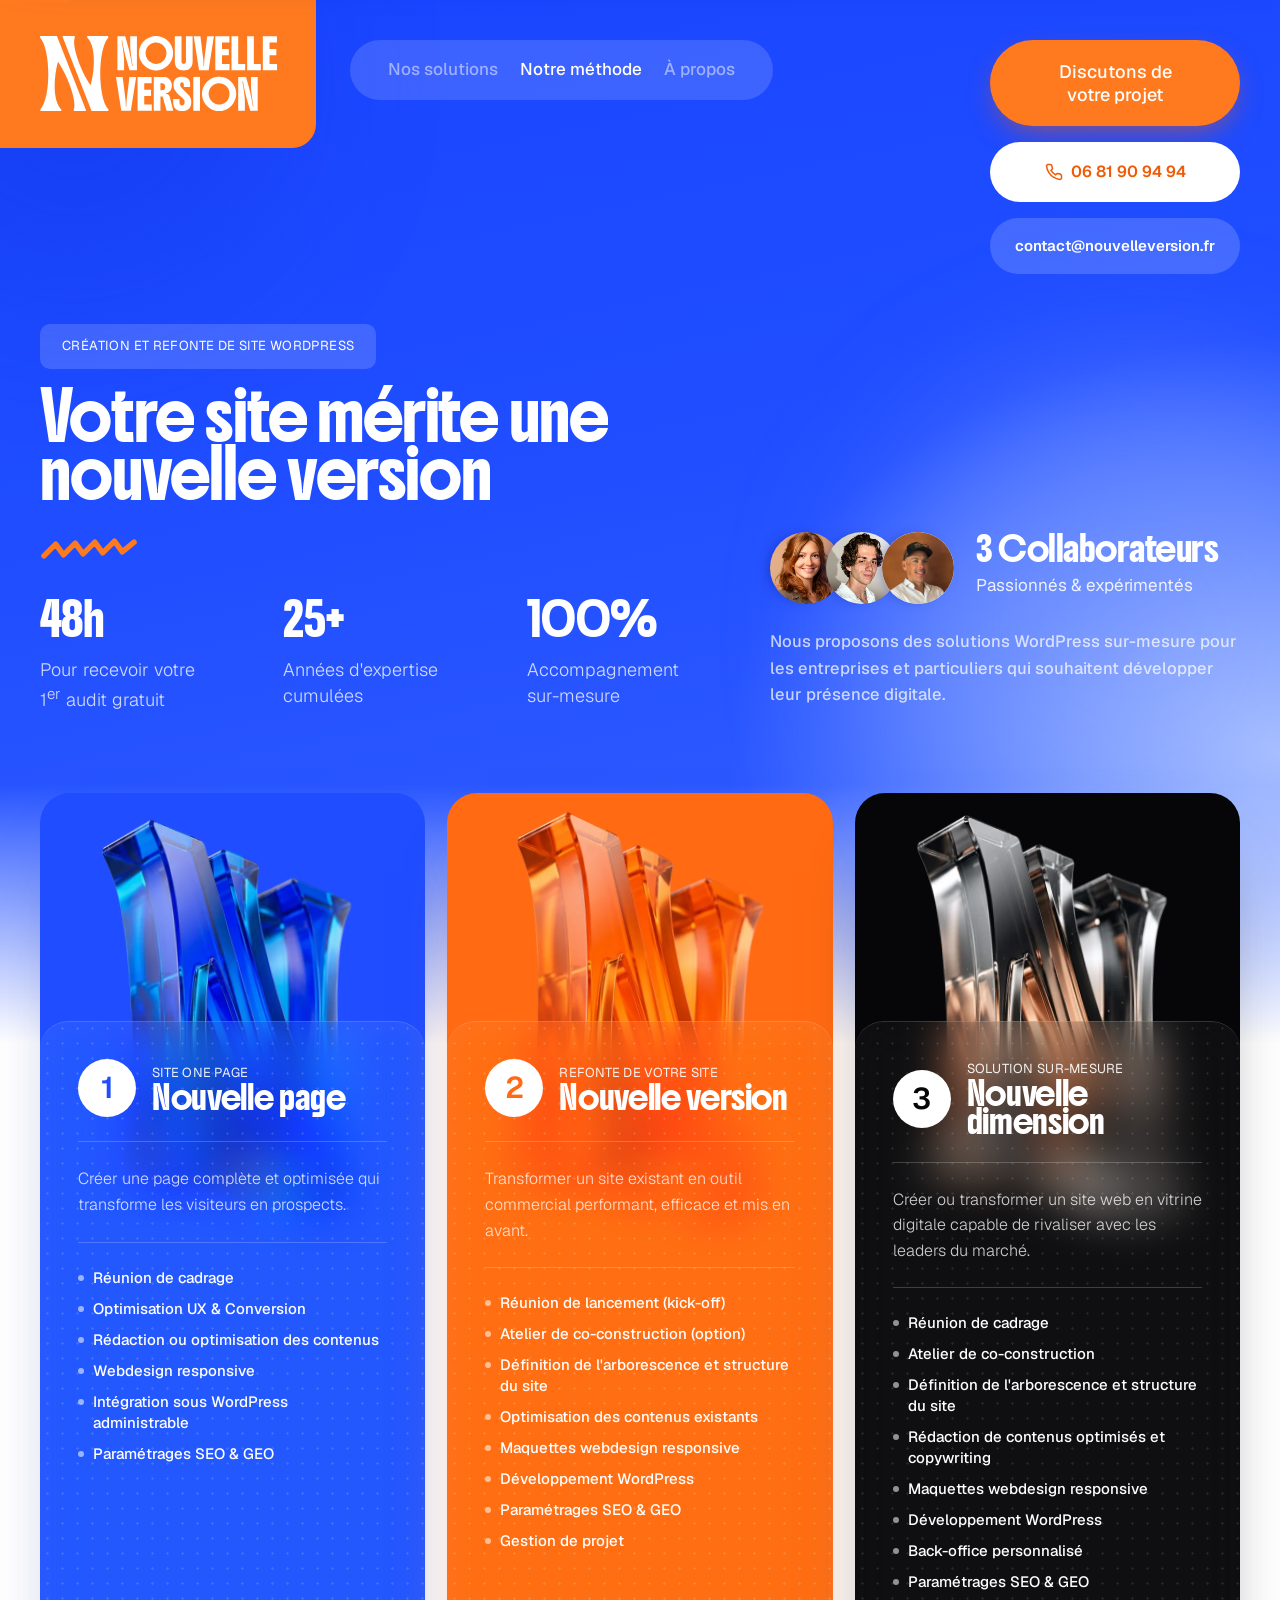
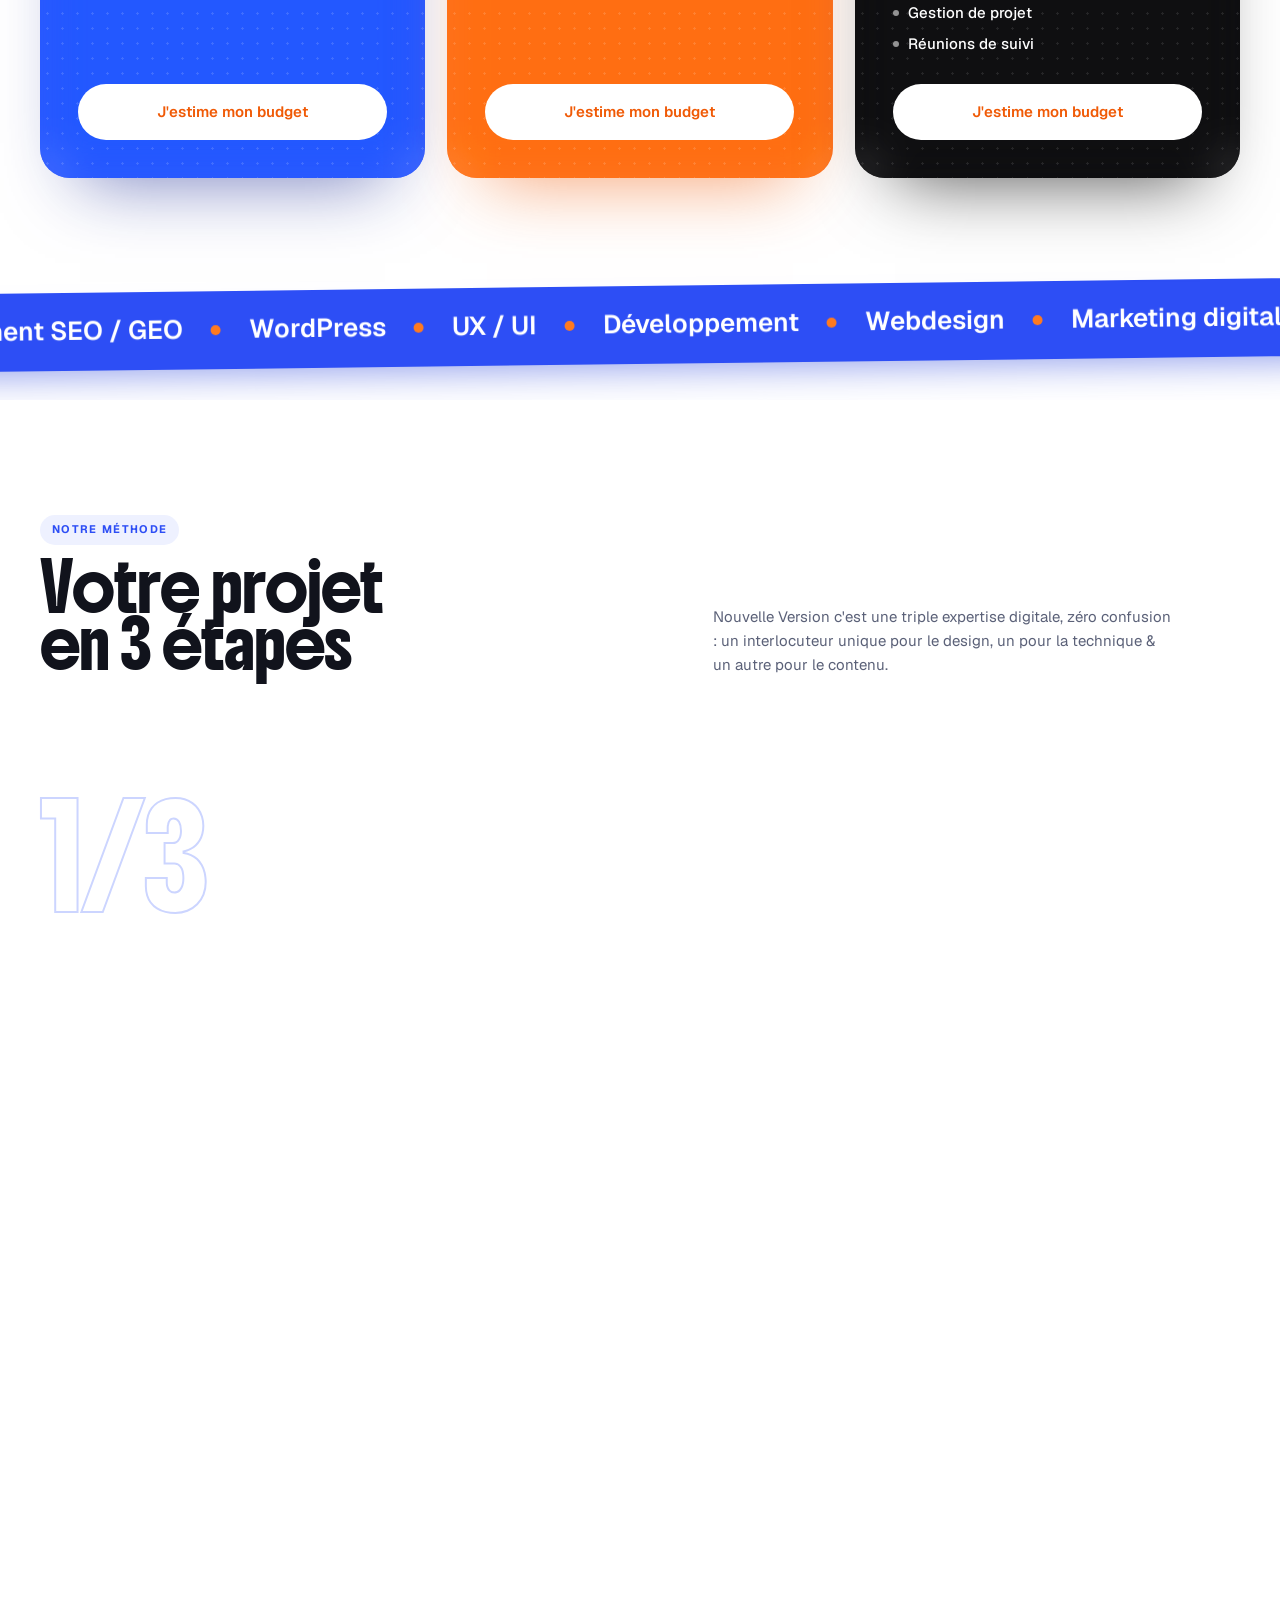
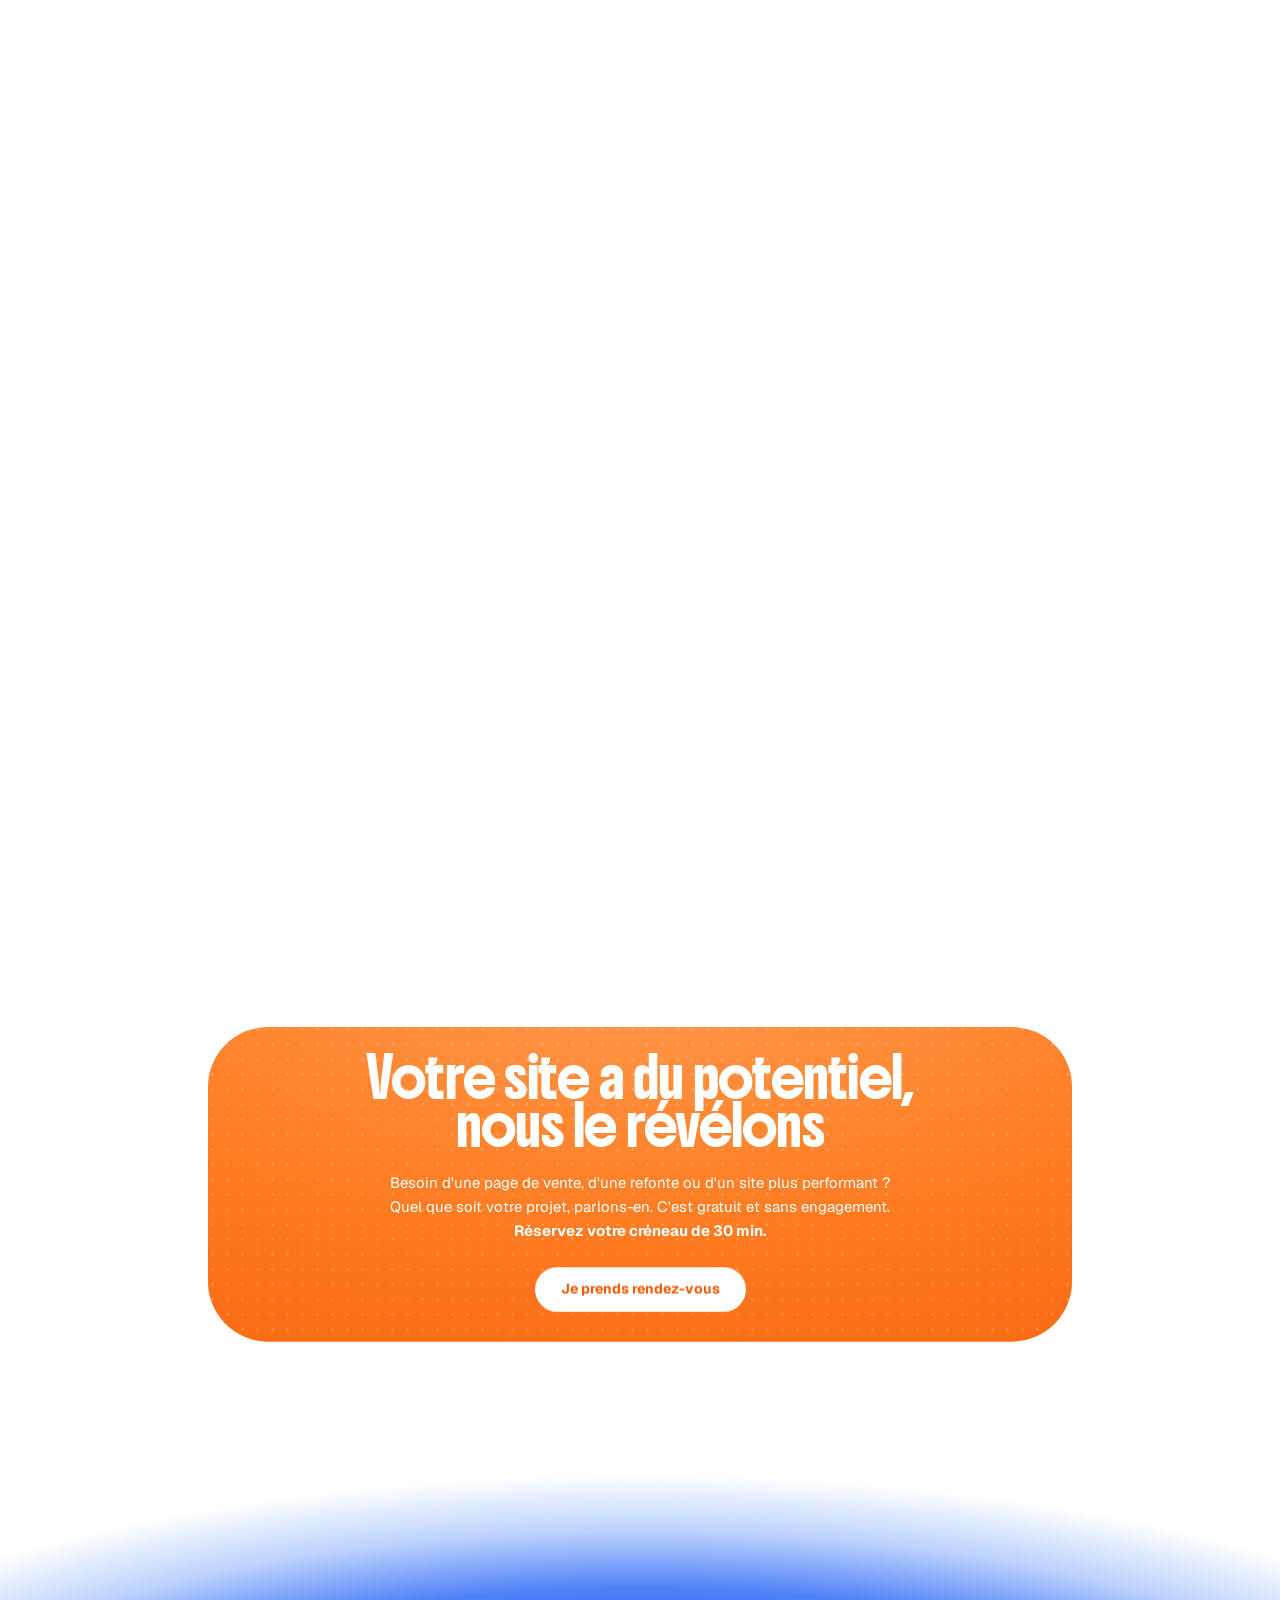
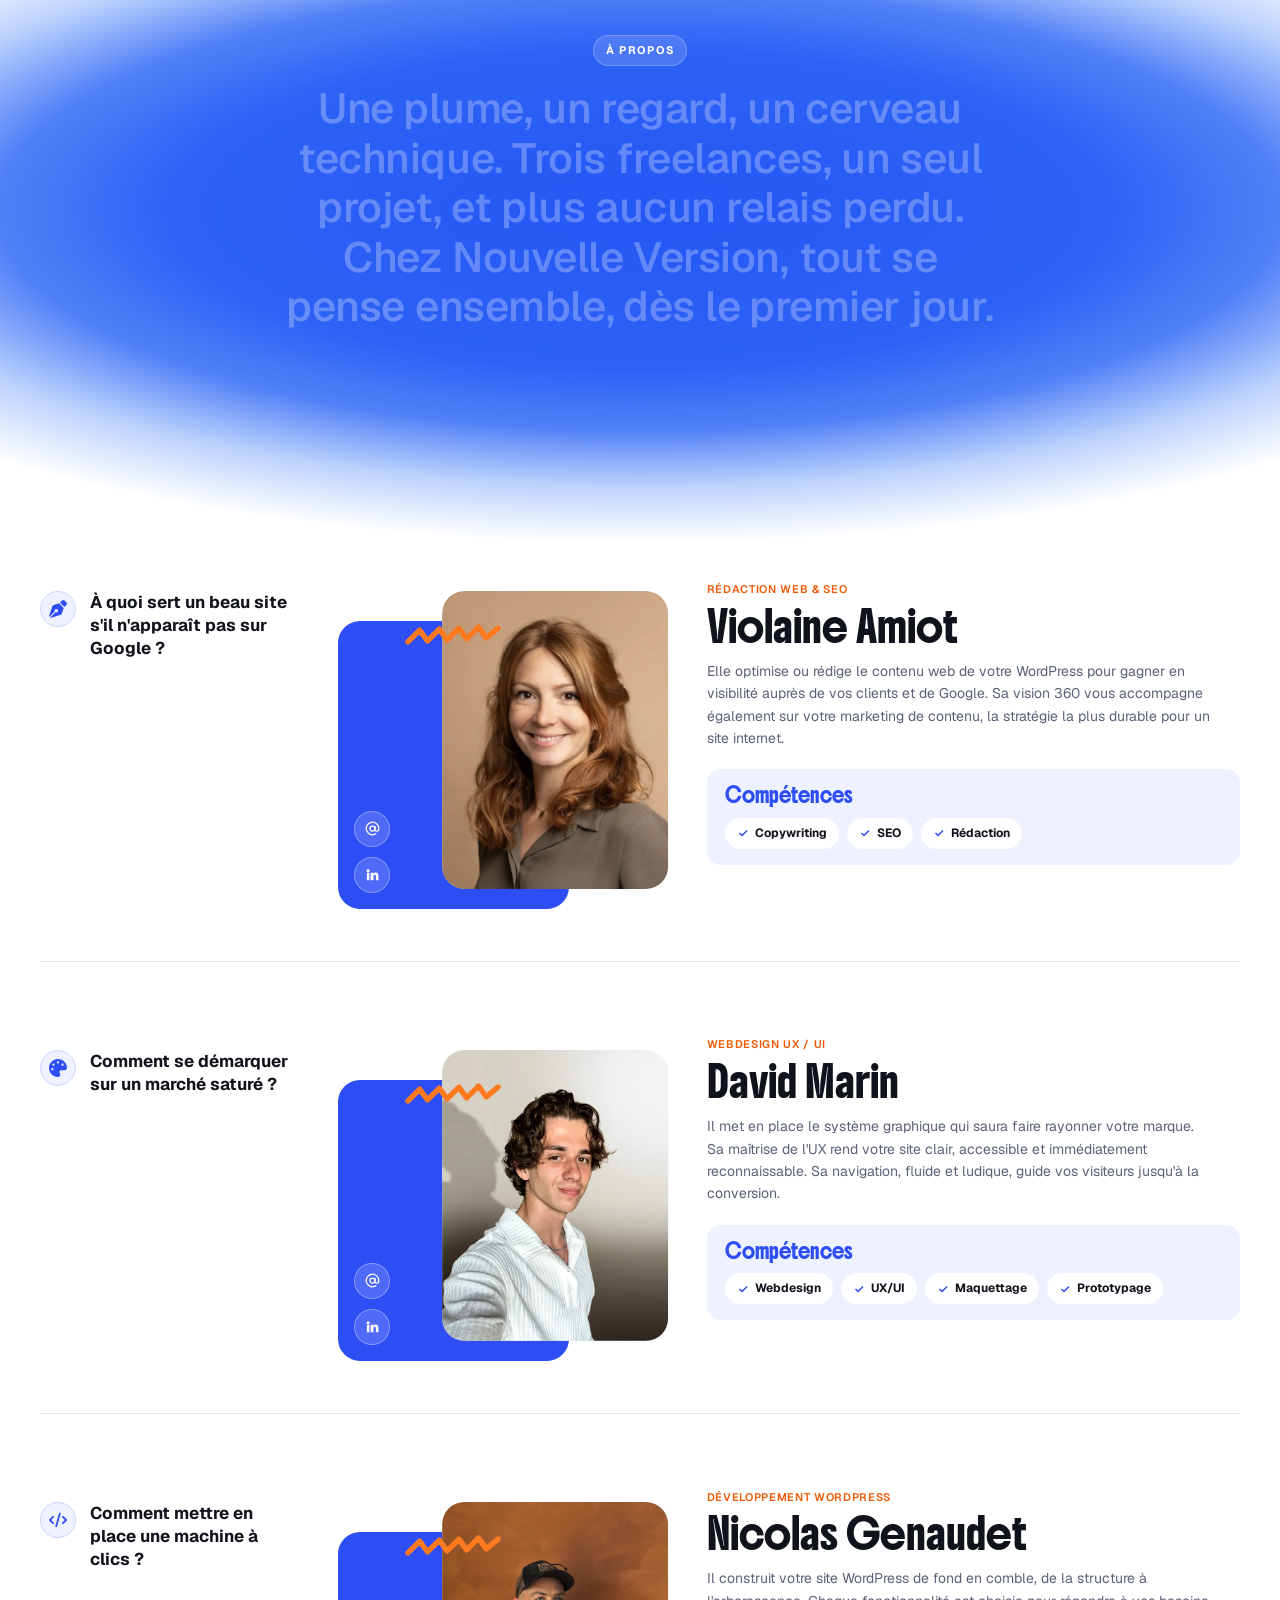
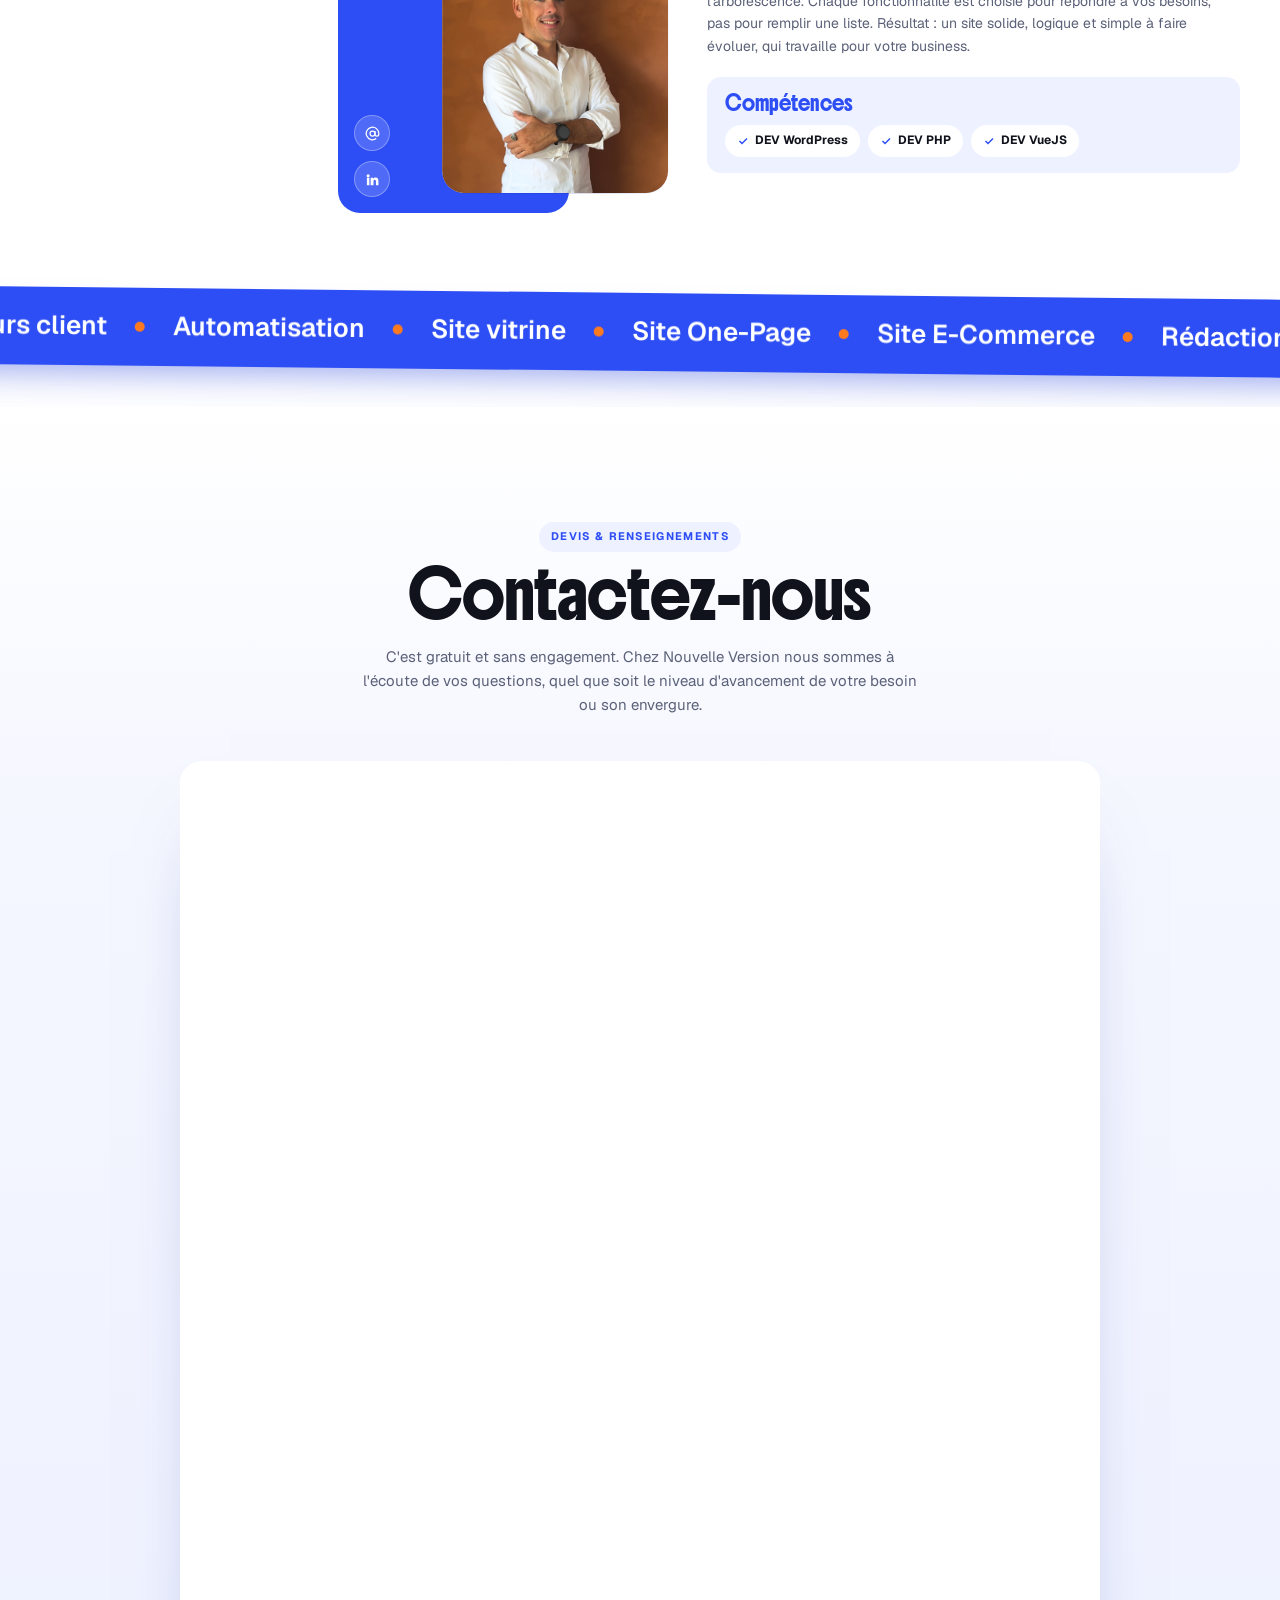
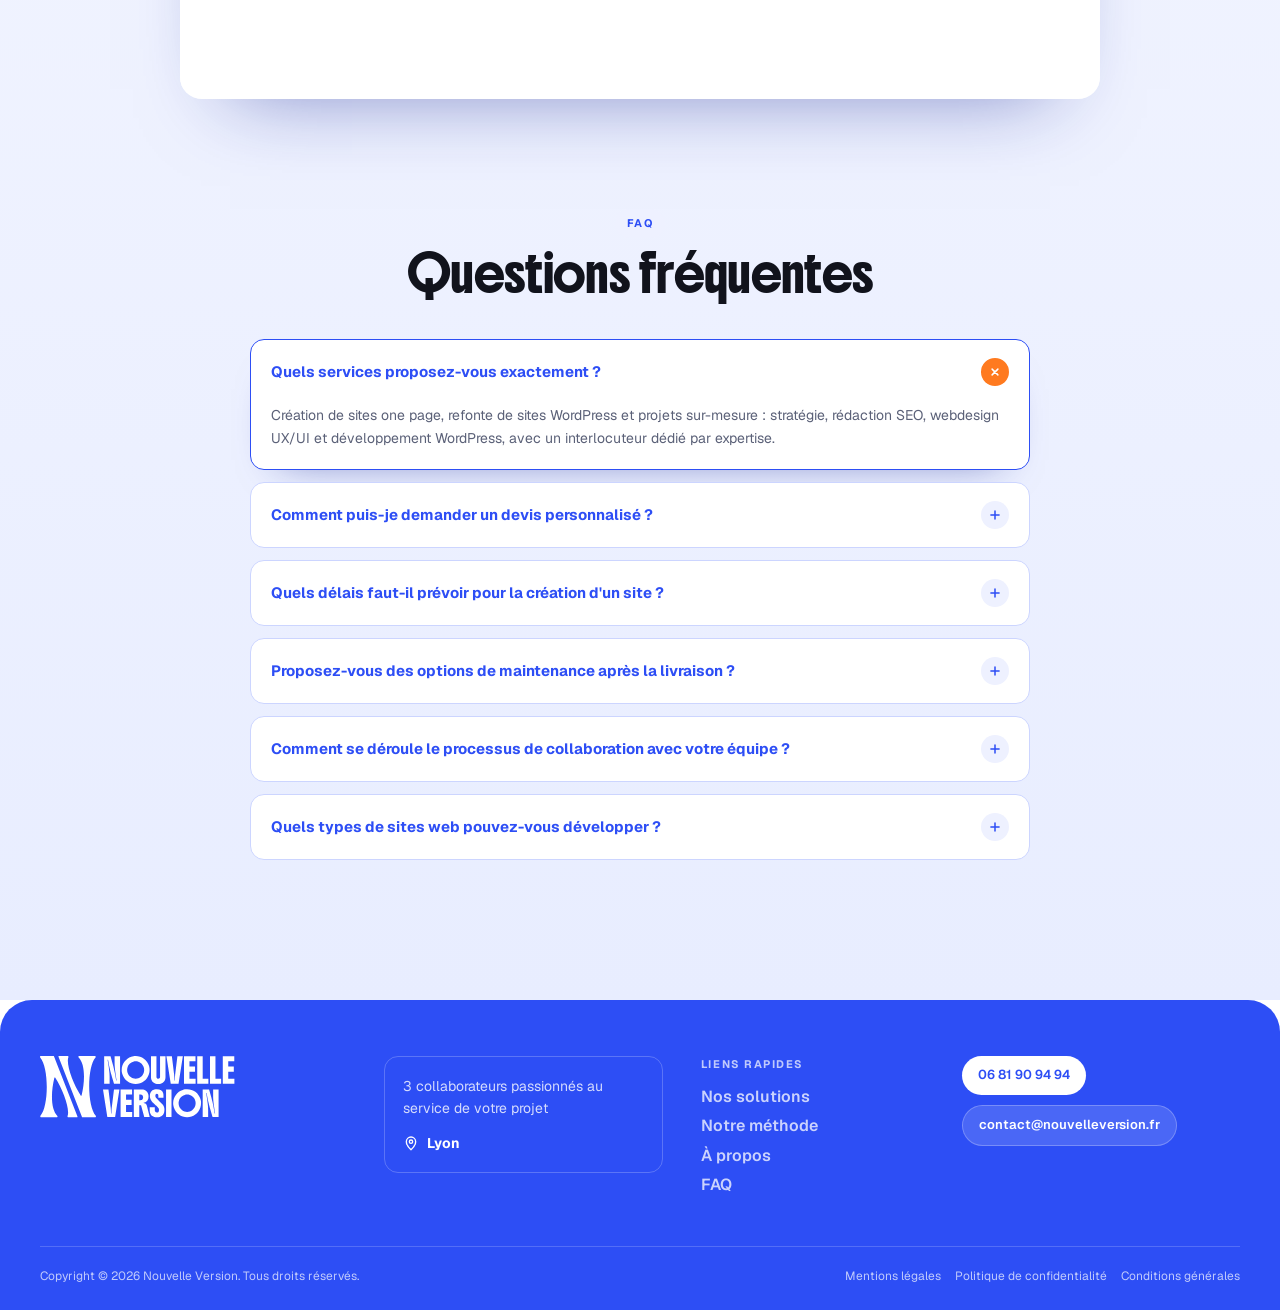
<file: index.html>
<!DOCTYPE html>
<html lang="fr">
<head>
<meta charset="utf-8">
<meta name="viewport" content="width=device-width, initial-scale=1, viewport-fit=cover">
<title>Agence web à Lyon · 3 freelances | Nouvelle Version</title>
<meta name="description" content="Agence web à Lyon : 3 freelances experts en création et refonte de sites WordPress, webdesign UX/UI et rédaction SEO. Audit gratuit sous 48 h.">
<meta name="robots" content="index, follow, max-image-preview:large">
<link rel="canonical" href="https://nouvelleversion.fr/">
<meta name="theme-color" content="#2D4EF5">
<link rel="icon" type="image/svg+xml" href="images/favicon.svg">
<meta property="og:type" content="website">
<meta property="og:locale" content="fr_FR">
<meta property="og:site_name" content="Nouvelle Version">
<meta property="og:title" content="Agence web à Lyon · 3 freelances | Nouvelle Version">
<meta property="og:description" content="Agence web à Lyon : 3 freelances experts en création et refonte de sites WordPress, webdesign UX/UI et rédaction SEO. Audit gratuit sous 48 h.">
<meta property="og:url" content="https://nouvelleversion.fr/">
<meta property="og:image" content="https://nouvelleversion.fr/images/partage-nouvelle-version.png">
<meta property="og:image:type" content="image/png">
<meta property="og:image:width" content="900">
<meta property="og:image:height" content="900">
<meta property="og:image:alt" content="Logo Nouvelle Version, agence web à Lyon">
<meta name="twitter:card" content="summary">
<meta name="twitter:title" content="Agence web à Lyon · 3 freelances | Nouvelle Version">
<meta name="twitter:description" content="Agence web à Lyon : 3 freelances experts en création et refonte de sites WordPress, webdesign UX/UI et rédaction SEO. Audit gratuit sous 48 h.">
<meta name="twitter:image" content="https://nouvelleversion.fr/images/partage-nouvelle-version.png">
<meta name="twitter:image:alt" content="Logo Nouvelle Version, agence web à Lyon">
<link rel="preload" href="fonts/geist-variable.ttf" as="font" type="font/ttf" crossorigin>
<script type="application/ld+json">
{
  "@context": "https://schema.org",
  "@graph": [
    {
      "@type": "ProfessionalService",
      "@id": "https://nouvelleversion.fr/#org",
      "name": "Nouvelle Version",
      "description": "Nouvelle Version est une agence web lyonnaise composée de trois freelances complémentaires : rédaction web SEO et GEO, webdesign UX/UI et développement WordPress. Création et refonte de sites internet à Lyon et partout en France.",
      "url": "https://nouvelleversion.fr/",
      "telephone": "+33681909494",
      "email": "contact@nouvelleversion.fr",
      "areaServed": [
        {
          "@type": "City",
          "name": "Lyon"
        },
        {
          "@type": "Country",
          "name": "France"
        }
      ],
      "address": {
        "@type": "PostalAddress",
        "addressLocality": "Lyon",
        "addressCountry": "FR"
      },
      "hasOfferCatalog": {
        "@type": "OfferCatalog",
        "name": "Nos solutions WordPress",
        "itemListElement": [
          {
            "@type": "Offer",
            "itemOffered": {
              "@type": "Service",
              "name": "Nouvelle page : site one page",
              "provider": {
                "@id": "https://nouvelleversion.fr/#org"
              },
              "areaServed": [
                {
                  "@type": "City",
                  "name": "Lyon"
                },
                {
                  "@type": "Country",
                  "name": "France"
                }
              ]
            }
          },
          {
            "@type": "Offer",
            "itemOffered": {
              "@type": "Service",
              "name": "Nouvelle version : refonte de site",
              "provider": {
                "@id": "https://nouvelleversion.fr/#org"
              },
              "areaServed": [
                {
                  "@type": "City",
                  "name": "Lyon"
                },
                {
                  "@type": "Country",
                  "name": "France"
                }
              ]
            }
          },
          {
            "@type": "Offer",
            "itemOffered": {
              "@type": "Service",
              "name": "Nouvelle dimension : site sur-mesure",
              "provider": {
                "@id": "https://nouvelleversion.fr/#org"
              },
              "areaServed": [
                {
                  "@type": "City",
                  "name": "Lyon"
                },
                {
                  "@type": "Country",
                  "name": "France"
                }
              ]
            }
          }
        ]
      },
      "member": [
        {
          "@type": "Person",
          "name": "Violaine Amiot",
          "jobTitle": "Rédactrice web & SEO",
          "@id": "https://nouvelleversion.fr/#violaine-amiot",
          "sameAs": [
            "https://www.linkedin.com/in/violaine-amiot-contentmanager/"
          ]
        },
        {
          "@type": "Person",
          "name": "David Marin",
          "jobTitle": "Webdesigner UX/UI",
          "@id": "https://nouvelleversion.fr/#david-marin"
        },
        {
          "@type": "Person",
          "name": "Nicolas Genaudet",
          "jobTitle": "Développeur WordPress",
          "@id": "https://nouvelleversion.fr/#nicolas-genaudet",
          "sameAs": [
            "https://www.linkedin.com/in/nicolas-genaudet"
          ]
        }
      ],
      "logo": "https://nouvelleversion.fr/images/logo-nouvelle-version.svg",
      "knowsAbout": [
        "Création de sites internet",
        "Refonte de sites WordPress",
        "Webdesign UX/UI",
        "Rédaction web SEO",
        "Optimisation GEO",
        "Développement WordPress",
        "WooCommerce"
      ]
    },
    {
      "@type": "WebSite",
      "@id": "https://nouvelleversion.fr/#website",
      "url": "https://nouvelleversion.fr/",
      "name": "Nouvelle Version",
      "inLanguage": "fr-FR",
      "publisher": {
        "@id": "https://nouvelleversion.fr/#org"
      }
    },
    {
      "@type": "WebPage",
      "@id": "https://nouvelleversion.fr/#webpage",
      "url": "https://nouvelleversion.fr/",
      "name": "Agence web à Lyon · 3 freelances | Nouvelle Version",
      "description": "Agence web à Lyon : 3 freelances experts en création et refonte de sites WordPress, webdesign UX/UI et rédaction SEO. Audit gratuit sous 48 h.",
      "inLanguage": "fr-FR",
      "isPartOf": {
        "@id": "https://nouvelleversion.fr/#website"
      },
      "about": {
        "@id": "https://nouvelleversion.fr/#org"
      },
      "mainEntity": {
        "@id": "https://nouvelleversion.fr/#org"
      }
    },
    {
      "@type": "FAQPage",
      "mainEntity": [
        {
          "@type": "Question",
          "name": "Quels services proposez-vous exactement ?",
          "acceptedAnswer": {
            "@type": "Answer",
            "text": "Création de sites one page, refonte de sites WordPress et projets sur-mesure : stratégie, rédaction SEO, webdesign UX/UI et développement WordPress, avec un interlocuteur dédié par expertise."
          }
        },
        {
          "@type": "Question",
          "name": "Comment puis-je demander un devis personnalisé ?",
          "acceptedAnswer": {
            "@type": "Answer",
            "text": "Remplissez le formulaire de contact ou réservez un créneau de 30 minutes. Vous recevez un premier audit gratuit sous 48h, puis un devis détaillé."
          }
        },
        {
          "@type": "Question",
          "name": "Quels délais faut-il prévoir pour la création d'un site ?",
          "acceptedAnswer": {
            "@type": "Answer",
            "text": "En moyenne 2 à 3 semaines pour une page unique, 4 à 8 semaines pour une refonte, davantage pour un projet sur-mesure. Le planning est fixé dès la réunion de cadrage."
          }
        },
        {
          "@type": "Question",
          "name": "Proposez-vous des options de maintenance après la livraison ?",
          "acceptedAnswer": {
            "@type": "Answer",
            "text": "Oui : mises à jour WordPress, sauvegardes, sécurité, petites évolutions et optimisation SEO continue."
          }
        },
        {
          "@type": "Question",
          "name": "Comment se déroule le processus de collaboration avec votre équipe ?",
          "acceptedAnswer": {
            "@type": "Answer",
            "text": "Réunion de cadrage, atelier de co-construction, maquettes validées ensemble, développement, puis prise en main de votre back-office."
          }
        },
        {
          "@type": "Question",
          "name": "Quels types de sites web pouvez-vous développer ?",
          "acceptedAnswer": {
            "@type": "Answer",
            "text": "Sites vitrines, one page, e-commerce WooCommerce, blogs et sites de contenu, avec parcours client et automatisations sur-mesure."
          }
        }
      ],
      "@id": "https://nouvelleversion.fr/#faq",
      "isPartOf": {
        "@id": "https://nouvelleversion.fr/#webpage"
      }
    }
  ]
}
</script>
<link rel="stylesheet" href="css/style.css?v=20261118-2">
</head>
<body>
<div class="progress" aria-hidden="true"></div>
<div class="cursor" aria-hidden="true"></div>

<!-- ================= HEADER ================= -->
<header class="site-header" id="header">
  <div class="hdr">
    <a class="logo" href="#top" aria-label="Nouvelle Version, retour à l'accueil"><svg class="logo-mark" viewBox="0 0 70 77" fill="currentColor" aria-hidden="true" focusable="false"><path d="M16.8437 0H0.63045C0.0455685 0 -0.223373 1.26453 0.222911 1.76341C10.9965 13.8066 11.1687 62.1993 0.542843 74.1205C0.085733 74.6333 0.368325 76.0526 0.968307 76.0526H21.1929C21.7807 76.0526 22.0159 74.8288 21.543 74.3682C13.2797 66.3205 13.4648 44.9869 17.8649 27.0724C17.9933 26.5496 18.4969 26.4079 18.7713 26.8214C28.3603 41.2701 37.4956 66.2324 34.2493 74.5549C34.0177 75.1486 34.3179 76.0764 34.8239 76.0764H46.0476C46.4569 76.0764 46.7209 75.5044 46.5331 75.0245L17.3292 0.39024C17.2354 0.150559 17.0481 0 16.8437 0Z" /><path d="M52.6548 76.0764H68.868C69.4529 76.0764 69.7218 74.8119 69.2755 74.313C58.502 62.2698 58.3298 13.877 68.9556 1.95588C69.4127 1.44304 69.1301 0.0238152 68.5301 0.0238152H48.3055C47.7177 0.0238152 47.4825 1.24758 47.9554 1.70816C56.2187 9.75585 56.0336 31.0895 51.6336 49.004C51.5051 49.5268 51.0015 49.6685 50.7271 49.255C41.1381 34.8063 32.0028 9.84402 35.2492 1.52152C35.4808 0.927791 35.1806 2.20053e-05 34.6745 2.20053e-05H23.4509C23.0416 2.20053e-05 22.7776 0.571988 22.9654 1.05192L52.1693 75.6861C52.263 75.9258 52.4504 76.0764 52.6548 76.0764Z" /></svg><svg class="logo-word" viewBox="0 0 164 77" fill="currentColor" aria-hidden="true" focusable="false"><path d="M130.589 67.3979V75.7882H123.814V41.4776H131.743L134.309 50.7039C134.54 51.492 134.78 52.3762 135.03 53.3565C135.28 54.3176 135.52 55.2883 135.75 56.2686C135.981 57.2297 136.173 58.0851 136.327 58.8347C136.673 60.4301 136.981 61.9102 137.25 63.2749C137.519 64.6396 137.788 66.0428 138.057 67.4844C138.172 68.1764 138.278 68.8492 138.374 69.5027C138.47 70.1755 138.566 70.829 138.663 71.4633H139.239C139.085 70.4446 138.941 69.5315 138.807 68.7242C138.672 67.8977 138.538 67.0519 138.403 66.187C138.269 65.322 138.124 64.2936 137.971 63.1019C137.836 62.2561 137.701 61.3047 137.567 60.2475C137.432 59.1711 137.307 58.1139 137.192 57.0759C137.077 56.0187 137 55.0865 136.961 54.2792C136.904 53.568 136.856 52.876 136.817 52.2032C136.798 51.5113 136.788 50.8481 136.788 50.2138V41.4776H143.564V75.7882H136.068L133.415 66.879C133.223 66.2639 133.002 65.495 132.752 64.5724C132.502 63.6497 132.233 62.6694 131.945 61.6314C131.675 60.5743 131.426 59.5363 131.195 58.5175C130.868 57.1144 130.541 55.6727 130.215 54.1927C129.888 52.6934 129.6 51.2229 129.35 49.7813C129.215 49.0893 129.09 48.407 128.975 47.7342C128.86 47.0614 128.754 46.4175 128.658 45.8024H128.081C128.273 47.0518 128.485 48.3781 128.715 49.7813C128.946 51.1653 129.177 52.6357 129.407 54.1927C129.6 55.692 129.792 57.2105 129.984 58.7482C130.176 60.2667 130.33 61.7564 130.445 63.2172C130.484 63.9477 130.513 64.6685 130.532 65.3797C130.57 66.0716 130.589 66.7444 130.589 67.3979Z" /><path d="M87.1189 58.431C87.1189 56.5281 87.4168 54.7309 88.0127 53.0394C88.6086 51.3286 89.4447 49.7429 90.5211 48.282C91.5783 46.8404 92.8373 45.591 94.2982 44.5338C95.7782 43.4766 97.364 42.6597 99.0555 42.083C99.9013 41.7947 100.776 41.5737 101.679 41.4199C102.602 41.2661 103.534 41.1892 104.476 41.1892C106.417 41.1892 108.243 41.4968 109.954 42.1119C111.665 42.7077 113.231 43.5151 114.654 44.5338C116.288 45.7448 117.614 47.0999 118.633 48.5992C119.652 50.0792 120.411 51.5497 120.911 53.0105C121.199 53.8755 121.42 54.7597 121.574 55.6631C121.727 56.5665 121.804 57.4892 121.804 58.431C121.804 60.3148 121.506 62.1504 120.911 63.938C120.334 65.7257 119.517 67.3595 118.46 68.8396C117.383 70.3004 116.105 71.5786 114.625 72.6743C113.164 73.7507 111.598 74.5772 109.925 75.1539C108.176 75.769 106.36 76.0765 104.476 76.0765C102.554 76.0765 100.728 75.769 98.9979 75.1539C97.2679 74.5388 95.6918 73.7026 94.2694 72.6454C92.8277 71.569 91.5687 70.31 90.4923 68.8684C89.4351 67.4268 88.6086 65.7929 88.0127 63.9669C87.7244 63.1019 87.5033 62.2081 87.3496 61.2855C87.1958 60.3436 87.1189 59.3921 87.1189 58.431ZM93.8945 58.4887C93.8945 59.6612 94.0771 60.8145 94.4423 61.9486C94.8076 63.0827 95.3073 64.0822 95.9416 64.9472C96.6336 65.9083 97.4217 66.7252 98.3059 67.3979C99.1901 68.0515 100.142 68.5416 101.16 68.8684C102.237 69.2528 103.352 69.445 104.505 69.445C105.658 69.445 106.763 69.2624 107.821 68.8972C108.878 68.5128 109.839 67.9842 110.704 67.3114C111.569 66.6579 112.328 65.8794 112.982 64.976C113.635 64.0534 114.135 63.0442 114.481 61.9486C114.654 61.4104 114.788 60.853 114.885 60.2763C114.981 59.6997 115.029 59.1038 115.029 58.4887C115.029 57.3546 114.846 56.2494 114.481 55.173C114.116 54.0773 113.616 53.097 112.982 52.2321C111.636 50.406 109.906 49.1182 107.792 48.3685C106.735 48.0033 105.639 47.8207 104.505 47.8207C103.582 47.8207 102.583 47.9745 101.506 48.282C100.43 48.5703 99.3535 49.1086 98.2771 49.8966C97.3929 50.5502 96.6144 51.319 95.9416 52.2032C95.2881 53.0874 94.7883 54.0581 94.4423 55.1153C94.2693 55.6535 94.1348 56.2109 94.0387 56.7876C93.9426 57.345 93.8945 57.9121 93.8945 58.4887Z" /><path d="M78.3116 75.7882V41.4776H85.0873V75.7882H78.3116Z" /><path d="M68.7589 51.7707V49.7525C68.7589 47.888 68.1342 46.9557 66.8848 46.9557C66.3082 46.9557 65.8565 47.1768 65.5297 47.6189C65.2029 48.061 65.0395 48.6953 65.0395 49.5218C65.0395 49.7717 65.0588 50.0408 65.0972 50.3291C65.1549 50.6175 65.2798 50.925 65.472 51.2518C65.6258 51.5401 65.8565 51.8861 66.164 52.2897C66.4715 52.6742 66.856 53.0874 67.3173 53.5295C67.548 53.7794 67.8074 54.0389 68.0958 54.308C68.3649 54.5963 68.6724 54.8943 69.0184 55.2018C70.0564 56.1437 71.0078 57.0663 71.8728 57.9697C72.757 58.8731 73.4778 59.6708 74.0353 60.3628C74.5927 61.0932 75.0348 61.7948 75.3615 62.4676C75.6883 63.1403 75.9286 63.8323 76.0824 64.5435C76.1593 64.9087 76.2073 65.2836 76.2265 65.668C76.265 66.0524 76.2842 66.4561 76.2842 66.8789C76.2842 68.0322 76.1592 69.099 75.9094 70.0793C75.6595 71.0404 75.2751 71.9054 74.7561 72.6743C74.2755 73.4047 73.6412 74.0294 72.8531 74.5484C72.0843 75.0674 71.2385 75.4422 70.3159 75.6728C69.2971 75.9419 68.2015 76.0765 67.029 76.0765C64.6647 76.0765 62.7426 75.5671 61.2625 74.5484C59.8016 73.5489 58.8309 72.0592 58.3504 70.0793C58.1005 69.1183 57.9756 68.013 57.9756 66.7636V63.7362H64.3187V66.7924C64.3187 67.9073 64.5494 68.7723 65.0107 69.3874C65.4336 70.0025 66.0871 70.31 66.9713 70.31C67.2789 70.31 67.5768 70.2716 67.8651 70.1947C68.1534 70.0986 68.3937 69.9544 68.5859 69.7622C68.7589 69.5892 68.9223 69.3778 69.0761 69.1279C69.2299 68.8588 69.3452 68.532 69.4221 68.1476C69.4413 67.9746 69.4605 67.792 69.4797 67.5998C69.499 67.3883 69.5086 67.1769 69.5086 66.9654C69.5086 66.5618 69.4797 66.2158 69.4221 65.9275C69.3644 65.6199 69.2491 65.2932 69.0761 64.9472C68.8839 64.6012 68.6148 64.2456 68.2688 63.8804C67.942 63.5152 67.5576 63.1115 67.1155 62.6694C66.8656 62.4387 66.5869 62.1889 66.2793 61.9198C65.991 61.6507 65.6738 61.3623 65.3279 61.0548C64.2514 60.0937 63.3096 59.2191 62.5023 58.431C61.7142 57.6237 61.0414 56.8453 60.484 56.0956C59.9266 55.3652 59.4845 54.6636 59.1577 53.9908C58.8502 53.2989 58.6195 52.5973 58.4657 51.8861C58.3889 51.5401 58.3312 51.1749 58.2927 50.7904C58.2735 50.406 58.2639 50.012 58.2639 49.6083C58.2639 48.5511 58.3696 47.5708 58.5811 46.6674C58.8117 45.7448 59.1673 44.9375 59.6479 44.2455C60.5897 42.9 61.9545 41.9965 63.7421 41.5352C64.6263 41.3046 65.6354 41.1892 66.7695 41.1892C68.9223 41.1892 70.6907 41.6217 72.0747 42.4867C72.536 42.775 73.0261 43.2267 73.5451 43.8418C74.0641 44.4569 74.4677 45.2931 74.7561 46.3502C74.9867 47.2152 75.1021 48.1763 75.1021 49.2335V51.7707H68.7589Z" /><path d="M56.5802 50.4156C56.5802 52.1263 56.2246 53.5872 55.5134 54.7982C55.1866 55.3748 54.783 55.8842 54.3024 56.3263C53.8411 56.7684 53.2645 57.1432 52.5725 57.4507C51.919 57.7198 51.2174 57.8928 50.4677 57.9697V58.431C51.1597 58.431 51.8613 58.6521 52.5725 59.0942C53.2453 59.5363 53.7739 60.1225 54.1583 60.853C54.2544 61.0452 54.3313 61.2374 54.3889 61.4296C54.4658 61.6218 54.5331 61.8141 54.5908 62.0063L58.0218 75.7882H51.2462L47.2385 61.2855H45.0472V75.7882H38.2716V41.4776H48.363C49.2856 41.4776 50.1698 41.6217 51.0155 41.9101C51.8805 42.1792 52.659 42.5828 53.351 43.121C54.043 43.6784 54.6196 44.3128 55.0809 45.024C55.5615 45.7352 55.9363 46.5521 56.2054 47.4747C56.4553 48.4166 56.5802 49.3969 56.5802 50.4156ZM45.0472 54.9423H46.633C46.9982 54.9423 47.3442 54.8943 47.671 54.7982C48.017 54.702 48.3341 54.5483 48.6225 54.3368C49.1222 53.9332 49.4778 53.3565 49.6893 52.6069C49.7661 52.2801 49.8046 51.8765 49.8046 51.3959C49.8046 50.3003 49.5259 49.4353 48.9684 48.801C48.411 48.1475 47.6325 47.8207 46.633 47.8207H45.0472V54.9423Z" /><path d="M36.2579 75.7882H21.8417V41.4776H36.1137V47.8207H28.6173V54.3657H35.5371V60.7088H28.6173V69.445H36.2579V75.7882Z" /><path d="M6.77562 41.4776L9.48588 63.5921C9.52432 63.8035 9.56276 64.0918 9.60121 64.457C9.63965 64.8222 9.66848 65.2067 9.6877 65.6103C9.72615 65.9948 9.75498 66.3311 9.7742 66.6195C9.81264 67.1577 9.84148 67.7055 9.8607 68.2629C9.87992 68.8203 9.89914 69.3682 9.91836 69.9064C9.91836 70.1755 9.91836 70.4349 9.91836 70.6848V71.4633H10.495C10.495 71.0212 10.495 70.6464 10.495 70.3388C10.5142 70.0313 10.5238 69.7237 10.5238 69.4162C10.5431 69.1087 10.5623 68.7242 10.5815 68.2629C10.5815 67.7631 10.6007 67.2249 10.6392 66.6483C10.6776 66.0716 10.7257 65.5334 10.7833 65.0337C10.8026 64.7838 10.8218 64.5339 10.841 64.284C10.8602 64.0534 10.8891 63.8227 10.9275 63.5921L13.6377 41.4776H20.4134L15.0505 75.7882H5.36283L0 41.4776H6.77562Z" /><path d="M163.191 34.599H148.775V0.288361H163.047V6.6315H155.551V13.1765H162.471V19.5196H155.551V28.2558H163.191V34.599Z" /><path d="M132.909 34.599V0.288361H139.684V28.2558H146.748V34.599H132.909Z" /><path d="M117.042 34.599V0.288361H123.817V28.2558H130.881V34.599H117.042Z" /><path d="M115.028 34.599H100.612V0.288361H114.884V6.6315H107.387V13.1765H114.307V19.5196H107.387V28.2558H115.028V34.599Z" /><path d="M85.5454 0.288361L88.2556 22.4028C88.2941 22.6143 88.3325 22.9026 88.371 23.2678C88.4094 23.633 88.4383 24.0175 88.4575 24.4211C88.4959 24.8055 88.5248 25.1419 88.544 25.4303C88.5824 25.9685 88.6113 26.5163 88.6305 27.0737C88.6497 27.6311 88.6689 28.1789 88.6881 28.7171C88.6881 28.9863 88.6881 29.2457 88.6881 29.4956V30.2741H89.2648C89.2648 29.832 89.2648 29.4572 89.2648 29.1496C89.284 28.8421 89.2936 28.5345 89.2936 28.227C89.3128 27.9195 89.3321 27.535 89.3513 27.0737C89.3513 26.5739 89.3705 26.0357 89.4089 25.4591C89.4474 24.8824 89.4954 24.3442 89.5531 23.8445C89.5723 23.5946 89.5916 23.3447 89.6108 23.0948C89.63 22.8642 89.6588 22.6335 89.6973 22.4028L92.4075 0.288361H99.1831L93.8203 34.599H84.1326L78.7698 0.288361H85.5454Z" /><path d="M59.6077 26.1222V0.288361H66.3833V26.1222C66.3833 26.622 66.5371 27.0545 66.8446 27.4197C66.9599 27.5927 67.1041 27.7465 67.2771 27.881C67.4693 27.9963 67.6904 28.0828 67.9402 28.1405C68.1709 28.2174 68.4016 28.2558 68.6322 28.2558C69.2473 28.2558 69.7663 28.0732 70.1892 27.708C70.6313 27.3236 70.8523 26.795 70.8523 26.1222V0.288361H77.6279V26.1222C77.6279 28.275 77.109 30.0627 76.071 31.4851C75.5328 32.2155 74.9081 32.8306 74.1969 33.3303C73.4857 33.8109 72.6495 34.1953 71.6885 34.4836C70.7658 34.7527 69.7471 34.8873 68.6322 34.8873C67.4597 34.8873 66.4121 34.7527 65.4895 34.4836C64.5861 34.1953 63.7788 33.8109 63.0676 33.3303C61.5683 32.3116 60.5495 30.8892 60.0113 29.0631C59.7422 28.1597 59.6077 27.1794 59.6077 26.1222Z" /><path d="M23.2009 17.2418C23.2009 15.3389 23.4989 13.5416 24.0947 11.8501C24.6906 10.1394 25.5267 8.55363 26.6032 7.09278C27.6603 5.65116 28.9194 4.40175 30.3802 3.34456C31.8603 2.28737 33.4461 1.47045 35.1376 0.893806C35.9833 0.605482 36.8579 0.384433 37.7613 0.23066C38.684 0.0768867 39.6162 0 40.5581 0C42.4994 0 44.3255 0.307546 46.0362 0.922637C47.7469 1.51851 49.3135 2.32582 50.7359 3.34456C52.3698 4.55553 53.696 5.91065 54.7148 7.40994C55.7335 8.89 56.4928 10.3605 56.9926 11.8213C57.2809 12.6863 57.5019 13.5705 57.6557 14.4739C57.8095 15.3773 57.8864 16.2999 57.8864 17.2418C57.8864 19.1255 57.5884 20.9612 56.9926 22.7488C56.4159 24.5364 55.599 26.1702 54.5418 27.6503C53.4654 29.1112 52.1871 30.3894 50.7071 31.485C49.2462 32.5614 47.6797 33.388 46.0074 33.9646C44.2582 34.5797 42.4418 34.8873 40.5581 34.8873C38.6359 34.8873 36.8098 34.5797 35.0799 33.9646C33.3499 33.3495 31.7738 32.5134 30.3514 31.4562C28.9098 30.3798 27.6507 29.1208 26.5743 27.6791C25.5171 26.2375 24.6906 24.6037 24.0947 22.7776C23.8064 21.9127 23.5854 21.0189 23.4316 20.0962C23.2778 19.1544 23.2009 18.2029 23.2009 17.2418ZM29.9766 17.2995C29.9766 18.472 30.1592 19.6253 30.5244 20.7594C30.8896 21.8934 31.3893 22.893 32.0237 23.7579C32.7156 24.719 33.5037 25.5359 34.3879 26.2087C35.2721 26.8622 36.2236 27.3524 37.2423 27.6791C38.3187 28.0636 39.4336 28.2558 40.5869 28.2558C41.7402 28.2558 42.8454 28.0732 43.9026 27.708C44.9598 27.3235 45.9209 26.795 46.7859 26.1222C47.6508 25.4687 48.4101 24.6902 49.0636 23.7868C49.7172 22.8641 50.2169 21.855 50.5629 20.7594C50.7359 20.2212 50.8705 19.6637 50.9666 19.0871C51.0627 18.5104 51.1107 17.9146 51.1107 17.2995C51.1107 16.1654 50.9281 15.0601 50.5629 13.9837C50.1977 12.8881 49.6979 11.9078 49.0636 11.0428C47.7181 9.21677 45.9882 7.92892 43.8738 7.17928C42.8166 6.81407 41.721 6.63146 40.5869 6.63146C39.6643 6.63146 38.6647 6.78523 37.5883 7.09278C36.5119 7.3811 35.4355 7.91931 34.3591 8.7074C33.4749 9.36093 32.6964 10.1298 32.0237 11.014C31.3701 11.8982 30.8704 12.8689 30.5244 13.9261C30.3514 14.4643 30.2168 15.0217 30.1207 15.5984C30.0246 16.1558 29.9766 16.7228 29.9766 17.2995Z" /><path d="M8.21703 26.2087V34.599H1.44141V0.288361H9.37033L11.9364 9.51474C12.1671 10.3028 12.4073 11.187 12.6572 12.1673C12.9071 13.1284 13.1474 14.0991 13.378 15.0794C13.6087 16.0405 13.8009 16.8958 13.9547 17.6455C14.3007 19.2409 14.6082 20.721 14.8773 22.0857C15.1464 23.4504 15.4155 24.8536 15.6846 26.2952C15.8 26.9872 15.9057 27.66 16.0018 28.3135C16.0979 28.9863 16.194 29.6398 16.2901 30.2741H16.8668C16.713 29.2554 16.5688 28.3423 16.4343 27.535C16.2997 26.7085 16.1652 25.8627 16.0306 24.9978C15.8961 24.1328 15.7519 23.1044 15.5981 21.9127C15.4636 21.0669 15.329 20.1155 15.1945 19.0583C15.0599 17.9819 14.935 16.9247 14.8197 15.8867C14.7043 14.8295 14.6274 13.8973 14.589 13.09C14.5313 12.3788 14.4833 11.6868 14.4448 11.014C14.4256 10.3221 14.416 9.65891 14.416 9.02459V0.288361H21.1916V34.599H13.6952L11.0426 25.6897C10.8504 25.0747 10.6293 24.3058 10.3795 23.3831C10.1296 22.4605 9.86048 21.4802 9.57216 20.4422C9.30305 19.385 9.05317 18.3471 8.82251 17.3283C8.49575 15.9252 8.16898 14.4835 7.84221 13.0035C7.51544 11.5042 7.22712 10.0337 6.97724 8.5921C6.84268 7.90013 6.71774 7.21776 6.60241 6.545C6.48708 5.87224 6.38137 5.22832 6.28526 4.61323H5.70861C5.90082 5.86263 6.11226 7.18893 6.34292 8.5921C6.57358 9.97606 6.80424 11.4465 7.0349 13.0035C7.22712 14.5028 7.41933 16.0213 7.61155 17.559C7.80377 19.0775 7.95754 20.5672 8.07287 22.028C8.11131 22.7584 8.14014 23.4793 8.15937 24.1905C8.19781 24.8824 8.21703 25.5552 8.21703 26.2087Z" /></svg></a>
    <nav class="nav-pill" aria-label="Navigation principale">
      <a href="#solutions" data-target="solutions">Nos solutions</a>
      <a href="#methode" data-target="methode">Notre méthode</a>
      <a href="#apropos" data-target="apropos">À propos</a>
    </nav>
    <div class="hdr-right">
      <a class="btn btn-orange btn-cta magnetic" href="#contact">Discutons de votre projet</a>
      <a class="pill pill--white" href="tel:+33681909494"><svg viewBox="0 0 24 24" fill="none" stroke="currentColor" stroke-width="2" aria-hidden="true"><path d="M22 16.9v3a2 2 0 0 1-2.2 2 19.8 19.8 0 0 1-8.6-3.1 19.5 19.5 0 0 1-6-6A19.8 19.8 0 0 1 2.1 4.2 2 2 0 0 1 4.1 2h3a2 2 0 0 1 2 1.7c.1.9.4 1.8.7 2.7a2 2 0 0 1-.5 2.1L8 9.8a16 16 0 0 0 6 6l1.3-1.3a2 2 0 0 1 2.1-.4c.9.3 1.8.6 2.7.7a2 2 0 0 1 1.7 2z"/></svg>06 81 90 94 94</a>
      <a class="pill pill--glass" href="mailto:contact@nouvelleversion.fr">contact@nouvelleversion.fr</a>
      
    </div>
    <button class="burger" type="button" aria-label="Ouvrir le menu" aria-expanded="false" aria-controls="mobile-menu"><span></span><span></span></button>
  </div>
</header>

<!-- Barre compacte qui réapparaît quand on remonte la page -->
<div class="mini-bar" id="mini-bar">
  <a class="logo" href="#top" aria-label="Nouvelle Version, retour en haut" tabindex="-1"><svg class="logo-mark" viewBox="0 0 70 77" fill="currentColor" aria-hidden="true" focusable="false"><path d="M16.8437 0H0.63045C0.0455685 0 -0.223373 1.26453 0.222911 1.76341C10.9965 13.8066 11.1687 62.1993 0.542843 74.1205C0.085733 74.6333 0.368325 76.0526 0.968307 76.0526H21.1929C21.7807 76.0526 22.0159 74.8288 21.543 74.3682C13.2797 66.3205 13.4648 44.9869 17.8649 27.0724C17.9933 26.5496 18.4969 26.4079 18.7713 26.8214C28.3603 41.2701 37.4956 66.2324 34.2493 74.5549C34.0177 75.1486 34.3179 76.0764 34.8239 76.0764H46.0476C46.4569 76.0764 46.7209 75.5044 46.5331 75.0245L17.3292 0.39024C17.2354 0.150559 17.0481 0 16.8437 0Z" /><path d="M52.6548 76.0764H68.868C69.4529 76.0764 69.7218 74.8119 69.2755 74.313C58.502 62.2698 58.3298 13.877 68.9556 1.95588C69.4127 1.44304 69.1301 0.0238152 68.5301 0.0238152H48.3055C47.7177 0.0238152 47.4825 1.24758 47.9554 1.70816C56.2187 9.75585 56.0336 31.0895 51.6336 49.004C51.5051 49.5268 51.0015 49.6685 50.7271 49.255C41.1381 34.8063 32.0028 9.84402 35.2492 1.52152C35.4808 0.927791 35.1806 2.20053e-05 34.6745 2.20053e-05H23.4509C23.0416 2.20053e-05 22.7776 0.571988 22.9654 1.05192L52.1693 75.6861C52.263 75.9258 52.4504 76.0764 52.6548 76.0764Z" /></svg><svg class="logo-word" viewBox="0 0 164 77" fill="currentColor" aria-hidden="true" focusable="false"><path d="M130.589 67.3979V75.7882H123.814V41.4776H131.743L134.309 50.7039C134.54 51.492 134.78 52.3762 135.03 53.3565C135.28 54.3176 135.52 55.2883 135.75 56.2686C135.981 57.2297 136.173 58.0851 136.327 58.8347C136.673 60.4301 136.981 61.9102 137.25 63.2749C137.519 64.6396 137.788 66.0428 138.057 67.4844C138.172 68.1764 138.278 68.8492 138.374 69.5027C138.47 70.1755 138.566 70.829 138.663 71.4633H139.239C139.085 70.4446 138.941 69.5315 138.807 68.7242C138.672 67.8977 138.538 67.0519 138.403 66.187C138.269 65.322 138.124 64.2936 137.971 63.1019C137.836 62.2561 137.701 61.3047 137.567 60.2475C137.432 59.1711 137.307 58.1139 137.192 57.0759C137.077 56.0187 137 55.0865 136.961 54.2792C136.904 53.568 136.856 52.876 136.817 52.2032C136.798 51.5113 136.788 50.8481 136.788 50.2138V41.4776H143.564V75.7882H136.068L133.415 66.879C133.223 66.2639 133.002 65.495 132.752 64.5724C132.502 63.6497 132.233 62.6694 131.945 61.6314C131.675 60.5743 131.426 59.5363 131.195 58.5175C130.868 57.1144 130.541 55.6727 130.215 54.1927C129.888 52.6934 129.6 51.2229 129.35 49.7813C129.215 49.0893 129.09 48.407 128.975 47.7342C128.86 47.0614 128.754 46.4175 128.658 45.8024H128.081C128.273 47.0518 128.485 48.3781 128.715 49.7813C128.946 51.1653 129.177 52.6357 129.407 54.1927C129.6 55.692 129.792 57.2105 129.984 58.7482C130.176 60.2667 130.33 61.7564 130.445 63.2172C130.484 63.9477 130.513 64.6685 130.532 65.3797C130.57 66.0716 130.589 66.7444 130.589 67.3979Z" /><path d="M87.1189 58.431C87.1189 56.5281 87.4168 54.7309 88.0127 53.0394C88.6086 51.3286 89.4447 49.7429 90.5211 48.282C91.5783 46.8404 92.8373 45.591 94.2982 44.5338C95.7782 43.4766 97.364 42.6597 99.0555 42.083C99.9013 41.7947 100.776 41.5737 101.679 41.4199C102.602 41.2661 103.534 41.1892 104.476 41.1892C106.417 41.1892 108.243 41.4968 109.954 42.1119C111.665 42.7077 113.231 43.5151 114.654 44.5338C116.288 45.7448 117.614 47.0999 118.633 48.5992C119.652 50.0792 120.411 51.5497 120.911 53.0105C121.199 53.8755 121.42 54.7597 121.574 55.6631C121.727 56.5665 121.804 57.4892 121.804 58.431C121.804 60.3148 121.506 62.1504 120.911 63.938C120.334 65.7257 119.517 67.3595 118.46 68.8396C117.383 70.3004 116.105 71.5786 114.625 72.6743C113.164 73.7507 111.598 74.5772 109.925 75.1539C108.176 75.769 106.36 76.0765 104.476 76.0765C102.554 76.0765 100.728 75.769 98.9979 75.1539C97.2679 74.5388 95.6918 73.7026 94.2694 72.6454C92.8277 71.569 91.5687 70.31 90.4923 68.8684C89.4351 67.4268 88.6086 65.7929 88.0127 63.9669C87.7244 63.1019 87.5033 62.2081 87.3496 61.2855C87.1958 60.3436 87.1189 59.3921 87.1189 58.431ZM93.8945 58.4887C93.8945 59.6612 94.0771 60.8145 94.4423 61.9486C94.8076 63.0827 95.3073 64.0822 95.9416 64.9472C96.6336 65.9083 97.4217 66.7252 98.3059 67.3979C99.1901 68.0515 100.142 68.5416 101.16 68.8684C102.237 69.2528 103.352 69.445 104.505 69.445C105.658 69.445 106.763 69.2624 107.821 68.8972C108.878 68.5128 109.839 67.9842 110.704 67.3114C111.569 66.6579 112.328 65.8794 112.982 64.976C113.635 64.0534 114.135 63.0442 114.481 61.9486C114.654 61.4104 114.788 60.853 114.885 60.2763C114.981 59.6997 115.029 59.1038 115.029 58.4887C115.029 57.3546 114.846 56.2494 114.481 55.173C114.116 54.0773 113.616 53.097 112.982 52.2321C111.636 50.406 109.906 49.1182 107.792 48.3685C106.735 48.0033 105.639 47.8207 104.505 47.8207C103.582 47.8207 102.583 47.9745 101.506 48.282C100.43 48.5703 99.3535 49.1086 98.2771 49.8966C97.3929 50.5502 96.6144 51.319 95.9416 52.2032C95.2881 53.0874 94.7883 54.0581 94.4423 55.1153C94.2693 55.6535 94.1348 56.2109 94.0387 56.7876C93.9426 57.345 93.8945 57.9121 93.8945 58.4887Z" /><path d="M78.3116 75.7882V41.4776H85.0873V75.7882H78.3116Z" /><path d="M68.7589 51.7707V49.7525C68.7589 47.888 68.1342 46.9557 66.8848 46.9557C66.3082 46.9557 65.8565 47.1768 65.5297 47.6189C65.2029 48.061 65.0395 48.6953 65.0395 49.5218C65.0395 49.7717 65.0588 50.0408 65.0972 50.3291C65.1549 50.6175 65.2798 50.925 65.472 51.2518C65.6258 51.5401 65.8565 51.8861 66.164 52.2897C66.4715 52.6742 66.856 53.0874 67.3173 53.5295C67.548 53.7794 67.8074 54.0389 68.0958 54.308C68.3649 54.5963 68.6724 54.8943 69.0184 55.2018C70.0564 56.1437 71.0078 57.0663 71.8728 57.9697C72.757 58.8731 73.4778 59.6708 74.0353 60.3628C74.5927 61.0932 75.0348 61.7948 75.3615 62.4676C75.6883 63.1403 75.9286 63.8323 76.0824 64.5435C76.1593 64.9087 76.2073 65.2836 76.2265 65.668C76.265 66.0524 76.2842 66.4561 76.2842 66.8789C76.2842 68.0322 76.1592 69.099 75.9094 70.0793C75.6595 71.0404 75.2751 71.9054 74.7561 72.6743C74.2755 73.4047 73.6412 74.0294 72.8531 74.5484C72.0843 75.0674 71.2385 75.4422 70.3159 75.6728C69.2971 75.9419 68.2015 76.0765 67.029 76.0765C64.6647 76.0765 62.7426 75.5671 61.2625 74.5484C59.8016 73.5489 58.8309 72.0592 58.3504 70.0793C58.1005 69.1183 57.9756 68.013 57.9756 66.7636V63.7362H64.3187V66.7924C64.3187 67.9073 64.5494 68.7723 65.0107 69.3874C65.4336 70.0025 66.0871 70.31 66.9713 70.31C67.2789 70.31 67.5768 70.2716 67.8651 70.1947C68.1534 70.0986 68.3937 69.9544 68.5859 69.7622C68.7589 69.5892 68.9223 69.3778 69.0761 69.1279C69.2299 68.8588 69.3452 68.532 69.4221 68.1476C69.4413 67.9746 69.4605 67.792 69.4797 67.5998C69.499 67.3883 69.5086 67.1769 69.5086 66.9654C69.5086 66.5618 69.4797 66.2158 69.4221 65.9275C69.3644 65.6199 69.2491 65.2932 69.0761 64.9472C68.8839 64.6012 68.6148 64.2456 68.2688 63.8804C67.942 63.5152 67.5576 63.1115 67.1155 62.6694C66.8656 62.4387 66.5869 62.1889 66.2793 61.9198C65.991 61.6507 65.6738 61.3623 65.3279 61.0548C64.2514 60.0937 63.3096 59.2191 62.5023 58.431C61.7142 57.6237 61.0414 56.8453 60.484 56.0956C59.9266 55.3652 59.4845 54.6636 59.1577 53.9908C58.8502 53.2989 58.6195 52.5973 58.4657 51.8861C58.3889 51.5401 58.3312 51.1749 58.2927 50.7904C58.2735 50.406 58.2639 50.012 58.2639 49.6083C58.2639 48.5511 58.3696 47.5708 58.5811 46.6674C58.8117 45.7448 59.1673 44.9375 59.6479 44.2455C60.5897 42.9 61.9545 41.9965 63.7421 41.5352C64.6263 41.3046 65.6354 41.1892 66.7695 41.1892C68.9223 41.1892 70.6907 41.6217 72.0747 42.4867C72.536 42.775 73.0261 43.2267 73.5451 43.8418C74.0641 44.4569 74.4677 45.2931 74.7561 46.3502C74.9867 47.2152 75.1021 48.1763 75.1021 49.2335V51.7707H68.7589Z" /><path d="M56.5802 50.4156C56.5802 52.1263 56.2246 53.5872 55.5134 54.7982C55.1866 55.3748 54.783 55.8842 54.3024 56.3263C53.8411 56.7684 53.2645 57.1432 52.5725 57.4507C51.919 57.7198 51.2174 57.8928 50.4677 57.9697V58.431C51.1597 58.431 51.8613 58.6521 52.5725 59.0942C53.2453 59.5363 53.7739 60.1225 54.1583 60.853C54.2544 61.0452 54.3313 61.2374 54.3889 61.4296C54.4658 61.6218 54.5331 61.8141 54.5908 62.0063L58.0218 75.7882H51.2462L47.2385 61.2855H45.0472V75.7882H38.2716V41.4776H48.363C49.2856 41.4776 50.1698 41.6217 51.0155 41.9101C51.8805 42.1792 52.659 42.5828 53.351 43.121C54.043 43.6784 54.6196 44.3128 55.0809 45.024C55.5615 45.7352 55.9363 46.5521 56.2054 47.4747C56.4553 48.4166 56.5802 49.3969 56.5802 50.4156ZM45.0472 54.9423H46.633C46.9982 54.9423 47.3442 54.8943 47.671 54.7982C48.017 54.702 48.3341 54.5483 48.6225 54.3368C49.1222 53.9332 49.4778 53.3565 49.6893 52.6069C49.7661 52.2801 49.8046 51.8765 49.8046 51.3959C49.8046 50.3003 49.5259 49.4353 48.9684 48.801C48.411 48.1475 47.6325 47.8207 46.633 47.8207H45.0472V54.9423Z" /><path d="M36.2579 75.7882H21.8417V41.4776H36.1137V47.8207H28.6173V54.3657H35.5371V60.7088H28.6173V69.445H36.2579V75.7882Z" /><path d="M6.77562 41.4776L9.48588 63.5921C9.52432 63.8035 9.56276 64.0918 9.60121 64.457C9.63965 64.8222 9.66848 65.2067 9.6877 65.6103C9.72615 65.9948 9.75498 66.3311 9.7742 66.6195C9.81264 67.1577 9.84148 67.7055 9.8607 68.2629C9.87992 68.8203 9.89914 69.3682 9.91836 69.9064C9.91836 70.1755 9.91836 70.4349 9.91836 70.6848V71.4633H10.495C10.495 71.0212 10.495 70.6464 10.495 70.3388C10.5142 70.0313 10.5238 69.7237 10.5238 69.4162C10.5431 69.1087 10.5623 68.7242 10.5815 68.2629C10.5815 67.7631 10.6007 67.2249 10.6392 66.6483C10.6776 66.0716 10.7257 65.5334 10.7833 65.0337C10.8026 64.7838 10.8218 64.5339 10.841 64.284C10.8602 64.0534 10.8891 63.8227 10.9275 63.5921L13.6377 41.4776H20.4134L15.0505 75.7882H5.36283L0 41.4776H6.77562Z" /><path d="M163.191 34.599H148.775V0.288361H163.047V6.6315H155.551V13.1765H162.471V19.5196H155.551V28.2558H163.191V34.599Z" /><path d="M132.909 34.599V0.288361H139.684V28.2558H146.748V34.599H132.909Z" /><path d="M117.042 34.599V0.288361H123.817V28.2558H130.881V34.599H117.042Z" /><path d="M115.028 34.599H100.612V0.288361H114.884V6.6315H107.387V13.1765H114.307V19.5196H107.387V28.2558H115.028V34.599Z" /><path d="M85.5454 0.288361L88.2556 22.4028C88.2941 22.6143 88.3325 22.9026 88.371 23.2678C88.4094 23.633 88.4383 24.0175 88.4575 24.4211C88.4959 24.8055 88.5248 25.1419 88.544 25.4303C88.5824 25.9685 88.6113 26.5163 88.6305 27.0737C88.6497 27.6311 88.6689 28.1789 88.6881 28.7171C88.6881 28.9863 88.6881 29.2457 88.6881 29.4956V30.2741H89.2648C89.2648 29.832 89.2648 29.4572 89.2648 29.1496C89.284 28.8421 89.2936 28.5345 89.2936 28.227C89.3128 27.9195 89.3321 27.535 89.3513 27.0737C89.3513 26.5739 89.3705 26.0357 89.4089 25.4591C89.4474 24.8824 89.4954 24.3442 89.5531 23.8445C89.5723 23.5946 89.5916 23.3447 89.6108 23.0948C89.63 22.8642 89.6588 22.6335 89.6973 22.4028L92.4075 0.288361H99.1831L93.8203 34.599H84.1326L78.7698 0.288361H85.5454Z" /><path d="M59.6077 26.1222V0.288361H66.3833V26.1222C66.3833 26.622 66.5371 27.0545 66.8446 27.4197C66.9599 27.5927 67.1041 27.7465 67.2771 27.881C67.4693 27.9963 67.6904 28.0828 67.9402 28.1405C68.1709 28.2174 68.4016 28.2558 68.6322 28.2558C69.2473 28.2558 69.7663 28.0732 70.1892 27.708C70.6313 27.3236 70.8523 26.795 70.8523 26.1222V0.288361H77.6279V26.1222C77.6279 28.275 77.109 30.0627 76.071 31.4851C75.5328 32.2155 74.9081 32.8306 74.1969 33.3303C73.4857 33.8109 72.6495 34.1953 71.6885 34.4836C70.7658 34.7527 69.7471 34.8873 68.6322 34.8873C67.4597 34.8873 66.4121 34.7527 65.4895 34.4836C64.5861 34.1953 63.7788 33.8109 63.0676 33.3303C61.5683 32.3116 60.5495 30.8892 60.0113 29.0631C59.7422 28.1597 59.6077 27.1794 59.6077 26.1222Z" /><path d="M23.2009 17.2418C23.2009 15.3389 23.4989 13.5416 24.0947 11.8501C24.6906 10.1394 25.5267 8.55363 26.6032 7.09278C27.6603 5.65116 28.9194 4.40175 30.3802 3.34456C31.8603 2.28737 33.4461 1.47045 35.1376 0.893806C35.9833 0.605482 36.8579 0.384433 37.7613 0.23066C38.684 0.0768867 39.6162 0 40.5581 0C42.4994 0 44.3255 0.307546 46.0362 0.922637C47.7469 1.51851 49.3135 2.32582 50.7359 3.34456C52.3698 4.55553 53.696 5.91065 54.7148 7.40994C55.7335 8.89 56.4928 10.3605 56.9926 11.8213C57.2809 12.6863 57.5019 13.5705 57.6557 14.4739C57.8095 15.3773 57.8864 16.2999 57.8864 17.2418C57.8864 19.1255 57.5884 20.9612 56.9926 22.7488C56.4159 24.5364 55.599 26.1702 54.5418 27.6503C53.4654 29.1112 52.1871 30.3894 50.7071 31.485C49.2462 32.5614 47.6797 33.388 46.0074 33.9646C44.2582 34.5797 42.4418 34.8873 40.5581 34.8873C38.6359 34.8873 36.8098 34.5797 35.0799 33.9646C33.3499 33.3495 31.7738 32.5134 30.3514 31.4562C28.9098 30.3798 27.6507 29.1208 26.5743 27.6791C25.5171 26.2375 24.6906 24.6037 24.0947 22.7776C23.8064 21.9127 23.5854 21.0189 23.4316 20.0962C23.2778 19.1544 23.2009 18.2029 23.2009 17.2418ZM29.9766 17.2995C29.9766 18.472 30.1592 19.6253 30.5244 20.7594C30.8896 21.8934 31.3893 22.893 32.0237 23.7579C32.7156 24.719 33.5037 25.5359 34.3879 26.2087C35.2721 26.8622 36.2236 27.3524 37.2423 27.6791C38.3187 28.0636 39.4336 28.2558 40.5869 28.2558C41.7402 28.2558 42.8454 28.0732 43.9026 27.708C44.9598 27.3235 45.9209 26.795 46.7859 26.1222C47.6508 25.4687 48.4101 24.6902 49.0636 23.7868C49.7172 22.8641 50.2169 21.855 50.5629 20.7594C50.7359 20.2212 50.8705 19.6637 50.9666 19.0871C51.0627 18.5104 51.1107 17.9146 51.1107 17.2995C51.1107 16.1654 50.9281 15.0601 50.5629 13.9837C50.1977 12.8881 49.6979 11.9078 49.0636 11.0428C47.7181 9.21677 45.9882 7.92892 43.8738 7.17928C42.8166 6.81407 41.721 6.63146 40.5869 6.63146C39.6643 6.63146 38.6647 6.78523 37.5883 7.09278C36.5119 7.3811 35.4355 7.91931 34.3591 8.7074C33.4749 9.36093 32.6964 10.1298 32.0237 11.014C31.3701 11.8982 30.8704 12.8689 30.5244 13.9261C30.3514 14.4643 30.2168 15.0217 30.1207 15.5984C30.0246 16.1558 29.9766 16.7228 29.9766 17.2995Z" /><path d="M8.21703 26.2087V34.599H1.44141V0.288361H9.37033L11.9364 9.51474C12.1671 10.3028 12.4073 11.187 12.6572 12.1673C12.9071 13.1284 13.1474 14.0991 13.378 15.0794C13.6087 16.0405 13.8009 16.8958 13.9547 17.6455C14.3007 19.2409 14.6082 20.721 14.8773 22.0857C15.1464 23.4504 15.4155 24.8536 15.6846 26.2952C15.8 26.9872 15.9057 27.66 16.0018 28.3135C16.0979 28.9863 16.194 29.6398 16.2901 30.2741H16.8668C16.713 29.2554 16.5688 28.3423 16.4343 27.535C16.2997 26.7085 16.1652 25.8627 16.0306 24.9978C15.8961 24.1328 15.7519 23.1044 15.5981 21.9127C15.4636 21.0669 15.329 20.1155 15.1945 19.0583C15.0599 17.9819 14.935 16.9247 14.8197 15.8867C14.7043 14.8295 14.6274 13.8973 14.589 13.09C14.5313 12.3788 14.4833 11.6868 14.4448 11.014C14.4256 10.3221 14.416 9.65891 14.416 9.02459V0.288361H21.1916V34.599H13.6952L11.0426 25.6897C10.8504 25.0747 10.6293 24.3058 10.3795 23.3831C10.1296 22.4605 9.86048 21.4802 9.57216 20.4422C9.30305 19.385 9.05317 18.3471 8.82251 17.3283C8.49575 15.9252 8.16898 14.4835 7.84221 13.0035C7.51544 11.5042 7.22712 10.0337 6.97724 8.5921C6.84268 7.90013 6.71774 7.21776 6.60241 6.545C6.48708 5.87224 6.38137 5.22832 6.28526 4.61323H5.70861C5.90082 5.86263 6.11226 7.18893 6.34292 8.5921C6.57358 9.97606 6.80424 11.4465 7.0349 13.0035C7.22712 14.5028 7.41933 16.0213 7.61155 17.559C7.80377 19.0775 7.95754 20.5672 8.07287 22.028C8.11131 22.7584 8.14014 23.4793 8.15937 24.1905C8.19781 24.8824 8.21703 25.5552 8.21703 26.2087Z" /></svg></a>
  <nav class="nav-pill" aria-label="Navigation rapide">
      <a href="#solutions" data-target="solutions">Nos solutions</a>
      <a href="#methode" data-target="methode">Notre méthode</a>
      <a href="#apropos" data-target="apropos">À propos</a>
  </nav>
  <a class="btn btn-orange magnetic" href="#contact" tabindex="-1">Discutons de votre projet</a>
  <button class="burger" type="button" aria-label="Ouvrir le menu" aria-expanded="false" aria-controls="mobile-menu"><span></span><span></span></button>
</div>

<div class="mobile-menu" id="mobile-menu" aria-hidden="true">
  <a class="mm-link" href="#solutions">Nos solutions</a>
  <a class="mm-link" href="#methode">Notre méthode</a>
  <a class="mm-link" href="#apropos">À propos</a>
  <a class="mm-link" href="#contact">Contact</a>
  <div class="mm-contact">
    <a class="btn btn-orange" href="#contact">Discutons de votre projet</a>
    <a class="pill" href="tel:+33681909494">06 81 90 94 94</a>
    <a class="pill" href="mailto:contact@nouvelleversion.fr">contact</a>
  </div>
</div>

<main id="top">
<!-- ================= HERO ================= -->
<section class="hero" aria-labelledby="hero-title">
  <div class="hero-top">
  <div class="hero-bg" aria-hidden="true"><span class="blob blob--1"></span><span class="blob blob--2"></span></div>

  <div class="hero-grid">
    <div class="hero-main">
      <p class="eyebrow eyebrow--glass">Création et refonte de site WordPress</p>
      <h1 class="display hero-title" id="hero-title" data-split="words">Votre site mérite une nouvelle version</h1>
      <svg class="squiggle squiggle--zig" viewBox="0 0 100 24" fill="none" aria-hidden="true"><path class="draw" d="M4 19 L16 7 L24 18 L36 6 L44 17 L56 5 L64 16 L76 4 L84 15 L96 5" stroke="currentColor" stroke-width="5.5" stroke-linecap="round" stroke-linejoin="round"/></svg>
      <ul class="stats">
        <li class="stat"><strong><span class="count" data-count="48">48</span>h</strong><span>Pour recevoir votre 1<sup>er</sup> audit gratuit</span></li>
        <li class="stat"><strong><span class="count" data-count="25">25</span>+</strong><span>Années d'expertise cumulées</span></li>
        <li class="stat"><strong><span class="count" data-count="100">100</span>%</strong><span>Accompagnement sur-mesure</span></li>
      </ul>
    </div>
    <aside class="hero-aside">
      <div class="collab">
        <div class="avatars">
          <img class="avatar" src="images/av-violaine.webp" alt="Violaine Amiot" width="72" height="72">
          <img class="avatar" src="images/av-david.webp" alt="David Marin" width="72" height="72">
          <img class="avatar" src="images/av-nicolasG.png" alt="Nicolas Genaudet" width="72" height="72">
        </div>
        <div><p class="collab-title">3 Collaborateurs</p><p class="collab-sub">Passionnés &amp; expérimentés</p></div>
      </div>
      <p class="hero-lead">Nous proposons des solutions WordPress sur-mesure pour les entreprises et particuliers qui souhaitent développer leur présence digitale.</p>
    </aside>
  </div>
  </div>
  

  <!-- Offres -->
  <div class="wrap offers-shell" id="solutions">
    <h2 class="sr-only">Nos solutions WordPress</h2>
    <div class="offers" id="offers-track" tabindex="0" role="region" aria-label="Nos trois solutions WordPress">

    <article class="offer offer--blue">
      <div class="offer-visual" aria-hidden="true"><div class="glyph-wrap"><img class="glyph" src="images/n-bleu.webp" alt="" width="520" height="744" decoding="async"></div></div>
      <div class="offer-panel">
      <div class="offer-head"><span class="offer-num">1</span><div><p class="offer-kicker">Site one page</p><h3>Nouvelle page</h3></div></div>
        <p class="offer-desc">Créer une page complète et optimisée qui transforme les visiteurs en prospects.</p>
        <ul class="offer-list">
          <li>Réunion de cadrage</li>
          <li>Optimisation UX &amp; Conversion</li>
          <li>Rédaction ou optimisation des contenus</li>
          <li>Webdesign responsive</li>
          <li>Intégration sous WordPress administrable</li>
          <li>Paramétrages SEO &amp; GEO</li>
        </ul>
        <a class="btn btn-white magnetic" href="#contact">J'estime mon budget</a>
      </div>
    </article>

    <article class="offer offer--orange">
      <div class="offer-visual" aria-hidden="true"><div class="glyph-wrap"><img class="glyph" src="images/n-orange.webp" alt="" width="520" height="744" decoding="async"></div></div>
      <div class="offer-panel">
      <div class="offer-head"><span class="offer-num">2</span><div><p class="offer-kicker">Refonte de votre site</p><h3>Nouvelle version</h3></div></div>
        <p class="offer-desc">Transformer un site existant en outil commercial performant, efficace et mis en avant.</p>
        <ul class="offer-list">
          <li>Réunion de lancement (kick-off)</li>
          <li>Atelier de co-construction (option)</li>
          <li>Définition de l'arborescence et structure du site</li>
          <li>Optimisation des contenus existants</li>
          <li>Maquettes webdesign responsive</li>
          <li>Développement WordPress</li>
          <li>Paramétrages SEO &amp; GEO</li>
          <li>Gestion de projet</li>
        </ul>
        <a class="btn btn-white magnetic" href="#contact">J'estime mon budget</a>
      </div>
    </article>

    <article class="offer offer--dark">
      <div class="offer-visual" aria-hidden="true"><div class="glyph-wrap"><img class="glyph" src="images/n-noir.webp" alt="" width="520" height="744" decoding="async"></div></div>
      <div class="offer-panel">
      <div class="offer-head"><span class="offer-num">3</span><div><p class="offer-kicker">Solution sur-mesure</p><h3>Nouvelle dimension</h3></div></div>
        <p class="offer-desc">Créer ou transformer un site web en vitrine digitale capable de rivaliser avec les leaders du marché.</p>
        <ul class="offer-list">
          <li>Réunion de cadrage</li>
          <li>Atelier de co-construction</li>
          <li>Définition de l'arborescence et structure du site</li>
          <li>Rédaction de contenus optimisés et copywriting</li>
          <li>Maquettes webdesign responsive</li>
          <li>Développement WordPress</li>
          <li>Back-office personnalisé</li>
          <li>Paramétrages SEO &amp; GEO</li>
          <li>Gestion de projet</li>
          <li>Réunions de suivi</li>
        </ul>
        <a class="btn btn-white magnetic" href="#contact">J'estime mon budget</a>
      </div>
    </article>
    </div>
    <div class="offers-controls" aria-label="Navigation des solutions" hidden>
      <button class="slider-arrow" type="button" data-offer-prev aria-controls="offers-track" aria-label="Solution précédente"><svg viewBox="0 0 24 24" fill="none" stroke="currentColor" stroke-width="2" aria-hidden="true"><path d="m14 6-6 6 6 6"/></svg></button>
      <span class="offers-position" aria-live="polite" aria-atomic="true">1 / 3</span>
      <button class="slider-arrow" type="button" data-offer-next aria-controls="offers-track" aria-label="Solution suivante"><svg viewBox="0 0 24 24" fill="none" stroke="currentColor" stroke-width="2" aria-hidden="true"><path d="m10 6 6 6-6 6"/></svg></button>
    </div>
  </div>
</section>

<!-- ================= MARQUEE 1 ================= -->
<div class="marquee-band">
  <div class="marquee" data-dir="left">
    <div class="marquee-track">
      <ul><li>Marketing digital</li><li>Copywriting</li><li>Accompagnement SEO / GEO</li><li>WordPress</li><li>UX / UI</li><li>Développement</li><li>Webdesign</li></ul>
      <ul aria-hidden="true"><li>Marketing digital</li><li>Copywriting</li><li>Accompagnement SEO / GEO</li><li>WordPress</li><li>UX / UI</li><li>Développement</li><li>Webdesign</li></ul>
    </div>
  </div>
</div>

<!-- ================= MÉTHODE ================= -->
<section class="section method" id="methode" aria-labelledby="methode-title">
  <div class="wrap method-stage">
    <div class="method-head">
      <div>
        <p class="eyebrow">Notre méthode</p>
        <h2 class="display h2" id="methode-title" data-split="chars">Votre projet en 3 étapes</h2>
      </div>
      <p class="method-intro reveal">Nouvelle Version c'est une triple expertise digitale, zéro confusion : un interlocuteur unique pour le design, un pour la technique &amp; un autre pour le contenu.</p>
    </div>

    <ol class="steps">
      <li class="step">
        <div class="step-num" aria-hidden="true"><span class="num-o">1/3</span><span class="num-f">1/3</span></div>
        <div class="step-card">
          <h3>Audit et définition du périmètre</h3>
          <div class="step-sub">
            <div class="sub">
              <h4>Audit et recommandations</h4>
              <p>Nous analysons votre site et/ou vos canaux de communication : fonctionnalités, contenu, SEO, design. Nous vous aidons à comprendre votre activité et vos objectifs pour identifier les leviers à activer.</p>
            </div>
            <div class="sub">
              <h4>Définition de la prestation sur-mesure</h4>
              <p>Périmètre, livrables, planning et budget : vous savez exactement ce qui sera fait, par qui et quand.</p>
              <a class="more" href="#contact"><svg viewBox="0 0 24 24" fill="none" stroke="currentColor" stroke-width="2" aria-hidden="true"><circle cx="11" cy="11" r="7"/><path d="M21 21l-4.3-4.3M11 8v6M8 11h6"/></svg>En savoir plus</a>
            </div>
          </div>
        </div>
      </li>
      <li class="step">
        <div class="step-num" aria-hidden="true"><span class="num-o">2/3</span><span class="num-f">2/3</span></div>
        <div class="step-card">
          <h3>Conception web de votre Nouvelle Version</h3>
          <div class="step-sub">
            <div class="sub">
              <h4>Développement web et rédaction de contenus optimisés</h4>
              <p>Maquettes validées ensemble, textes pensés pour Google et les IA, intégration WordPress administrable.</p>
              <a class="more" href="#contact"><svg viewBox="0 0 24 24" fill="none" stroke="currentColor" stroke-width="2" aria-hidden="true"><circle cx="11" cy="11" r="7"/><path d="M21 21l-4.3-4.3M11 8v6M8 11h6"/></svg>En savoir plus</a>
            </div>
            <div class="sub">
              <h4>Mise en ligne de votre site optimisé</h4>
              <p>Recette, performances, redirections et paramétrages SEO &amp; GEO avant la mise en production.</p>
              <a class="more" href="#contact"><svg viewBox="0 0 24 24" fill="none" stroke="currentColor" stroke-width="2" aria-hidden="true"><circle cx="11" cy="11" r="7"/><path d="M21 21l-4.3-4.3M11 8v6M8 11h6"/></svg>En savoir plus</a>
            </div>
          </div>
        </div>
      </li>
      <li class="step">
        <div class="step-num" aria-hidden="true"><span class="num-o">3/3</span><span class="num-f">3/3</span></div>
        <div class="step-card">
          <h3>Optimisation et accompagnement à la prise en main</h3>
          <div class="step-sub">
            <div class="sub">
              <h4>Suivi et transmission</h4>
              <p>Formation à votre back-office, documentation et suivi des premiers résultats.</p>
              <a class="more" href="#contact"><svg viewBox="0 0 24 24" fill="none" stroke="currentColor" stroke-width="2" aria-hidden="true"><circle cx="11" cy="11" r="7"/><path d="M21 21l-4.3-4.3M11 8v6M8 11h6"/></svg>En savoir plus</a>
            </div>
            <div class="sub sub--launch">
              <h4>Et hop, l'aventure est lancée !</h4>
              <span class="star star--1" aria-hidden="true">✦</span>
              <span class="star star--2" aria-hidden="true">✦</span>
              <span class="star star--3" aria-hidden="true">·</span>
              <span class="star star--4" aria-hidden="true">✧</span>
              <svg class="rocket" viewBox="0 0 120 120" fill="none" stroke="currentColor" stroke-width="2.2" stroke-linecap="round" stroke-linejoin="round" aria-hidden="true">
                <g class="rocket-body"><path d="M78 20c12-4 22-4 22-4s0 10-4 22L62 72 48 58z"/><circle cx="82" cy="38" r="6"/><path d="M48 58l-14-2 10-14 18 2M62 72l2 14 14-10-2-18"/></g>
                <path class="flame" d="M44 76c-8 0-14 12-16 20 8-2 20-8 20-16"/>
                <path class="trail" d="M30 90l-14 14M38 98l-8 8M22 82l-8 8" opacity=".6"/>
              </svg>
              <a class="btn btn-white magnetic" href="#contact">Devis gratuit</a>
            </div>
          </div>
        </div>
      </li>
    </ol>
  </div>
</section>

<!-- ================= CTA ================= -->
<section class="cta-wrap" aria-labelledby="cta-title">
  <div class="wrap">
    <div class="cta">
      <h2 class="display" id="cta-title" data-split="words">Votre site a du potentiel, nous le révélons</h2>
      <p class="reveal">Besoin d'une page de vente, d'une refonte ou d'un site plus performant ? Quel que soit votre projet, parlons-en. C'est gratuit et sans engagement. <strong>Réservez votre créneau de 30 min.</strong></p>
      <a class="btn btn-white magnetic reveal" href="#contact">Je prends rendez-vous</a>
    </div>
  </div>
</section>

<!-- ================= À PROPOS ================= -->
<section class="about" id="apropos" aria-labelledby="apropos-title">
  <div class="wrap">
    <h2 class="eyebrow eyebrow--glass" id="apropos-title">À propos</h2>
    <p class="about-quote" data-scrub>Une plume, un regard, un cerveau technique. Trois freelances, un seul projet, et plus aucun relais perdu. Chez Nouvelle Version, tout se pense ensemble, dès le premier jour.</p>
  </div>
</section>

<!-- ================= ÉQUIPE ================= -->
<section class="wrap team" aria-label="L'équipe Nouvelle Version">
  <article class="member">
    <div class="member-q"><span class="q-ico" aria-hidden="true"><svg fill="currentColor" focusable="false" xmlns="http://www.w3.org/2000/svg" viewBox="0 0 512 512"><!--! Font Awesome Free 6.7.2 by @fontawesome - https://fontawesome.com License - https://fontawesome.com/license/free (Icons: CC BY 4.0, Fonts: SIL OFL 1.1, Code: MIT License) Copyright 2024 Fonticons, Inc. --><path d="M368.4 18.3L312.7 74.1 437.9 199.3l55.7-55.7c21.9-21.9 21.9-57.3 0-79.2L447.6 18.3c-21.9-21.9-57.3-21.9-79.2 0zM288 94.6l-9.2 2.8L134.7 140.6c-19.9 6-35.7 21.2-42.3 41L3.8 445.8c-3.8 11.3-1 23.9 7.3 32.4L164.7 324.7c-3-6.3-4.7-13.3-4.7-20.7c0-26.5 21.5-48 48-48s48 21.5 48 48s-21.5 48-48 48c-7.4 0-14.4-1.7-20.7-4.7L33.7 500.9c8.6 8.3 21.1 11.2 32.4 7.3l264.3-88.6c19.7-6.6 35-22.4 41-42.3l43.2-144.1 2.7-9.2L288 94.6z"/></svg></span><p>À quoi sert un beau site s'il n'apparaît pas sur Google ?</p></div>
    <div class="member-media">
      <div class="media-panel">
        <a class="soc" href="mailto:violaine.amiot@gmail.com" aria-label="Écrire à Violaine : violaine.amiot@gmail.com"><svg viewBox="0 0 24 24" fill="none" stroke="currentColor" stroke-width="2"><circle cx="12" cy="12" r="4"/><path d="M16 8v5a3 3 0 0 0 6 0v-1a10 10 0 1 0-4 8"/></svg></a>
        <a class="soc" href="https://www.linkedin.com/in/violaine-amiot-contentmanager/" target="_blank" rel="noopener" aria-label="LinkedIn de Violaine Amiot"><svg viewBox="0 0 24 24" fill="currentColor"><path d="M4.98 3.5a2.5 2.5 0 1 1 0 5 2.5 2.5 0 0 1 0-5zM3 9h4v12H3zM9 9h3.8v1.7h.1c.5-1 1.8-2 3.8-2 4 0 4.8 2.6 4.8 6V21h-4v-5.5c0-1.3 0-3-1.8-3s-2.1 1.4-2.1 2.9V21H9z"/></svg></a>
      </div>
      <div class="portrait"><img class="portrait-in" src="images/violaine-amiot.webp" alt="Violaine Amiot, rédactrice web et consultante SEO chez Nouvelle Version" width="640" height="843" loading="lazy" decoding="async" data-pos="top"></div>
      <svg class="squiggle squiggle--zig" viewBox="0 0 100 24" fill="none" aria-hidden="true"><path class="draw" d="M4 19 L16 7 L24 18 L36 6 L44 17 L56 5 L64 16 L76 4 L84 15 L96 5" stroke="currentColor" stroke-width="5.5" stroke-linecap="round" stroke-linejoin="round"/></svg>
    </div>
    <div class="member-body">
      <p class="role">Rédaction web &amp; SEO</p>
      <h3 data-split="chars">Violaine Amiot</h3>
      <p class="bio">Elle optimise ou rédige le contenu web de votre WordPress pour gagner en visibilité auprès de vos clients et de Google. Sa vision 360 vous accompagne également sur votre marketing de contenu, la stratégie la plus durable pour un site internet.</p>
      <div class="skills"><h4>Compétences</h4><ul><li><svg viewBox="0 0 24 24" fill="none" stroke="currentColor" stroke-width="3"><path d="M5 12l5 5L20 7"/></svg>Copywriting</li><li><svg viewBox="0 0 24 24" fill="none" stroke="currentColor" stroke-width="3"><path d="M5 12l5 5L20 7"/></svg>SEO</li><li><svg viewBox="0 0 24 24" fill="none" stroke="currentColor" stroke-width="3"><path d="M5 12l5 5L20 7"/></svg>Rédaction</li></ul></div>
    </div>
  </article>

  <article class="member">
    <div class="member-q"><span class="q-ico" aria-hidden="true"><svg fill="currentColor" focusable="false" xmlns="http://www.w3.org/2000/svg" viewBox="0 0 512 512"><!--! Font Awesome Free 6.7.2 by @fontawesome - https://fontawesome.com License - https://fontawesome.com/license/free (Icons: CC BY 4.0, Fonts: SIL OFL 1.1, Code: MIT License) Copyright 2024 Fonticons, Inc. --><path d="M512 256c0 .9 0 1.8 0 2.7c-.4 36.5-33.6 61.3-70.1 61.3L344 320c-26.5 0-48 21.5-48 48c0 3.4 .4 6.7 1 9.9c2.1 10.2 6.5 20 10.8 29.9c6.1 13.8 12.1 27.5 12.1 42c0 31.8-21.6 60.7-53.4 62c-3.5 .1-7 .2-10.6 .2C114.6 512 0 397.4 0 256S114.6 0 256 0S512 114.6 512 256zM128 288a32 32 0 1 0 -64 0 32 32 0 1 0 64 0zm0-96a32 32 0 1 0 0-64 32 32 0 1 0 0 64zM288 96a32 32 0 1 0 -64 0 32 32 0 1 0 64 0zm96 96a32 32 0 1 0 0-64 32 32 0 1 0 0 64z"/></svg></span><p>Comment se démarquer sur un marché saturé ?</p></div>
    <div class="member-media">
      <div class="media-panel">
        <a class="soc" href="mailto:mdavid.professional@gmail.com" aria-label="Écrire à David : mdavid.professional@gmail.com"><svg viewBox="0 0 24 24" fill="none" stroke="currentColor" stroke-width="2"><circle cx="12" cy="12" r="4"/><path d="M16 8v5a3 3 0 0 0 6 0v-1a10 10 0 1 0-4 8"/></svg></a>
        <a class="soc" href="https://www.linkedin.com/" target="_blank" rel="noopener" aria-label="LinkedIn de David Marin"><svg viewBox="0 0 24 24" fill="currentColor"><path d="M4.98 3.5a2.5 2.5 0 1 1 0 5 2.5 2.5 0 0 1 0-5zM3 9h4v12H3zM9 9h3.8v1.7h.1c.5-1 1.8-2 3.8-2 4 0 4.8 2.6 4.8 6V21h-4v-5.5c0-1.3 0-3-1.8-3s-2.1 1.4-2.1 2.9V21H9z"/></svg></a>
      </div>
      <div class="portrait"><img class="portrait-in" src="images/david-marin.webp" alt="David Marin, webdesigner UX/UI chez Nouvelle Version" width="640" height="823" loading="lazy" decoding="async" data-pos="upper"></div>
      <svg class="squiggle squiggle--zig" viewBox="0 0 100 24" fill="none" aria-hidden="true"><path class="draw" d="M4 19 L16 7 L24 18 L36 6 L44 17 L56 5 L64 16 L76 4 L84 15 L96 5" stroke="currentColor" stroke-width="5.5" stroke-linecap="round" stroke-linejoin="round"/></svg>
    </div>
    <div class="member-body">
      <p class="role">Webdesign UX / UI</p>
      <h3 data-split="chars">David Marin</h3>
      <p class="bio">Il met en place le système graphique qui saura faire rayonner votre marque. Sa maîtrise de l'UX rend votre site clair, accessible et immédiatement reconnaissable. Sa navigation, fluide et ludique, guide vos visiteurs jusqu'à la conversion.</p>
      
      <div class="skills"><h4>Compétences</h4><ul><li><svg viewBox="0 0 24 24" fill="none" stroke="currentColor" stroke-width="3"><path d="M5 12l5 5L20 7"/></svg>Webdesign</li><li><svg viewBox="0 0 24 24" fill="none" stroke="currentColor" stroke-width="3"><path d="M5 12l5 5L20 7"/></svg>UX/UI</li><li><svg viewBox="0 0 24 24" fill="none" stroke="currentColor" stroke-width="3"><path d="M5 12l5 5L20 7"/></svg>Maquettage</li><li><svg viewBox="0 0 24 24" fill="none" stroke="currentColor" stroke-width="3"><path d="M5 12l5 5L20 7"/></svg>Prototypage</li></ul></div>
    </div>
  </article>

  <article class="member">
    <div class="member-q"><span class="q-ico" aria-hidden="true"><svg fill="currentColor" focusable="false" xmlns="http://www.w3.org/2000/svg" viewBox="0 0 640 512"><!--! Font Awesome Free 6.7.2 by @fontawesome - https://fontawesome.com License - https://fontawesome.com/license/free (Icons: CC BY 4.0, Fonts: SIL OFL 1.1, Code: MIT License) Copyright 2024 Fonticons, Inc. --><path d="M392.8 1.2c-17-4.9-34.7 5-39.6 22l-128 448c-4.9 17 5 34.7 22 39.6s34.7-5 39.6-22l128-448c4.9-17-5-34.7-22-39.6zm80.6 120.1c-12.5 12.5-12.5 32.8 0 45.3L562.7 256l-89.4 89.4c-12.5 12.5-12.5 32.8 0 45.3s32.8 12.5 45.3 0l112-112c12.5-12.5 12.5-32.8 0-45.3l-112-112c-12.5-12.5-32.8-12.5-45.3 0zm-306.7 0c-12.5-12.5-32.8-12.5-45.3 0l-112 112c-12.5 12.5-12.5 32.8 0 45.3l112 112c12.5 12.5 32.8 12.5 45.3 0s12.5-32.8 0-45.3L77.3 256l89.4-89.4c12.5-12.5 12.5-32.8 0-45.3z"/></svg></span><p>Comment mettre en place une machine à clics ?</p></div>
    <div class="member-media">
      <div class="media-panel">
        <a class="soc" href="mailto:genaudet.nicolas@gmail.com"><svg viewBox="0 0 24 24" fill="none" stroke="currentColor" stroke-width="2"><circle cx="12" cy="12" r="4"/><path d="M16 8v5a3 3 0 0 0 6 0v-1a10 10 0 1 0-4 8"/></svg></a>
        <a class="soc" href="https://www.linkedin.com/in/nicolas-genaudet" target="_blank" rel="noopener" aria-label="LinkedIn de Nicolas Genaudet"><svg viewBox="0 0 24 24" fill="currentColor"><path d="M4.98 3.5a2.5 2.5 0 1 1 0 5 2.5 2.5 0 0 1 0-5zM3 9h4v12H3zM9 9h3.8v1.7h.1c.5-1 1.8-2 3.8-2 4 0 4.8 2.6 4.8 6V21h-4v-5.5c0-1.3 0-3-1.8-3s-2.1 1.4-2.1 2.9V21H9z"/></svg></a>
      </div>
      <div class="portrait"><img class="portrait-in" src="images/genaudet-nicolas.jpg" alt="Nicolas Genaudet, développeur WordPress chez Nouvelle Version" width="480" height="480" loading="lazy" decoding="async" data-pos="left"></div>
      <svg class="squiggle squiggle--zig" viewBox="0 0 100 24" fill="none" aria-hidden="true"><path class="draw" d="M4 19 L16 7 L24 18 L36 6 L44 17 L56 5 L64 16 L76 4 L84 15 L96 5" stroke="currentColor" stroke-width="5.5" stroke-linecap="round" stroke-linejoin="round"/></svg>
    </div>
    <div class="member-body">
      <p class="role">Développement WordPress</p>
      <h3 data-split="chars">Nicolas Genaudet</h3>
      <p class="bio">Il construit votre site WordPress de fond en comble, de la structure à l'arborescence. Chaque fonctionnalité est choisie pour répondre à vos besoins, pas pour remplir une liste. Résultat : un site solide, logique et simple à faire évoluer, qui travaille pour votre business.</p>
      <div class="skills"><h4>Compétences</h4><ul><li><svg viewBox="0 0 24 24" fill="none" stroke="currentColor" stroke-width="3"><path d="M5 12l5 5L20 7"/></svg>DEV WordPress</li><li><svg viewBox="0 0 24 24" fill="none" stroke="currentColor" stroke-width="3"><path d="M5 12l5 5L20 7"/></svg>DEV PHP</li><li><svg viewBox="0 0 24 24" fill="none" stroke="currentColor" stroke-width="3"><path d="M5 12l5 5L20 7"/></svg>DEV VueJS</li></ul></div>
    </div>
  </article>
</section>

<!-- ================= MARQUEE 2 ================= -->
<div class="marquee-band marquee-band--spaced">
  <div class="marquee marquee--alt" data-dir="right">
    <div class="marquee-track">
      <ul><li>Site vitrine</li><li>Site One-Page</li><li>Site E-Commerce</li><li>Rédaction d'articles</li><li>Parcours client</li><li>Automatisation</li></ul>
      <ul aria-hidden="true"><li>Site vitrine</li><li>Site One-Page</li><li>Site E-Commerce</li><li>Rédaction d'articles</li><li>Parcours client</li><li>Automatisation</li></ul>
    </div>
  </div>
</div>

<!-- ================= CONTACT ================= -->
<section class="section contact" id="contact" aria-labelledby="contact-title">
  <div class="wrap">
    <p class="eyebrow">Devis &amp; renseignements</p>
    <h2 class="display h2" id="contact-title" data-split="chars">Contactez-nous</h2>
    <p class="contact-lead reveal">C'est gratuit et sans engagement. Chez Nouvelle Version nous sommes à l'écoute de vos questions, quel que soit le niveau d'avancement de votre besoin ou son envergure.</p>

    <div class="contact-embed">
      <iframe class="contact-iframe" src="https://xqpzdcc8fe.zite.so" title="Formulaire de contact Nouvelle Version" width="880" height="1400" scrolling="no" loading="lazy"></iframe>
    </div>
  </div>

  <!-- ================= FAQ ================= -->
  <div class="wrap faq" id="faq">
    <p class="eyebrow">FAQ</p>
    <h2 class="display h2 h2--sm" data-split="chars">Questions fréquentes</h2>
    <div class="faq-list">
      <div class="faq-item is-open"><h3><button class="faq-q" aria-expanded="true" aria-controls="faq-1" id="faq-b1">Quels services proposez-vous exactement ?<span class="faq-ico" aria-hidden="true"><svg viewBox="0 0 24 24" fill="none" stroke="currentColor" stroke-width="2.6" stroke-linecap="round"><path d="M12 5v14M5 12h14"/></svg></span></button></h3><div class="faq-a" id="faq-1" role="region" aria-labelledby="faq-b1"><p>Création de sites one page, refonte de sites WordPress et projets sur-mesure : stratégie, rédaction SEO, webdesign UX/UI et développement WordPress, avec un interlocuteur dédié par expertise.</p></div></div>
      <div class="faq-item"><h3><button class="faq-q" aria-expanded="false" aria-controls="faq-2" id="faq-b2">Comment puis-je demander un devis personnalisé ?<span class="faq-ico" aria-hidden="true"><svg viewBox="0 0 24 24" fill="none" stroke="currentColor" stroke-width="2.6" stroke-linecap="round"><path d="M12 5v14M5 12h14"/></svg></span></button></h3><div class="faq-a" id="faq-2" role="region" aria-labelledby="faq-b2"><p>Remplissez le formulaire ci-dessus ou réservez un créneau de 30 minutes. Vous recevez un premier audit gratuit sous 48h, puis un devis détaillé.</p></div></div>
      <div class="faq-item"><h3><button class="faq-q" aria-expanded="false" aria-controls="faq-3" id="faq-b3">Quels délais faut-il prévoir pour la création d'un site ?<span class="faq-ico" aria-hidden="true"><svg viewBox="0 0 24 24" fill="none" stroke="currentColor" stroke-width="2.6" stroke-linecap="round"><path d="M12 5v14M5 12h14"/></svg></span></button></h3><div class="faq-a" id="faq-3" role="region" aria-labelledby="faq-b3"><p>En moyenne 2 à 3 semaines pour une page unique, 4 à 8 semaines pour une refonte, davantage pour un projet sur-mesure. Le planning est fixé dès la réunion de cadrage.</p></div></div>
      <div class="faq-item"><h3><button class="faq-q" aria-expanded="false" aria-controls="faq-4" id="faq-b4">Proposez-vous des options de maintenance après la livraison ?<span class="faq-ico" aria-hidden="true"><svg viewBox="0 0 24 24" fill="none" stroke="currentColor" stroke-width="2.6" stroke-linecap="round"><path d="M12 5v14M5 12h14"/></svg></span></button></h3><div class="faq-a" id="faq-4" role="region" aria-labelledby="faq-b4"><p>Oui : mises à jour WordPress, sauvegardes, sécurité, petites évolutions et optimisation SEO continue.</p></div></div>
      <div class="faq-item"><h3><button class="faq-q" aria-expanded="false" aria-controls="faq-5" id="faq-b5">Comment se déroule le processus de collaboration avec votre équipe ?<span class="faq-ico" aria-hidden="true"><svg viewBox="0 0 24 24" fill="none" stroke="currentColor" stroke-width="2.6" stroke-linecap="round"><path d="M12 5v14M5 12h14"/></svg></span></button></h3><div class="faq-a" id="faq-5" role="region" aria-labelledby="faq-b5"><p>Réunion de cadrage, atelier de co-construction, maquettes validées ensemble, développement, puis prise en main de votre back-office. Vous échangez directement avec la personne qui réalise chaque partie.</p></div></div>
      <div class="faq-item"><h3><button class="faq-q" aria-expanded="false" aria-controls="faq-6" id="faq-b6">Quels types de sites web pouvez-vous développer ?<span class="faq-ico" aria-hidden="true"><svg viewBox="0 0 24 24" fill="none" stroke="currentColor" stroke-width="2.6" stroke-linecap="round"><path d="M12 5v14M5 12h14"/></svg></span></button></h3><div class="faq-a" id="faq-6" role="region" aria-labelledby="faq-b6"><p>Sites vitrines, one page, e-commerce WooCommerce, blogs et sites de contenu, avec parcours client et automatisations sur-mesure.</p></div></div>
    </div>
  </div>
</section>
</main>

<!-- ================= FOOTER ================= -->
<footer class="footer">
  <div class="wrap">
    <div class="foot-grid">
      <div class="foot-col">
        <a class="logo" href="#top" aria-label="Nouvelle Version, retour en haut"><svg class="logo-mark" viewBox="0 0 70 77" fill="currentColor" aria-hidden="true" focusable="false"><path d="M16.8437 0H0.63045C0.0455685 0 -0.223373 1.26453 0.222911 1.76341C10.9965 13.8066 11.1687 62.1993 0.542843 74.1205C0.085733 74.6333 0.368325 76.0526 0.968307 76.0526H21.1929C21.7807 76.0526 22.0159 74.8288 21.543 74.3682C13.2797 66.3205 13.4648 44.9869 17.8649 27.0724C17.9933 26.5496 18.4969 26.4079 18.7713 26.8214C28.3603 41.2701 37.4956 66.2324 34.2493 74.5549C34.0177 75.1486 34.3179 76.0764 34.8239 76.0764H46.0476C46.4569 76.0764 46.7209 75.5044 46.5331 75.0245L17.3292 0.39024C17.2354 0.150559 17.0481 0 16.8437 0Z" /><path d="M52.6548 76.0764H68.868C69.4529 76.0764 69.7218 74.8119 69.2755 74.313C58.502 62.2698 58.3298 13.877 68.9556 1.95588C69.4127 1.44304 69.1301 0.0238152 68.5301 0.0238152H48.3055C47.7177 0.0238152 47.4825 1.24758 47.9554 1.70816C56.2187 9.75585 56.0336 31.0895 51.6336 49.004C51.5051 49.5268 51.0015 49.6685 50.7271 49.255C41.1381 34.8063 32.0028 9.84402 35.2492 1.52152C35.4808 0.927791 35.1806 2.20053e-05 34.6745 2.20053e-05H23.4509C23.0416 2.20053e-05 22.7776 0.571988 22.9654 1.05192L52.1693 75.6861C52.263 75.9258 52.4504 76.0764 52.6548 76.0764Z" /></svg><svg class="logo-word" viewBox="0 0 164 77" fill="currentColor" aria-hidden="true" focusable="false"><path d="M130.589 67.3979V75.7882H123.814V41.4776H131.743L134.309 50.7039C134.54 51.492 134.78 52.3762 135.03 53.3565C135.28 54.3176 135.52 55.2883 135.75 56.2686C135.981 57.2297 136.173 58.0851 136.327 58.8347C136.673 60.4301 136.981 61.9102 137.25 63.2749C137.519 64.6396 137.788 66.0428 138.057 67.4844C138.172 68.1764 138.278 68.8492 138.374 69.5027C138.47 70.1755 138.566 70.829 138.663 71.4633H139.239C139.085 70.4446 138.941 69.5315 138.807 68.7242C138.672 67.8977 138.538 67.0519 138.403 66.187C138.269 65.322 138.124 64.2936 137.971 63.1019C137.836 62.2561 137.701 61.3047 137.567 60.2475C137.432 59.1711 137.307 58.1139 137.192 57.0759C137.077 56.0187 137 55.0865 136.961 54.2792C136.904 53.568 136.856 52.876 136.817 52.2032C136.798 51.5113 136.788 50.8481 136.788 50.2138V41.4776H143.564V75.7882H136.068L133.415 66.879C133.223 66.2639 133.002 65.495 132.752 64.5724C132.502 63.6497 132.233 62.6694 131.945 61.6314C131.675 60.5743 131.426 59.5363 131.195 58.5175C130.868 57.1144 130.541 55.6727 130.215 54.1927C129.888 52.6934 129.6 51.2229 129.35 49.7813C129.215 49.0893 129.09 48.407 128.975 47.7342C128.86 47.0614 128.754 46.4175 128.658 45.8024H128.081C128.273 47.0518 128.485 48.3781 128.715 49.7813C128.946 51.1653 129.177 52.6357 129.407 54.1927C129.6 55.692 129.792 57.2105 129.984 58.7482C130.176 60.2667 130.33 61.7564 130.445 63.2172C130.484 63.9477 130.513 64.6685 130.532 65.3797C130.57 66.0716 130.589 66.7444 130.589 67.3979Z" /><path d="M87.1189 58.431C87.1189 56.5281 87.4168 54.7309 88.0127 53.0394C88.6086 51.3286 89.4447 49.7429 90.5211 48.282C91.5783 46.8404 92.8373 45.591 94.2982 44.5338C95.7782 43.4766 97.364 42.6597 99.0555 42.083C99.9013 41.7947 100.776 41.5737 101.679 41.4199C102.602 41.2661 103.534 41.1892 104.476 41.1892C106.417 41.1892 108.243 41.4968 109.954 42.1119C111.665 42.7077 113.231 43.5151 114.654 44.5338C116.288 45.7448 117.614 47.0999 118.633 48.5992C119.652 50.0792 120.411 51.5497 120.911 53.0105C121.199 53.8755 121.42 54.7597 121.574 55.6631C121.727 56.5665 121.804 57.4892 121.804 58.431C121.804 60.3148 121.506 62.1504 120.911 63.938C120.334 65.7257 119.517 67.3595 118.46 68.8396C117.383 70.3004 116.105 71.5786 114.625 72.6743C113.164 73.7507 111.598 74.5772 109.925 75.1539C108.176 75.769 106.36 76.0765 104.476 76.0765C102.554 76.0765 100.728 75.769 98.9979 75.1539C97.2679 74.5388 95.6918 73.7026 94.2694 72.6454C92.8277 71.569 91.5687 70.31 90.4923 68.8684C89.4351 67.4268 88.6086 65.7929 88.0127 63.9669C87.7244 63.1019 87.5033 62.2081 87.3496 61.2855C87.1958 60.3436 87.1189 59.3921 87.1189 58.431ZM93.8945 58.4887C93.8945 59.6612 94.0771 60.8145 94.4423 61.9486C94.8076 63.0827 95.3073 64.0822 95.9416 64.9472C96.6336 65.9083 97.4217 66.7252 98.3059 67.3979C99.1901 68.0515 100.142 68.5416 101.16 68.8684C102.237 69.2528 103.352 69.445 104.505 69.445C105.658 69.445 106.763 69.2624 107.821 68.8972C108.878 68.5128 109.839 67.9842 110.704 67.3114C111.569 66.6579 112.328 65.8794 112.982 64.976C113.635 64.0534 114.135 63.0442 114.481 61.9486C114.654 61.4104 114.788 60.853 114.885 60.2763C114.981 59.6997 115.029 59.1038 115.029 58.4887C115.029 57.3546 114.846 56.2494 114.481 55.173C114.116 54.0773 113.616 53.097 112.982 52.2321C111.636 50.406 109.906 49.1182 107.792 48.3685C106.735 48.0033 105.639 47.8207 104.505 47.8207C103.582 47.8207 102.583 47.9745 101.506 48.282C100.43 48.5703 99.3535 49.1086 98.2771 49.8966C97.3929 50.5502 96.6144 51.319 95.9416 52.2032C95.2881 53.0874 94.7883 54.0581 94.4423 55.1153C94.2693 55.6535 94.1348 56.2109 94.0387 56.7876C93.9426 57.345 93.8945 57.9121 93.8945 58.4887Z" /><path d="M78.3116 75.7882V41.4776H85.0873V75.7882H78.3116Z" /><path d="M68.7589 51.7707V49.7525C68.7589 47.888 68.1342 46.9557 66.8848 46.9557C66.3082 46.9557 65.8565 47.1768 65.5297 47.6189C65.2029 48.061 65.0395 48.6953 65.0395 49.5218C65.0395 49.7717 65.0588 50.0408 65.0972 50.3291C65.1549 50.6175 65.2798 50.925 65.472 51.2518C65.6258 51.5401 65.8565 51.8861 66.164 52.2897C66.4715 52.6742 66.856 53.0874 67.3173 53.5295C67.548 53.7794 67.8074 54.0389 68.0958 54.308C68.3649 54.5963 68.6724 54.8943 69.0184 55.2018C70.0564 56.1437 71.0078 57.0663 71.8728 57.9697C72.757 58.8731 73.4778 59.6708 74.0353 60.3628C74.5927 61.0932 75.0348 61.7948 75.3615 62.4676C75.6883 63.1403 75.9286 63.8323 76.0824 64.5435C76.1593 64.9087 76.2073 65.2836 76.2265 65.668C76.265 66.0524 76.2842 66.4561 76.2842 66.8789C76.2842 68.0322 76.1592 69.099 75.9094 70.0793C75.6595 71.0404 75.2751 71.9054 74.7561 72.6743C74.2755 73.4047 73.6412 74.0294 72.8531 74.5484C72.0843 75.0674 71.2385 75.4422 70.3159 75.6728C69.2971 75.9419 68.2015 76.0765 67.029 76.0765C64.6647 76.0765 62.7426 75.5671 61.2625 74.5484C59.8016 73.5489 58.8309 72.0592 58.3504 70.0793C58.1005 69.1183 57.9756 68.013 57.9756 66.7636V63.7362H64.3187V66.7924C64.3187 67.9073 64.5494 68.7723 65.0107 69.3874C65.4336 70.0025 66.0871 70.31 66.9713 70.31C67.2789 70.31 67.5768 70.2716 67.8651 70.1947C68.1534 70.0986 68.3937 69.9544 68.5859 69.7622C68.7589 69.5892 68.9223 69.3778 69.0761 69.1279C69.2299 68.8588 69.3452 68.532 69.4221 68.1476C69.4413 67.9746 69.4605 67.792 69.4797 67.5998C69.499 67.3883 69.5086 67.1769 69.5086 66.9654C69.5086 66.5618 69.4797 66.2158 69.4221 65.9275C69.3644 65.6199 69.2491 65.2932 69.0761 64.9472C68.8839 64.6012 68.6148 64.2456 68.2688 63.8804C67.942 63.5152 67.5576 63.1115 67.1155 62.6694C66.8656 62.4387 66.5869 62.1889 66.2793 61.9198C65.991 61.6507 65.6738 61.3623 65.3279 61.0548C64.2514 60.0937 63.3096 59.2191 62.5023 58.431C61.7142 57.6237 61.0414 56.8453 60.484 56.0956C59.9266 55.3652 59.4845 54.6636 59.1577 53.9908C58.8502 53.2989 58.6195 52.5973 58.4657 51.8861C58.3889 51.5401 58.3312 51.1749 58.2927 50.7904C58.2735 50.406 58.2639 50.012 58.2639 49.6083C58.2639 48.5511 58.3696 47.5708 58.5811 46.6674C58.8117 45.7448 59.1673 44.9375 59.6479 44.2455C60.5897 42.9 61.9545 41.9965 63.7421 41.5352C64.6263 41.3046 65.6354 41.1892 66.7695 41.1892C68.9223 41.1892 70.6907 41.6217 72.0747 42.4867C72.536 42.775 73.0261 43.2267 73.5451 43.8418C74.0641 44.4569 74.4677 45.2931 74.7561 46.3502C74.9867 47.2152 75.1021 48.1763 75.1021 49.2335V51.7707H68.7589Z" /><path d="M56.5802 50.4156C56.5802 52.1263 56.2246 53.5872 55.5134 54.7982C55.1866 55.3748 54.783 55.8842 54.3024 56.3263C53.8411 56.7684 53.2645 57.1432 52.5725 57.4507C51.919 57.7198 51.2174 57.8928 50.4677 57.9697V58.431C51.1597 58.431 51.8613 58.6521 52.5725 59.0942C53.2453 59.5363 53.7739 60.1225 54.1583 60.853C54.2544 61.0452 54.3313 61.2374 54.3889 61.4296C54.4658 61.6218 54.5331 61.8141 54.5908 62.0063L58.0218 75.7882H51.2462L47.2385 61.2855H45.0472V75.7882H38.2716V41.4776H48.363C49.2856 41.4776 50.1698 41.6217 51.0155 41.9101C51.8805 42.1792 52.659 42.5828 53.351 43.121C54.043 43.6784 54.6196 44.3128 55.0809 45.024C55.5615 45.7352 55.9363 46.5521 56.2054 47.4747C56.4553 48.4166 56.5802 49.3969 56.5802 50.4156ZM45.0472 54.9423H46.633C46.9982 54.9423 47.3442 54.8943 47.671 54.7982C48.017 54.702 48.3341 54.5483 48.6225 54.3368C49.1222 53.9332 49.4778 53.3565 49.6893 52.6069C49.7661 52.2801 49.8046 51.8765 49.8046 51.3959C49.8046 50.3003 49.5259 49.4353 48.9684 48.801C48.411 48.1475 47.6325 47.8207 46.633 47.8207H45.0472V54.9423Z" /><path d="M36.2579 75.7882H21.8417V41.4776H36.1137V47.8207H28.6173V54.3657H35.5371V60.7088H28.6173V69.445H36.2579V75.7882Z" /><path d="M6.77562 41.4776L9.48588 63.5921C9.52432 63.8035 9.56276 64.0918 9.60121 64.457C9.63965 64.8222 9.66848 65.2067 9.6877 65.6103C9.72615 65.9948 9.75498 66.3311 9.7742 66.6195C9.81264 67.1577 9.84148 67.7055 9.8607 68.2629C9.87992 68.8203 9.89914 69.3682 9.91836 69.9064C9.91836 70.1755 9.91836 70.4349 9.91836 70.6848V71.4633H10.495C10.495 71.0212 10.495 70.6464 10.495 70.3388C10.5142 70.0313 10.5238 69.7237 10.5238 69.4162C10.5431 69.1087 10.5623 68.7242 10.5815 68.2629C10.5815 67.7631 10.6007 67.2249 10.6392 66.6483C10.6776 66.0716 10.7257 65.5334 10.7833 65.0337C10.8026 64.7838 10.8218 64.5339 10.841 64.284C10.8602 64.0534 10.8891 63.8227 10.9275 63.5921L13.6377 41.4776H20.4134L15.0505 75.7882H5.36283L0 41.4776H6.77562Z" /><path d="M163.191 34.599H148.775V0.288361H163.047V6.6315H155.551V13.1765H162.471V19.5196H155.551V28.2558H163.191V34.599Z" /><path d="M132.909 34.599V0.288361H139.684V28.2558H146.748V34.599H132.909Z" /><path d="M117.042 34.599V0.288361H123.817V28.2558H130.881V34.599H117.042Z" /><path d="M115.028 34.599H100.612V0.288361H114.884V6.6315H107.387V13.1765H114.307V19.5196H107.387V28.2558H115.028V34.599Z" /><path d="M85.5454 0.288361L88.2556 22.4028C88.2941 22.6143 88.3325 22.9026 88.371 23.2678C88.4094 23.633 88.4383 24.0175 88.4575 24.4211C88.4959 24.8055 88.5248 25.1419 88.544 25.4303C88.5824 25.9685 88.6113 26.5163 88.6305 27.0737C88.6497 27.6311 88.6689 28.1789 88.6881 28.7171C88.6881 28.9863 88.6881 29.2457 88.6881 29.4956V30.2741H89.2648C89.2648 29.832 89.2648 29.4572 89.2648 29.1496C89.284 28.8421 89.2936 28.5345 89.2936 28.227C89.3128 27.9195 89.3321 27.535 89.3513 27.0737C89.3513 26.5739 89.3705 26.0357 89.4089 25.4591C89.4474 24.8824 89.4954 24.3442 89.5531 23.8445C89.5723 23.5946 89.5916 23.3447 89.6108 23.0948C89.63 22.8642 89.6588 22.6335 89.6973 22.4028L92.4075 0.288361H99.1831L93.8203 34.599H84.1326L78.7698 0.288361H85.5454Z" /><path d="M59.6077 26.1222V0.288361H66.3833V26.1222C66.3833 26.622 66.5371 27.0545 66.8446 27.4197C66.9599 27.5927 67.1041 27.7465 67.2771 27.881C67.4693 27.9963 67.6904 28.0828 67.9402 28.1405C68.1709 28.2174 68.4016 28.2558 68.6322 28.2558C69.2473 28.2558 69.7663 28.0732 70.1892 27.708C70.6313 27.3236 70.8523 26.795 70.8523 26.1222V0.288361H77.6279V26.1222C77.6279 28.275 77.109 30.0627 76.071 31.4851C75.5328 32.2155 74.9081 32.8306 74.1969 33.3303C73.4857 33.8109 72.6495 34.1953 71.6885 34.4836C70.7658 34.7527 69.7471 34.8873 68.6322 34.8873C67.4597 34.8873 66.4121 34.7527 65.4895 34.4836C64.5861 34.1953 63.7788 33.8109 63.0676 33.3303C61.5683 32.3116 60.5495 30.8892 60.0113 29.0631C59.7422 28.1597 59.6077 27.1794 59.6077 26.1222Z" /><path d="M23.2009 17.2418C23.2009 15.3389 23.4989 13.5416 24.0947 11.8501C24.6906 10.1394 25.5267 8.55363 26.6032 7.09278C27.6603 5.65116 28.9194 4.40175 30.3802 3.34456C31.8603 2.28737 33.4461 1.47045 35.1376 0.893806C35.9833 0.605482 36.8579 0.384433 37.7613 0.23066C38.684 0.0768867 39.6162 0 40.5581 0C42.4994 0 44.3255 0.307546 46.0362 0.922637C47.7469 1.51851 49.3135 2.32582 50.7359 3.34456C52.3698 4.55553 53.696 5.91065 54.7148 7.40994C55.7335 8.89 56.4928 10.3605 56.9926 11.8213C57.2809 12.6863 57.5019 13.5705 57.6557 14.4739C57.8095 15.3773 57.8864 16.2999 57.8864 17.2418C57.8864 19.1255 57.5884 20.9612 56.9926 22.7488C56.4159 24.5364 55.599 26.1702 54.5418 27.6503C53.4654 29.1112 52.1871 30.3894 50.7071 31.485C49.2462 32.5614 47.6797 33.388 46.0074 33.9646C44.2582 34.5797 42.4418 34.8873 40.5581 34.8873C38.6359 34.8873 36.8098 34.5797 35.0799 33.9646C33.3499 33.3495 31.7738 32.5134 30.3514 31.4562C28.9098 30.3798 27.6507 29.1208 26.5743 27.6791C25.5171 26.2375 24.6906 24.6037 24.0947 22.7776C23.8064 21.9127 23.5854 21.0189 23.4316 20.0962C23.2778 19.1544 23.2009 18.2029 23.2009 17.2418ZM29.9766 17.2995C29.9766 18.472 30.1592 19.6253 30.5244 20.7594C30.8896 21.8934 31.3893 22.893 32.0237 23.7579C32.7156 24.719 33.5037 25.5359 34.3879 26.2087C35.2721 26.8622 36.2236 27.3524 37.2423 27.6791C38.3187 28.0636 39.4336 28.2558 40.5869 28.2558C41.7402 28.2558 42.8454 28.0732 43.9026 27.708C44.9598 27.3235 45.9209 26.795 46.7859 26.1222C47.6508 25.4687 48.4101 24.6902 49.0636 23.7868C49.7172 22.8641 50.2169 21.855 50.5629 20.7594C50.7359 20.2212 50.8705 19.6637 50.9666 19.0871C51.0627 18.5104 51.1107 17.9146 51.1107 17.2995C51.1107 16.1654 50.9281 15.0601 50.5629 13.9837C50.1977 12.8881 49.6979 11.9078 49.0636 11.0428C47.7181 9.21677 45.9882 7.92892 43.8738 7.17928C42.8166 6.81407 41.721 6.63146 40.5869 6.63146C39.6643 6.63146 38.6647 6.78523 37.5883 7.09278C36.5119 7.3811 35.4355 7.91931 34.3591 8.7074C33.4749 9.36093 32.6964 10.1298 32.0237 11.014C31.3701 11.8982 30.8704 12.8689 30.5244 13.9261C30.3514 14.4643 30.2168 15.0217 30.1207 15.5984C30.0246 16.1558 29.9766 16.7228 29.9766 17.2995Z" /><path d="M8.21703 26.2087V34.599H1.44141V0.288361H9.37033L11.9364 9.51474C12.1671 10.3028 12.4073 11.187 12.6572 12.1673C12.9071 13.1284 13.1474 14.0991 13.378 15.0794C13.6087 16.0405 13.8009 16.8958 13.9547 17.6455C14.3007 19.2409 14.6082 20.721 14.8773 22.0857C15.1464 23.4504 15.4155 24.8536 15.6846 26.2952C15.8 26.9872 15.9057 27.66 16.0018 28.3135C16.0979 28.9863 16.194 29.6398 16.2901 30.2741H16.8668C16.713 29.2554 16.5688 28.3423 16.4343 27.535C16.2997 26.7085 16.1652 25.8627 16.0306 24.9978C15.8961 24.1328 15.7519 23.1044 15.5981 21.9127C15.4636 21.0669 15.329 20.1155 15.1945 19.0583C15.0599 17.9819 14.935 16.9247 14.8197 15.8867C14.7043 14.8295 14.6274 13.8973 14.589 13.09C14.5313 12.3788 14.4833 11.6868 14.4448 11.014C14.4256 10.3221 14.416 9.65891 14.416 9.02459V0.288361H21.1916V34.599H13.6952L11.0426 25.6897C10.8504 25.0747 10.6293 24.3058 10.3795 23.3831C10.1296 22.4605 9.86048 21.4802 9.57216 20.4422C9.30305 19.385 9.05317 18.3471 8.82251 17.3283C8.49575 15.9252 8.16898 14.4835 7.84221 13.0035C7.51544 11.5042 7.22712 10.0337 6.97724 8.5921C6.84268 7.90013 6.71774 7.21776 6.60241 6.545C6.48708 5.87224 6.38137 5.22832 6.28526 4.61323H5.70861C5.90082 5.86263 6.11226 7.18893 6.34292 8.5921C6.57358 9.97606 6.80424 11.4465 7.0349 13.0035C7.22712 14.5028 7.41933 16.0213 7.61155 17.559C7.80377 19.0775 7.95754 20.5672 8.07287 22.028C8.11131 22.7584 8.14014 23.4793 8.15937 24.1905C8.19781 24.8824 8.21703 25.5552 8.21703 26.2087Z" /></svg></a>
        
      </div>
      <div class="foot-col foot-box">
        <span>3 collaborateurs passionnés au service de votre projet</span>
        <span class="loc"><svg viewBox="0 0 24 24" fill="none" stroke="currentColor" stroke-width="2" aria-hidden="true"><path d="M12 22s7-6.2 7-12a7 7 0 0 0-14 0c0 5.8 7 12 7 12z"/><circle cx="12" cy="10" r="2.5"/></svg>Lyon</span>
      </div>
      <nav class="foot-col" aria-label="Liens rapides">
        <p class="foot-title">Liens rapides</p>
        <ul class="foot-links"><li><a href="#solutions">Nos solutions</a></li><li><a href="#methode">Notre méthode</a></li><li><a href="#apropos">À propos</a></li><li><a href="#faq">FAQ</a></li></ul>
      </nav>
      <div class="foot-col foot-contact">
        <a class="pill" href="tel:+33681909494">06 81 90 94 94</a>
        <a class="pill pill--glass" href="mailto:contact@nouvelleversion.fr">contact@nouvelleversion.fr</a>
      </div>
    </div>
    <div class="foot-bottom">
      <span>Copyright © 2026 Nouvelle Version. Tous droits réservés.</span>
      <nav aria-label="Informations légales"><a href="mentions-legales.html">Mentions légales</a><a href="politique-de-confidentialite.html">Politique de confidentialité</a><a href="conditions-generales.html">Conditions générales</a></nav>
    </div>
  </div>
</footer>

<script defer src="js/vendor/gsap.min.js"></script>
<script defer src="js/vendor/ScrollTrigger.min.js"></script>
<script defer src="js/main.js?v=20261015-1"></script>
</body>
</html>
</file>
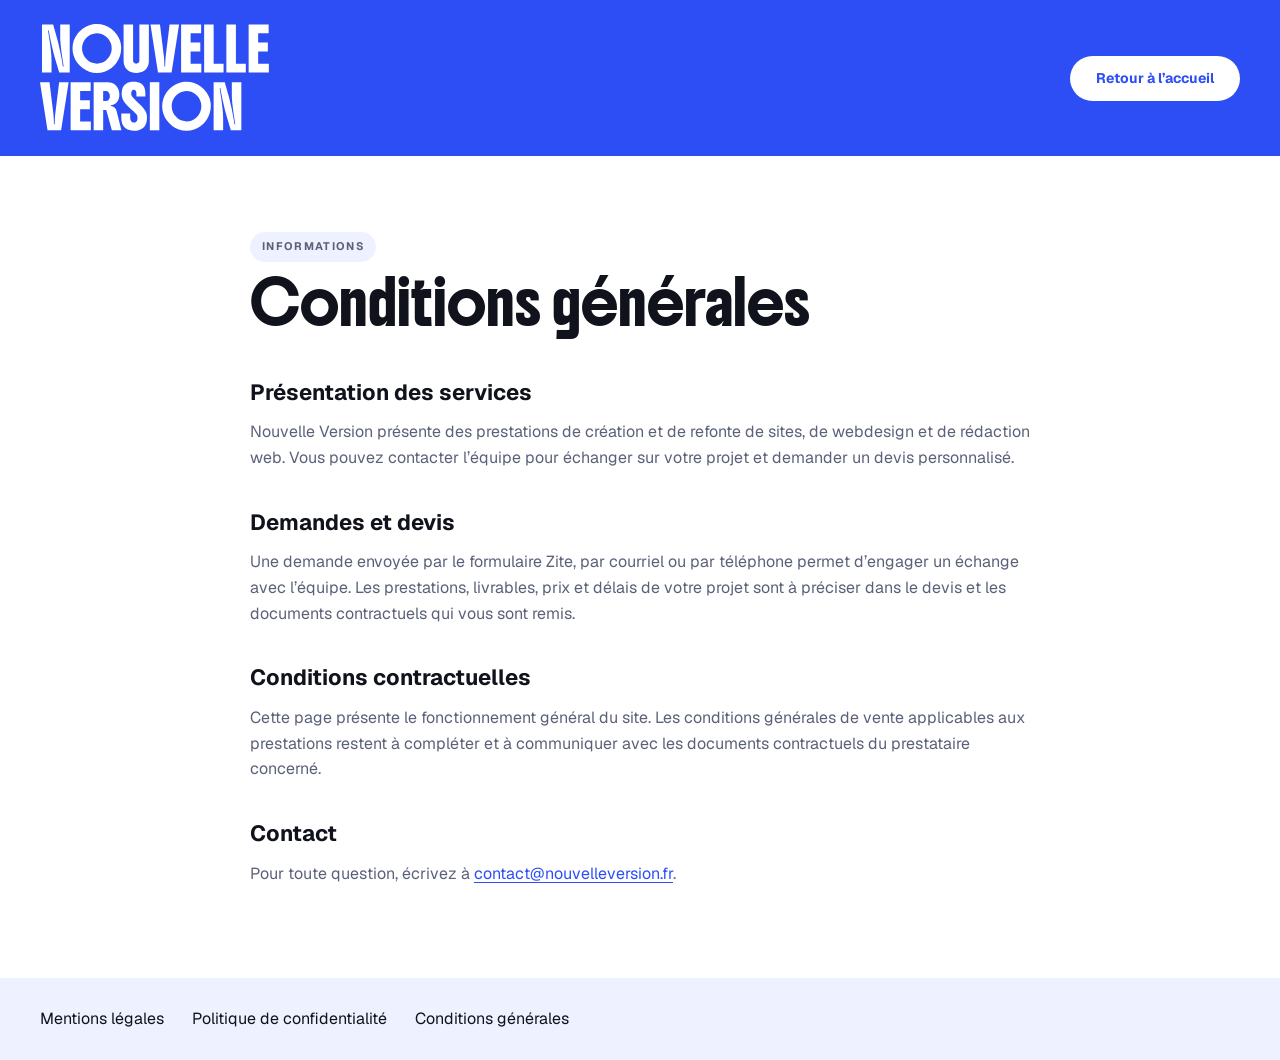
<file: conditions-generales.html>
<!DOCTYPE html>
<html lang="fr">
<head>
<meta charset="utf-8">
<meta name="viewport" content="width=device-width, initial-scale=1">
<title>Conditions générales | Nouvelle Version</title>
<meta name="robots" content="noindex, follow">
<link rel="canonical" href="https://nouvelleversion.fr/conditions-generales.html">
<link rel="icon" type="image/svg+xml" href="images/favicon.svg">
<link rel="stylesheet" href="css/style.css?v=20261102-1">
</head>
<body class="legal-page">
<header class="legal-header"><div class="wrap"><a href="./" aria-label="Nouvelle Version, accueil"><img src="images/logo-nouvelle-version.svg" width="230" height="80" alt="Nouvelle Version"></a><a class="btn btn-white" href="./">Retour à l’accueil</a></div></header>
<main id="contenu" class="legal-content"><p class="eyebrow">Informations</p><h1>Conditions générales</h1><h2>Présentation des services</h2><p>Nouvelle Version présente des prestations de création et de refonte de sites, de webdesign et de rédaction web. Vous pouvez contacter l’équipe pour échanger sur votre projet et demander un devis personnalisé.</p><h2>Demandes et devis</h2><p>Une demande envoyée par le formulaire Zite, par courriel ou par téléphone permet d’engager un échange avec l’équipe. Les prestations, livrables, prix et délais de votre projet sont à préciser dans le devis et les documents contractuels qui vous sont remis.</p><h2>Conditions contractuelles</h2><p>Cette page présente le fonctionnement général du site. Les conditions générales de vente applicables aux prestations restent à compléter et à communiquer avec les documents contractuels du prestataire concerné.</p><h2>Contact</h2><p>Pour toute question, écrivez à <a href="mailto:contact@nouvelleversion.fr">contact@nouvelleversion.fr</a>.</p></main>
<footer class="legal-footer"><nav class="wrap" aria-label="Informations légales"><a href="mentions-legales.html">Mentions légales</a><a href="politique-de-confidentialite.html">Politique de confidentialité</a><a href="conditions-generales.html">Conditions générales</a></nav></footer>
</body>
</html>
</file>
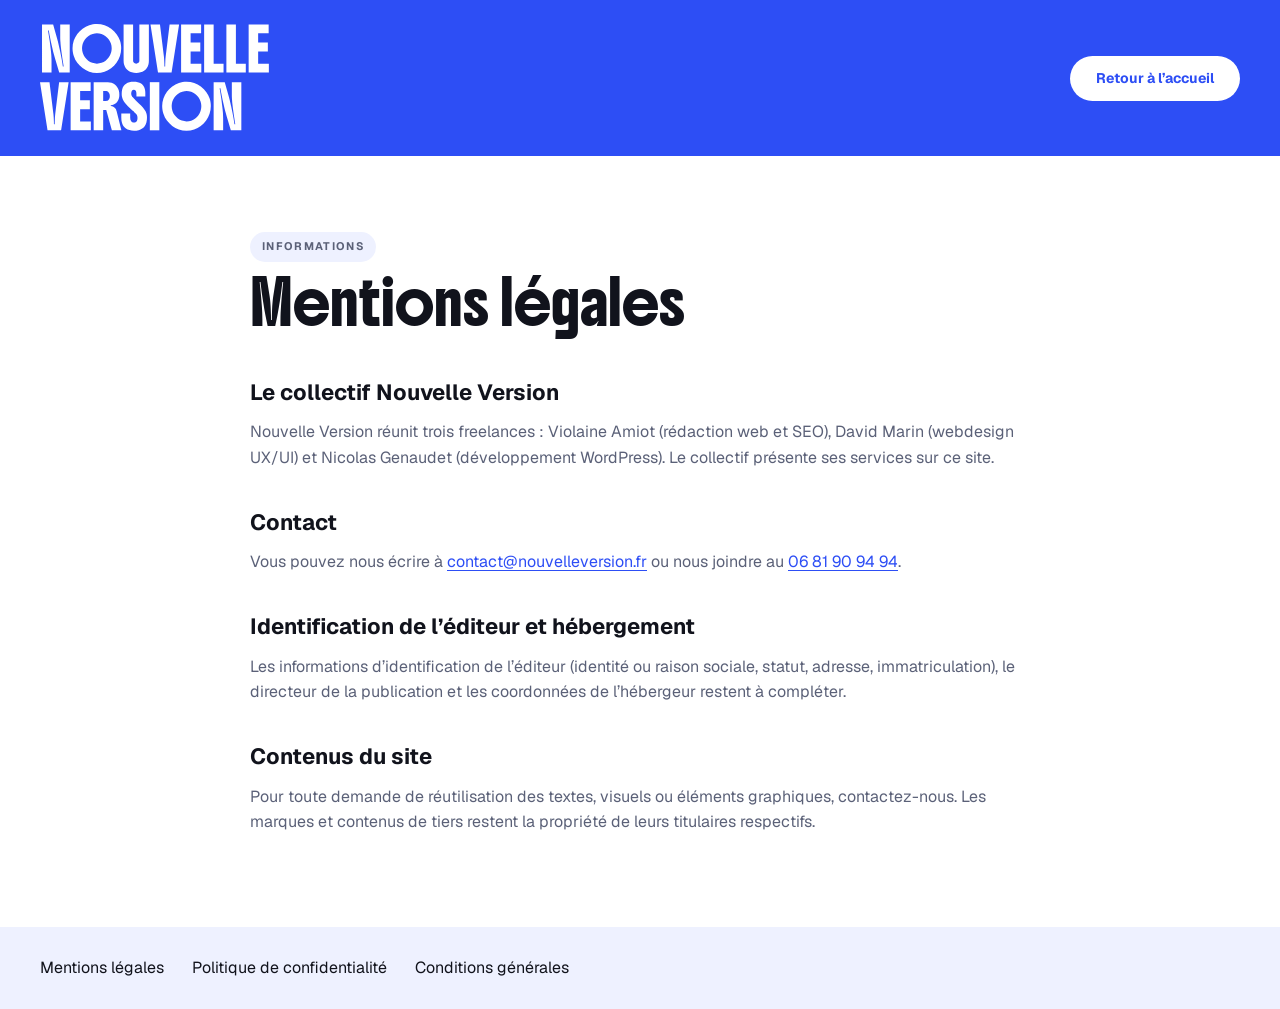
<file: mentions-legales.html>
<!DOCTYPE html>
<html lang="fr">
<head>
<meta charset="utf-8">
<meta name="viewport" content="width=device-width, initial-scale=1">
<title>Mentions légales | Nouvelle Version</title>
<meta name="robots" content="noindex, follow">
<link rel="canonical" href="https://nouvelleversion.fr/mentions-legales.html">
<link rel="icon" type="image/svg+xml" href="images/favicon.svg">
<link rel="stylesheet" href="css/style.css?v=20261102-1">
</head>
<body class="legal-page">
<header class="legal-header"><div class="wrap"><a href="./" aria-label="Nouvelle Version, accueil"><img src="images/logo-nouvelle-version.svg" width="230" height="80" alt="Nouvelle Version"></a><a class="btn btn-white" href="./">Retour à l’accueil</a></div></header>
<main id="contenu" class="legal-content"><p class="eyebrow">Informations</p><h1>Mentions légales</h1><h2>Le collectif Nouvelle Version</h2><p>Nouvelle Version réunit trois freelances : Violaine Amiot (rédaction web et SEO), David Marin (webdesign UX/UI) et Nicolas Genaudet (développement WordPress). Le collectif présente ses services sur ce site.</p><h2>Contact</h2><p>Vous pouvez nous écrire à <a href="mailto:contact@nouvelleversion.fr">contact@nouvelleversion.fr</a> ou nous joindre au <a href="tel:+33681909494">06 81 90 94 94</a>.</p><h2>Identification de l’éditeur et hébergement</h2><p>Les informations d’identification de l’éditeur (identité ou raison sociale, statut, adresse, immatriculation), le directeur de la publication et les coordonnées de l’hébergeur restent à compléter.</p><h2>Contenus du site</h2><p>Pour toute demande de réutilisation des textes, visuels ou éléments graphiques, contactez-nous. Les marques et contenus de tiers restent la propriété de leurs titulaires respectifs.</p></main>
<footer class="legal-footer"><nav class="wrap" aria-label="Informations légales"><a href="mentions-legales.html">Mentions légales</a><a href="politique-de-confidentialite.html">Politique de confidentialité</a><a href="conditions-generales.html">Conditions générales</a></nav></footer>
</body>
</html>
</file>
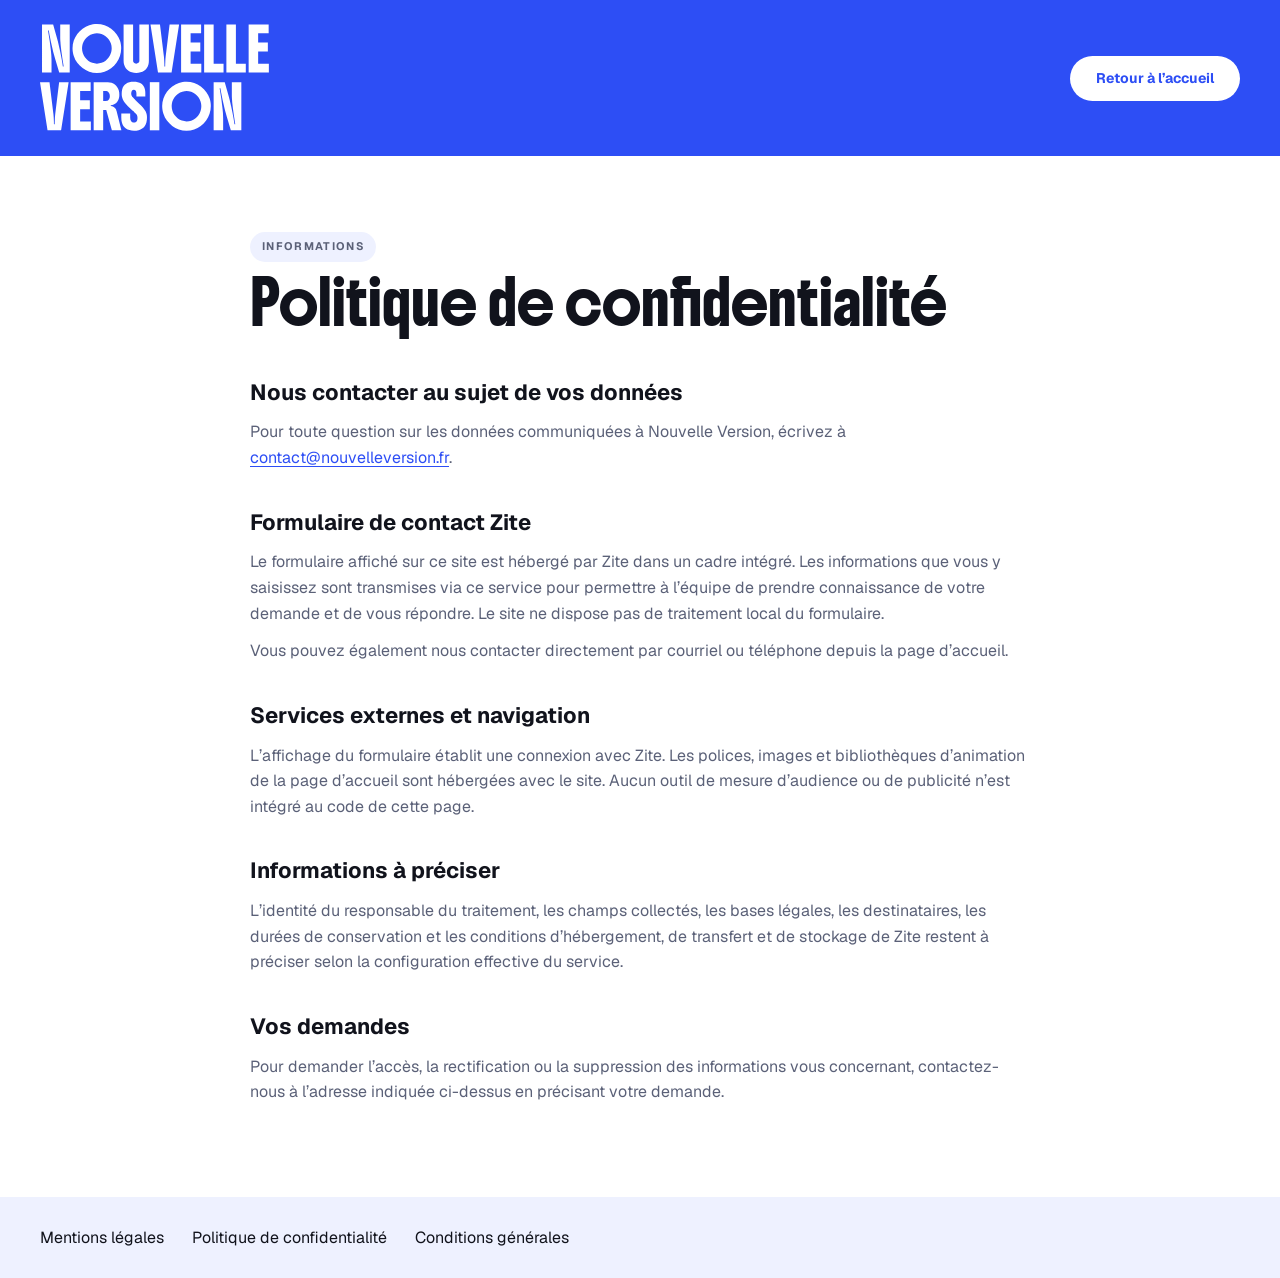
<file: politique-de-confidentialite.html>
<!DOCTYPE html>
<html lang="fr">
<head>
<meta charset="utf-8">
<meta name="viewport" content="width=device-width, initial-scale=1">
<title>Politique de confidentialité | Nouvelle Version</title>
<meta name="robots" content="noindex, follow">
<link rel="canonical" href="https://nouvelleversion.fr/politique-de-confidentialite.html">
<link rel="icon" type="image/svg+xml" href="images/favicon.svg">
<link rel="stylesheet" href="css/style.css?v=20261102-1">
</head>
<body class="legal-page">
<header class="legal-header"><div class="wrap"><a href="./" aria-label="Nouvelle Version, accueil"><img src="images/logo-nouvelle-version.svg" width="230" height="80" alt="Nouvelle Version"></a><a class="btn btn-white" href="./">Retour à l’accueil</a></div></header>
<main id="contenu" class="legal-content"><p class="eyebrow">Informations</p><h1>Politique de confidentialité</h1><h2>Nous contacter au sujet de vos données</h2><p>Pour toute question sur les données communiquées à Nouvelle Version, écrivez à <a href="mailto:contact@nouvelleversion.fr">contact@nouvelleversion.fr</a>.</p><h2>Formulaire de contact Zite</h2><p>Le formulaire affiché sur ce site est hébergé par Zite dans un cadre intégré. Les informations que vous y saisissez sont transmises via ce service pour permettre à l’équipe de prendre connaissance de votre demande et de vous répondre. Le site ne dispose pas de traitement local du formulaire.</p><p>Vous pouvez également nous contacter directement par courriel ou téléphone depuis la page d’accueil.</p><h2>Services externes et navigation</h2><p>L’affichage du formulaire établit une connexion avec Zite. Les polices, images et bibliothèques d’animation de la page d’accueil sont hébergées avec le site. Aucun outil de mesure d’audience ou de publicité n’est intégré au code de cette page.</p><h2>Informations à préciser</h2><p>L’identité du responsable du traitement, les champs collectés, les bases légales, les destinataires, les durées de conservation et les conditions d’hébergement, de transfert et de stockage de Zite restent à préciser selon la configuration effective du service.</p><h2>Vos demandes</h2><p>Pour demander l’accès, la rectification ou la suppression des informations vous concernant, contactez-nous à l’adresse indiquée ci-dessus en précisant votre demande.</p></main>
<footer class="legal-footer"><nav class="wrap" aria-label="Informations légales"><a href="mentions-legales.html">Mentions légales</a><a href="politique-de-confidentialite.html">Politique de confidentialité</a><a href="conditions-generales.html">Conditions générales</a></nav></footer>
</body>
</html>
</file>
<file: css/style.css>
/* Nouvelle Version · feuille de styles principale */
  /* Polices auto-hébergées (SIL Open Font License, voir fonts/) */
  @font-face{font-family:"Boldonse";font-style:normal;font-display:swap;font-weight:100 900;ascent-override:128%;descent-override:32%;line-gap-override:0%;src:url(../fonts/boldonse-latin.woff2) format("woff2")}
  @font-face{font-family:"Geist";font-style:normal;font-display:swap;font-weight:100 900;src:url(../fonts/geist-variable.ttf) format("truetype")}

  /* Layout: hero bleu plein cadre → cartes offres à cheval → sections blanches rythmées par des bandeaux marquee inclinés → footer bleu */
  :root{
    --blue:#2D4EF5; --blue-deep:#1C38D8; --blue-ink:#0F1F8F; --blue-soft:#EEF1FF; --blue-line:#CCD5FF;
    --orange:#FF7A1F; --orange-deep:#F05A06; --orange-soft:#FFE6D4;
    --ink:#11131C; --muted:#5B6178; --line:#E3E7F5; --paper:#FFFFFF; --mist:#F5F7FF;
    --f-display:"Boldonse","Arial Black","Helvetica Neue",sans-serif;
    --hg:var(--gutter);
    --f-body:"Geist",system-ui,-apple-system,"Segoe UI",Roboto,sans-serif;
    --r-lg:22px; --r-md:14px; --r-pill:999px;
    /* Conteneur unique : 1520px de contenu + marges latérales */
    --wrap:1520px; --gutter:clamp(16px,4vw,40px); --container:calc(var(--wrap) + 2 * var(--gutter));
    color-scheme:light;
  }
  *,*::before,*::after{box-sizing:border-box}
  html{scroll-behavior:smooth}
  @media (prefers-reduced-motion:reduce){html{scroll-behavior:auto}}
  body{margin:0;background:var(--paper);color:var(--ink);font-family:var(--f-body);font-size:16px;line-height:1.6;overflow-x:clip;-webkit-font-smoothing:antialiased}
  img{max-width:100%;display:block}
  a{color:inherit;text-decoration:none}
  button{font:inherit;cursor:pointer}
  :focus-visible{outline:3px solid var(--orange);outline-offset:3px;border-radius:6px}
  .sr-only{position:absolute!important;width:1px;height:1px;overflow:hidden;clip:rect(0 0 0 0);white-space:nowrap}
  .wrap{max-width:var(--container);margin-inline:auto;padding-inline:var(--gutter)}
  .w{display:inline-block;overflow:hidden;vertical-align:top;padding-block:.22em;margin-block:-.22em}
  .wi,.ch{display:inline-block;will-change:transform}

  /* ---------- Typo ---------- */
  .display{font-family:var(--f-display);font-weight:400;line-height:1.24;letter-spacing:-.02em;text-wrap:balance;margin:0}
  .eyebrow{display:inline-block;font-size:11px;font-weight:700;letter-spacing:.12em;text-transform:uppercase;padding:6px 12px;border-radius:var(--r-pill);background:var(--blue-soft);color:var(--blue);margin:0 0 18px}
  .eyebrow--glass{background:rgba(255,255,255,.14);color:#fff;border:1px solid rgba(255,255,255,.22)}

  /* ---------- Boutons ---------- */
  .btn{display:inline-flex;align-items:center;justify-content:center;gap:10px;padding:14px 26px;border-radius:var(--r-pill);font-weight:700;font-size:14px;line-height:1.2;border:0;transition:background .25s,color .25s,box-shadow .25s;position:relative;will-change:transform}
  .btn-orange{background:var(--orange);color:#fff;box-shadow:0 10px 30px -10px rgba(240,90,6,.7)}
  .btn-orange:hover{background:var(--orange-deep)}
  .btn-white{background:#fff;color:var(--blue)}
  .btn-white:hover{background:var(--blue-soft)}
  .btn-blue{background:var(--blue);color:#fff}
  .btn-blue:hover{background:var(--blue-deep)}
  .btn svg{width:16px;height:16px;flex:none}
  .pill{display:inline-flex;align-items:center;gap:8px;padding:9px 16px;border-radius:var(--r-pill);font-size:13px;font-weight:600;background:#fff;color:var(--blue);white-space:nowrap}
  .pill svg{width:14px;height:14px}
  .pill--glass{background:rgba(255,255,255,.14);color:#fff;border:1px solid rgba(255,255,255,.25)}

  /* ---------- Progress + curseur ---------- */
  .progress{position:fixed;top:0;left:0;right:0;height:3px;background:var(--orange);transform-origin:0 50%;transform:scaleX(0);z-index:100}
  .cursor{position:fixed;top:0;left:0;width:10px;height:10px;margin:-5px 0 0 -5px;border-radius:50%;background:var(--orange);pointer-events:none;z-index:101;mix-blend-mode:normal;opacity:0;transition:width .25s,height .25s,margin .25s,background .25s}
  .cursor.is-hover{width:46px;height:46px;margin:-23px 0 0 -23px;background:rgba(255,122,31,.25);border:1px solid var(--orange)}
  @media (pointer:coarse){.cursor{display:none}}

  /* ---------- Header (dans le hero) ---------- */
  .site-header{position:absolute;top:env(safe-area-inset-top,0px);left:0;right:0;z-index:20}
  .hdr{display:flex;align-items:flex-start;gap:clamp(20px,2.7vw,40px);padding-right:var(--hg);width:100%}
  .logo{display:flex;align-items:center;gap:7px;background:var(--orange);color:#fff;padding:36px 38px 36px max(var(--hg),calc((100vw - var(--wrap)) / 2));border-radius:0 0 24px 0;flex:none}
  .logo-mark,.logo-word{display:block;height:76px;width:auto}
  .nav-pill{margin-top:40px;display:flex;align-items:center;gap:22px;height:60px;padding:0 38px;border-radius:var(--r-pill);background:rgba(255,255,255,.15)}
  .nav-pill a{font-size:17px;font-weight:500;color:rgba(255,255,255,.5);white-space:nowrap;transition:color .3s}
  .nav-pill a.is-active,.nav-pill a:hover{color:#fff}
  .hdr-right{margin-left:auto;margin-top:40px;width:250px;display:flex;flex-direction:column;align-items:stretch;gap:16px}
  .btn-cta{min-height:86px;padding:12px 40px;font-size:18px;font-weight:500;line-height:1.3;text-align:center;text-wrap:balance}
  .pill--white{background:#fff;color:var(--orange-deep);justify-content:center;min-height:60px;font-size:16px;font-weight:600}
  .pill--white svg{width:18px;height:18px}
  .hdr-right .pill--glass{justify-content:center;min-height:56px;font-size:15px;font-weight:600;background:rgba(255,255,255,.17);border:0}
  .follow{align-self:center;display:inline-flex;align-items:center;gap:14px;font-size:16px;font-weight:600;color:#fff;margin-top:2px}
  .follow .in{width:38px;height:38px;border-radius:50%;background:rgba(255,255,255,.17);display:grid;place-items:center;transition:background .3s,color .3s}
  .follow .in svg{width:17px;height:17px}
  .follow:hover .in{background:#fff;color:var(--blue)}
  .burger{display:none;align-content:center;justify-items:end;gap:5px;padding:14px;margin-left:auto;width:48px;height:48px;border-radius:50%;border:1px solid rgba(255,255,255,.3);background:rgba(255,255,255,.14);color:#fff;flex:none}
  .burger span{display:block;width:20px;height:2px;background:currentColor;border-radius:2px;transition:transform .2s,width .2s}
  .burger span:last-child{width:14px}
  body.menu-open .burger span:first-child{transform:translateY(3.5px) rotate(45deg)}
  body.menu-open .burger span:last-child{width:20px;transform:translateY(-3.5px) rotate(-45deg)}
  /* Barre compacte */
  .mini-bar{position:fixed;top:env(safe-area-inset-top,0px);left:0;right:0;z-index:50;display:flex;align-items:center;gap:26px;padding:14px max(var(--hg),calc((100% - var(--wrap)) / 2)) 14px 0;isolation:isolate;transform:translateY(calc(-100% - 24px));transition:transform .3s cubic-bezier(.2,.8,.2,1);color:#fff}
  .mini-bar::before{content:"";position:absolute;inset:0;z-index:-1;background:rgba(45,78,245,.7);-webkit-backdrop-filter:blur(18px);backdrop-filter:blur(18px);box-shadow:0 14px 40px -24px rgba(15,31,143,.65)}
  .mini-bar.is-visible{transform:none}
  .mini-bar .logo{align-self:stretch;margin-top:-14px;margin-bottom:-26px;padding:22px 26px 22px max(var(--hg),calc((100vw - var(--wrap)) / 2));border-radius:0 0 22px 0}
  .mini-bar .logo-mark,.mini-bar .logo-word{height:54px}
  .mini-bar .nav-pill{margin:0;height:46px;padding:0 26px;gap:20px}
  .mini-bar .nav-pill a{font-size:15px}
  .mini-bar .btn{margin-left:auto;padding:12px 24px}
  .mobile-menu{position:fixed;inset:0;z-index:49;background:var(--blue-deep);color:#fff;padding:120px var(--gutter) 40px;display:flex;flex-direction:column;gap:14px;clip-path:circle(0% at calc(100% - 40px) 40px);visibility:hidden}
  .mobile-menu a.mm-link{font-family:var(--f-display);font-weight:400;font-size:30px;line-height:1.25}
  .mobile-menu .mm-contact{display:flex;flex-wrap:wrap;gap:10px;margin-top:auto}
  @media (max-width:1180px){.nav-pill{padding:0 24px;gap:16px}.nav-pill a{font-size:15px}.logo-mark,.logo-word{height:60px}.logo{padding:28px 28px 28px var(--hg)}}
  @media (max-width:960px){
    .site-header .nav-pill,.site-header .hdr-right,.mini-bar .nav-pill,.mini-bar .btn{display:none}
    .burger{display:grid}
    .site-header .burger{margin-top:18px}
    body.menu-open{overflow:hidden}
    .menu-open .site-header{position:fixed;z-index:51}
    .menu-open .mini-bar{visibility:hidden}
    .logo-mark,.logo-word{height:44px}.logo{padding:20px 22px 20px var(--hg);border-radius:0 0 18px 0}
    .mini-bar .burger{width:42px;height:42px;padding:10px}
  }

  /* ---------- Hero ---------- */
  .hero{position:relative;color:#fff;background:var(--paper)}
  .hero-top{position:relative;overflow:hidden;padding-bottom:330px;
    background:radial-gradient(60% 55% at 100% 72%,rgba(178,200,255,.95) 0%,rgba(128,160,255,.55) 38%,rgba(70,110,255,0) 72%),
              linear-gradient(168deg,#1A45FF 0%,#1F4DFF 40%,#3561FF 100%)}
  .hero-top::after{content:"";position:absolute;left:0;right:0;bottom:0;height:260px;background:linear-gradient(180deg,rgba(255,255,255,0),var(--paper));pointer-events:none}
  .hero-bg{position:absolute;inset:0;pointer-events:none;overflow:hidden}
  .blob{position:absolute;border-radius:50%;filter:blur(80px)}
  .blob--1{width:520px;height:520px;background:#9DB6FF;opacity:.35;right:-140px;top:38%}
  .blob--2{width:420px;height:420px;background:#0E33E0;opacity:.35;left:-160px;top:-120px}
  .hero-grid{position:relative;z-index:1;display:grid;grid-template-columns:minmax(0,1fr) minmax(0,470px);gap:40px;align-items:end;padding:324px var(--hg) 0;max-width:var(--container);margin-inline:auto}
  .hero-main{min-width:0}
  .hero .eyebrow--glass{border:0;border-radius:10px;background:rgba(255,255,255,.16);font-size:13px;font-weight:400;letter-spacing:.03em;padding:12px 22px;margin-bottom:22px}
  .hero-title{font-size:clamp(30px,3.6vw,58px);line-height:1.26;letter-spacing:-.025em;max-width:15em;text-wrap:wrap}
  .squiggle{display:block;width:110px;height:22px;margin:16px 0 34px;color:var(--orange)}
  .squiggle--zig{width:98px;height:24px;margin:30px 0 42px}
  .stats{list-style:none;margin:0;padding:0;display:flex;flex-wrap:wrap;gap:24px clamp(36px,5.8vw,92px)}
  .stat strong{display:block;font-family:var(--f-display);font-weight:400;font-size:clamp(28px,2.5vw,40px);line-height:1.2;letter-spacing:-.02em;font-variant-numeric:tabular-nums}
  .stat > span{display:block;font-size:18px;font-weight:300;line-height:1.45;color:rgba(255,255,255,.78);max-width:9.4em;margin-top:16px}
  .hero-aside{min-width:0;width:100%;display:flex;flex-direction:column;gap:24px;padding-bottom:6px}
  .collab{display:flex;align-items:center;gap:22px}
  .avatars{display:flex}
  .avatar{width:72px;height:72px;border-radius:50%;margin-left:-16px;object-fit:cover;background:var(--blue-soft);box-shadow:-6px 0 14px -6px rgba(10,30,140,.55)}
  .avatar:first-child{margin-left:0}
  .collab-title{font-family:var(--f-display);font-weight:400;font-size:24px;line-height:1.2;letter-spacing:-.02em;margin:0}
  .collab-sub{font-size:17px;color:rgba(255,255,255,.88);margin:6px 0 0}
  .hero-lead{margin:0;font-size:16.5px;font-weight:500;line-height:1.6;color:rgba(255,255,255,.72)}

  /* ---------- Offres ---------- */
  .offers-shell{position:relative;z-index:2;margin-top:-250px;padding-bottom:72px}
  .offers{display:grid;grid-template-columns:repeat(3,minmax(0,1fr));gap:22px;align-items:stretch}
  .offers-controls{display:none}
  .offer{display:flex;flex-direction:column}
  .offer-panel{flex:1;display:flex;flex-direction:column}
  .offer .btn{margin-top:auto}
  .slider-arrow{display:grid;place-items:center;width:42px;height:42px;border:1px solid var(--blue-line);border-radius:50%;background:#fff;color:var(--blue)}
  .slider-arrow svg{width:20px;height:20px}
  .slider-arrow:disabled{opacity:.35;cursor:default}
  .offers-position{min-width:48px;text-align:center;font-size:14px;font-weight:600;color:var(--blue)}
  .offer{--c:var(--blue);position:relative;isolation:isolate;overflow:hidden;border-radius:30px;color:#fff;box-shadow:0 40px 70px -40px rgba(15,31,143,.6)}
  .offer--blue{--c:#1F4DFF;background:#1F4DFF}
  .offer--orange{--c:#FF6A12;background:#FF6A12;box-shadow:0 40px 70px -40px rgba(240,90,6,.6)}
  .offer--dark{--c:#060608;background:#060608;box-shadow:0 40px 70px -40px rgba(0,0,0,.7)}
  .offer-visual{position:absolute;inset:0 0 auto;height:440px;display:flex;justify-content:center;pointer-events:none;z-index:0}
  .glyph-wrap{padding-top:30px;width:100%;display:flex;justify-content:center}
  .glyph{display:block;width:66%;max-width:310px;height:auto;will-change:transform}
  .offer-panel{position:relative;z-index:1;margin-top:228px;padding:38px clamp(24px,3vw,38px) 38px;border-radius:28px 28px 30px 30px;
    background:radial-gradient(rgba(255,255,255,.13) 1px,transparent 1.3px) 0 0/15px 15px,rgba(255,255,255,.07);
    -webkit-backdrop-filter:blur(22px) saturate(1.25);backdrop-filter:blur(22px) saturate(1.25);box-shadow:inset 0 1px 0 rgba(255,255,255,.14)}
  .offer--dark .offer-panel{background:radial-gradient(rgba(255,255,255,.09) 1px,transparent 1.3px) 0 0/15px 15px,rgba(255,255,255,.04)}
  .offer-head{display:flex;align-items:center;gap:16px;padding-bottom:24px;margin-bottom:24px;border-bottom:1px solid rgba(255,255,255,.2)}
  .offer-num{flex:none;width:58px;height:58px;border-radius:50%;background:#fff;color:var(--c);display:grid;place-items:center;font-family:var(--f-body);font-weight:600;font-size:30px;line-height:1}
  .offer-kicker{margin:0 0 2px;font-size:13px;font-weight:400;letter-spacing:.02em;text-transform:uppercase;color:rgba(255,255,255,.92)}
  .offer h3{margin:0;font-family:var(--f-display);font-weight:400;font-size:clamp(20px,1.8vw,27px);line-height:1.2;letter-spacing:-.015em}
  .offer-desc{margin:0 0 24px;padding-bottom:24px;border-bottom:1px solid rgba(255,255,255,.2);font-size:16px;font-weight:300;line-height:1.6;color:rgba(255,255,255,.78)}
  .offer-list{list-style:none;margin:0 0 30px;padding:0;display:grid;gap:10px;font-size:15px;font-weight:500;line-height:1.4}
  .offer-list li{display:flex;gap:9px;align-items:baseline}
  .offer-list li::before{content:"";flex:none;width:6px;height:6px;border-radius:50%;background:rgba(255,255,255,.55);transform:translateY(-2px)}
  .offer .btn{width:100%;min-height:56px;font-size:15px;font-weight:600;background:#fff;color:var(--orange-deep)}
  .offer .btn:hover{background:rgba(255,255,255,.88)}

  /* ---------- Marquee ---------- */
  .marquee-band{overflow:hidden;padding-block:36px;position:relative}
  .marquee{background:var(--blue);color:#fff;padding-block:18px;transform:rotate(-.7deg);width:110%;margin-left:-5%;box-shadow:0 20px 40px -20px rgba(29,56,216,.6)}
  .marquee--alt{transform:rotate(.6deg)}
  .marquee-track{display:flex;width:max-content}
  .marquee ul{list-style:none;margin:0;padding:0 0 0 0;display:flex;align-items:center}
  .marquee li{display:flex;align-items:center;font-family:var(--f-body);font-weight:600;font-size:clamp(18px,2.2vw,26px);white-space:nowrap}
  .marquee li::after{content:"";width:10px;height:10px;border-radius:50%;background:var(--orange);margin-inline:28px}

  /* ---------- Méthode ---------- */
  .section{padding-block:clamp(70px,9vw,120px)}
  .method-stage{background:var(--paper)}
  .method-head{display:grid;grid-template-columns:1.2fr 1fr;gap:40px;align-items:end;margin-bottom:36px}
  .method-head > *{min-width:0}
  .h2{font-size:clamp(28px,3.6vw,56px);color:var(--ink)}
  .method-intro{margin:0;color:var(--muted);font-size:15px;max-width:46ch}
  .steps{list-style:none;margin:0;padding:0 0 40px;display:grid;gap:40px}
  /* Les cartes épinglées arrivent toutes à la même position verticale. */
  .step{display:grid;grid-template-columns:minmax(0,320px) minmax(0,1fr);gap:28px;align-items:center;position:sticky;top:calc(env(safe-area-inset-top,0px) + 88px);background:var(--paper);padding-block:14px;border-radius:var(--r-lg)}
  .step-card{box-shadow:0 -18px 40px -30px rgba(15,31,143,.45)}
  .method-is-pinned .steps{position:relative;display:block;padding:0;height:var(--steps-height);overflow:visible;border-radius:var(--r-lg)}
  .method-is-pinned .step{position:absolute;inset:0 0 auto;min-height:var(--steps-height);margin:0;align-items:center;background:transparent}
  .method-is-pinned .step-num{background:var(--paper)}
  .method-is-pinned .step-card{align-self:stretch}
  .method-is-pinned .step:not(:first-child){visibility:hidden}
  .method-is-pinned .method-stage{position:relative}
  .step-num{position:relative;font-family:var(--f-display);font-weight:400;font-size:clamp(64px,7.4vw,118px);line-height:1.1;letter-spacing:-.04em;user-select:none;white-space:nowrap}
  .num-o{display:block;color:var(--paper);-webkit-text-stroke:2px var(--blue-line)}
  .num-f{position:absolute;inset:0;display:block;color:var(--blue);-webkit-text-stroke:2px var(--blue);clip-path:inset(-3px);will-change:clip-path}
  .step-card{background:var(--blue-soft);border-radius:var(--r-lg);padding:clamp(20px,3vw,32px);min-width:0}
  .step-card h3{font-family:var(--f-display);font-weight:400;font-size:clamp(17px,1.6vw,22px);line-height:1.3;margin:0 0 20px}
  .step-sub{display:grid;grid-template-columns:repeat(2,minmax(0,1fr));gap:16px}
  .sub{background:#fff;border-radius:var(--r-md);padding:20px;display:flex;flex-direction:column;gap:12px;min-height:170px;box-shadow:0 10px 30px -24px rgba(15,31,143,.6);transition:transform .35s,box-shadow .35s}
  .sub:hover{transform:translateY(-4px);box-shadow:0 20px 40px -24px rgba(15,31,143,.6)}
  .sub h4{margin:0;font-family:var(--f-display);font-weight:400;font-size:15px;line-height:1.35;color:var(--blue)}
  .sub p{margin:0;font-size:13px;color:var(--muted)}
  .more{margin-top:auto;display:inline-flex;align-items:center;gap:8px;font-size:13px;font-weight:700;color:var(--ink);align-self:flex-start}
  .more svg{width:16px;height:16px;transition:transform .3s}
  .more:hover svg{transform:rotate(90deg)}
  .sub--launch{background:linear-gradient(140deg,#4766FF,var(--blue-deep));color:#fff;position:relative;overflow:hidden}
  .sub--launch h4{color:#fff}
  .sub--launch .btn{align-self:flex-start;margin-top:auto;position:relative;z-index:1}
  .rocket{position:absolute;right:12px;bottom:10px;width:110px;height:110px;color:#fff;opacity:.95}
  .star{position:absolute;color:#fff;font-size:12px;line-height:1}

  /* ---------- CTA ---------- */
  .cta-wrap{padding-bottom:clamp(70px,9vw,120px)}
  .cta{position:relative;overflow:hidden;border-radius:28px;background:radial-gradient(rgba(255,255,255,.22) 1px,transparent 1.3px) 0 0/15px 15px,radial-gradient(120% 140% at 50% 0%,#FF9A4D 0%,var(--orange) 45%,var(--orange-deep) 100%);color:#fff;text-align:center;padding:clamp(48px,7vw,80px) var(--gutter);box-shadow:0 40px 80px -40px rgba(240,90,6,.7)}
  .cta h2{font-size:clamp(24px,3vw,44px);margin:0 auto 18px;max-width:20em}
  .cta p{margin:0 auto 24px;max-width:52ch;font-size:15px;color:#fff}
  .cta strong{color:#fff}
  .cta .btn-white{color:var(--orange-deep)}

  /* ---------- À propos ---------- */
  .about{position:relative;isolation:isolate;color:#fff;text-align:center;padding-block:clamp(96px,10vw,140px) clamp(140px,14vw,220px);margin-bottom:40px}
  .about::before{content:"";position:absolute;z-index:-1;inset:-32px 0;background:radial-gradient(ellipse 76% 50% at 50% 50%, #2557F5 0%, #2D62F5 48%, rgb(56 111 246 / 88%) 66%, rgb(93 147 250 / 42%) 83%, rgb(130 172 252 / 0%) 100%);pointer-events:none}
  .about-quote{font-family:var(--f-body);font-weight:550;font-size:clamp(24px,3.4vw,42px);line-height:1.18;width:70%;max-width:none;margin:0 auto;text-wrap:balance;letter-spacing:-.01em}
  /* Garder les mots animés dans la largeur disponible, même sur petit écran. */
  .about-quote .w,.about-quote .wi{max-width:100%;overflow-wrap:anywhere}
  .about-quote.is-scroll-filled .wi{color:transparent;opacity:1;background-image:linear-gradient(90deg,#fff var(--word-fill,0%),rgba(255,255,255,.28) var(--word-fill,0%));-webkit-background-clip:text;background-clip:text}

  /* ---------- Équipe ---------- */
  .team{display:grid;gap:clamp(40px,6vw,72px);margin-top:0}
  .member + .member{border-top:1px solid rgba(17,19,28,.1);padding-top:clamp(28px,4vw,48px)}
  .member{display:grid;grid-template-columns:minmax(0,260px) minmax(0,330px) minmax(0,1fr);gap:clamp(24px,3vw,48px);align-items:center}
  .member-q{display:flex;gap:14px;align-items:flex-start;align-self:start;padding-top:40px}
  .q-ico{flex:none;width:36px;height:36px;border-radius:50%;background:var(--blue-soft);color:var(--blue);display:grid;place-items:center;border:1px solid var(--blue-line)}
  .q-ico svg{width:18px;height:18px}
  .member-q p{margin:0;font-weight:700;font-size:17px;line-height:1.35}
  .member-media{position:relative;padding:40px 0 0 40px}
  .media-panel{position:absolute;left:0;top:70px;width:70%;height:calc(100% - 50px);background:var(--blue);border-radius:var(--r-lg);display:flex;flex-direction:column;justify-content:flex-end;gap:10px;padding:16px}
  .soc{width:36px;height:36px;border-radius:50%;background:rgba(255,255,255,.16);border:1px solid rgba(255,255,255,.3);color:#fff;display:grid;place-items:center;transition:background .3s,color .3s}
  .soc:hover{background:#fff;color:var(--blue)}
  .soc svg{width:15px;height:15px}
  .portrait{position:relative;margin-left:auto;width:78%;max-width:100%;border-radius:var(--r-lg);overflow:hidden;box-shadow:0 30px 60px -30px rgba(15,31,143,.6)}
  .portrait{background:var(--blue-soft)}
  /* Conserver le cadrage complet des photos, sans recadrage par object-fit. */
  .portrait-in{display:block;width:100%;height:auto;max-width:100%}
  .member-media .squiggle{position:absolute;left:20%;top:72px;margin:0;z-index:3;width:98px;height:24px;pointer-events:none}
  .portrait{z-index:1}
  .member-body{min-width:0;width:100%;max-width:56ch}
  .member-body h3{font-family:var(--f-display);font-weight:400;font-size:clamp(22px,2.3vw,32px);line-height:1.2;margin:0 0 14px}
  .role{display:inline-block;margin:0 0 12px;font-size:11px;font-weight:600;letter-spacing:.06em;text-transform:uppercase;color:var(--orange-deep)}
  .member-email{display:inline-block;margin:0 0 16px;color:var(--blue);font-size:14px;overflow-wrap:anywhere}
  .member-email:hover{text-decoration:underline}
  .member-body > p.bio{margin:0 0 20px;font-size:14px;color:var(--muted);max-width:56ch}
  .skills{background:var(--blue-soft);border-radius:var(--r-md);padding:16px 18px}
  .skills h4{margin:0 0 10px;font-family:var(--f-display);font-weight:400;font-size:14px;color:var(--blue)}
  .skills ul{list-style:none;margin:0;padding:0;display:flex;flex-wrap:wrap;gap:8px}
  .skills li{display:inline-flex;align-items:center;gap:6px;background:#fff;border-radius:var(--r-pill);padding:6px 12px;font-size:12px;font-weight:700}
  .skills li svg{width:12px;height:12px;color:var(--blue)}

  /* ---------- Contact ---------- */
  .contact{background:linear-gradient(180deg,#fff 0%,var(--mist) 18%,#E8EDFF 100%);text-align:center}
  .contact-lead{margin:18px auto 44px;max-width:56ch;color:var(--muted);font-size:15px}
  .form{max-width:780px;margin-inline:auto;text-align:left;background:#fff;border-radius:var(--r-lg);padding:clamp(22px,4vw,40px);box-shadow:0 40px 80px -50px rgba(15,31,143,.55);display:grid;gap:24px;border:1px solid var(--line)}
  .field-head{display:flex;justify-content:space-between;gap:12px;margin-bottom:10px;font-size:13px;font-weight:700}
  .field-head span{font-weight:500;color:var(--muted);font-size:12px}
  .row{display:grid;grid-template-columns:repeat(2,minmax(0,1fr));gap:12px}
  .input{width:100%;border:1px solid var(--line);background:var(--mist);border-radius:10px;padding:13px 14px;font:inherit;font-size:14px;color:var(--ink);transition:border-color .25s,background .25s,box-shadow .25s}
  .input:focus{outline:none;border-color:var(--blue);background:#fff;box-shadow:0 0 0 4px rgba(45,78,245,.12)}
  textarea.input{min-height:140px;resize:vertical}
  .chips{display:flex;flex-wrap:wrap;gap:10px;border:0;margin:0;padding:0}
  .chip input{position:absolute;opacity:0;pointer-events:none}
  .chip label{display:inline-flex;align-items:center;gap:8px;padding:7px 16px 7px 7px;border-radius:var(--r-pill);font-size:13px;font-weight:700;color:#fff;cursor:pointer;transition:transform .2s,box-shadow .25s,opacity .25s;opacity:.78}
  .chip label b{width:24px;height:24px;border-radius:50%;background:#fff;display:grid;place-items:center;font-size:12px}
  .chip--1 label{background:var(--blue)}.chip--1 b{color:var(--blue)}
  .chip--2 label{background:var(--orange)}.chip--2 b{color:var(--orange-deep)}
  .chip--3 label{background:var(--ink)}.chip--3 b{color:var(--ink)}
  .chip input:checked + label{opacity:1;box-shadow:0 0 0 3px #fff,0 0 0 5px currentColor;transform:translateY(-2px)}
  .chip--1 input:checked + label{box-shadow:0 0 0 3px #fff,0 0 0 5px var(--blue)}
  .chip--2 input:checked + label{box-shadow:0 0 0 3px #fff,0 0 0 5px var(--orange)}
  .chip--3 input:checked + label{box-shadow:0 0 0 3px #fff,0 0 0 5px var(--ink)}
  .chip input:focus-visible + label{outline:3px solid var(--orange);outline-offset:4px}
  .consent{display:flex;gap:10px;align-items:flex-start;font-size:13px;color:var(--muted)}
  .consent input{margin-top:3px;width:16px;height:16px;accent-color:var(--blue)}
  .consent a{color:var(--blue);text-decoration:underline}
  .form-msg{margin:0;padding:14px 16px;border-radius:10px;background:var(--blue-soft);color:var(--blue-ink);font-weight:600;font-size:14px}

  /* ---------- FAQ ---------- */
  .faq{padding-top:clamp(70px,9vw,110px);text-align:center}
  .contact{padding-bottom:clamp(90px,11vw,140px)}
  .faq-list{max-width:780px;margin:40px auto 0;display:grid;gap:12px;text-align:left}
  .faq-item{background:#fff;border:1px solid var(--blue-line);border-radius:var(--r-md);overflow:hidden;transition:box-shadow .3s,border-color .3s}
  .faq-item.is-open{border-color:var(--blue);box-shadow:0 20px 40px -30px rgba(15,31,143,.6)}
  .faq-item h3{margin:0}
  .faq-q{width:100%;display:flex;justify-content:space-between;align-items:center;gap:16px;padding:18px 20px;background:none;border:0;text-align:left;font-weight:700;font-size:15px;color:var(--blue)}
  .faq-ico{flex:none;width:28px;height:28px;border-radius:50%;background:var(--blue-soft);display:grid;place-items:center;transition:transform .4s,background .3s}
  .faq-ico svg{width:14px;height:14px}
  .faq-item.is-open .faq-ico{transform:rotate(45deg);background:var(--orange);color:#fff}
  .faq-a{height:0;overflow:hidden}
  .faq-a p{margin:0;padding:0 20px 20px;font-size:14px;color:var(--muted)}

  /* ---------- Footer ---------- */
  .footer{background:var(--blue);color:#fff;margin-top:0;border-radius:32px 32px 0 0;padding-block:56px 24px;overflow:hidden;position:relative}
  .foot-grid{display:grid;grid-template-columns:minmax(200px,1.1fr) minmax(180px,1fr) minmax(130px,.8fr) minmax(240px,1fr);gap:clamp(20px,3vw,40px);align-items:start}
  .foot-grid > *{min-width:0}
  .footer .logo{margin:0;background:none;padding:0}
  .footer .logo-mark,.footer .logo-word{height:62px}
  .foot-follow{display:inline-flex;align-items:center;gap:10px;margin-top:18px;font-size:13px;font-weight:600}
  .foot-box{border:1px solid rgba(255,255,255,.22);border-radius:var(--r-md);padding:18px;font-size:14px;color:rgba(255,255,255,.8);display:grid;gap:12px}
  .foot-box .loc{display:inline-flex;gap:8px;align-items:center;color:#fff;font-weight:700}
  .foot-box .loc svg{width:16px;height:16px}
  .foot-title{font-size:11px;letter-spacing:.14em;text-transform:uppercase;opacity:.7;margin:0 0 10px;font-weight:700}
  .foot-links{list-style:none;margin:0;padding:0;display:grid;gap:4px}
  .foot-links a{font-weight:600;color:rgba(255,255,255,.75);transition:color .25s,padding .25s}
  .foot-links a:hover{color:#fff;padding-left:6px}
  .foot-contact{display:grid;gap:10px;justify-items:start}
  .foot-bottom{display:flex;flex-wrap:wrap;justify-content:space-between;gap:12px;margin-top:48px;padding-top:20px;border-top:1px solid rgba(255,255,255,.18);font-size:12px;color:rgba(255,255,255,.7)}
  .foot-bottom nav{display:flex;flex-wrap:wrap;gap:6px 14px}
  .foot-bottom a:hover{color:#fff}

  /* ---------- Responsive ---------- */
  @media (max-width:1024px){
    .offers-shell{margin-top:-130px;padding-bottom:36px}
    .offers{grid-template-columns:none;grid-auto-flow:column;grid-auto-columns:min(82%,520px);gap:18px;overflow-x:auto;scroll-snap-type:x mandatory;scroll-padding-inline:var(--gutter);scrollbar-width:none;margin-inline:calc(-1 * var(--gutter));padding:24px var(--gutter) 32px}
    .offers::-webkit-scrollbar{display:none}
    .offer{scroll-snap-align:start;scroll-snap-stop:always;border-radius:22px}
    .offers-controls:not([hidden]){display:flex;justify-content:center;align-items:center;gap:18px;margin-top:8px}
    .offer-visual{height:270px}
    .glyph-wrap{padding-top:16px}
    .glyph{width:54%;max-width:220px}
    .offer-panel{margin-top:150px;padding:24px;border-radius:20px}
    .offer-head{gap:12px;padding-bottom:16px;margin-bottom:16px}
    .offer-num{width:44px;height:44px;font-size:24px}
    .offer-desc{margin-bottom:16px;padding-bottom:16px;font-size:15px}
    .offer-list{gap:8px;font-size:14px;margin-bottom:22px}
    .offer .btn{min-height:48px}
    .section{padding-block:56px}
    .cta-wrap{padding-bottom:56px}
    .contact{padding-bottom:64px}
    .faq{padding-top:48px}
    .about-quote{max-width:none;width:70%}
    .display,.offer h3,.step-card h3,.member-body h3{line-height:1.4}
    .sub h4{line-height:1.5}
    .marquee-band{padding-block:24px}
    .method-head{gap:24px}
    .step{grid-template-columns:minmax(0,160px) minmax(0,1fr)}
    .step-num{font-size:58px}
    .hero-grid{grid-template-columns:1fr;gap:36px;padding-top:220px}
    .hero-top{padding-bottom:190px}
    .member{grid-template-columns:minmax(0,1fr) minmax(0,1.3fr);align-items:start}
    .member-media{align-self:start;padding-top:0}
    .media-panel{top:30px;height:calc(100% - 10px)}
    .member-media .squiggle{top:32px}
    .member-q{grid-column:1/-1;padding-top:0}
    .foot-grid{grid-template-columns:1fr 1fr}
    .foot-contact{justify-items:start}
  }
  @media (max-width:820px){
    .hero-grid{padding-top:150px}
    .stats{display:grid;grid-template-columns:repeat(3,minmax(0,1fr));gap:16px}
    .stat strong{font-size:23px}
    .stat > span{font-size:14px;margin-top:8px}
    .hero .eyebrow--glass{font-size:11px;padding:10px 14px}
    .avatar{width:54px;height:54px;margin-left:-12px}
    .collab{gap:14px}
    .collab-title{font-size:18px}
    .collab-sub{font-size:14px}
    .method-head{grid-template-columns:1fr;gap:16px}
    .step{grid-template-columns:minmax(0,130px) minmax(0,1fr);gap:18px}
    .step-num{font-size:48px}
    .step-card{padding:20px}
    .sub{padding:16px;min-height:150px}
    .member{grid-template-columns:minmax(0,240px) minmax(0,1fr);gap:24px}
    .member-media{width:100%;max-width:260px}
  }
  @media (max-width:560px){
    .step-sub,.row{grid-template-columns:1fr}
    .foot-grid{grid-template-columns:1fr}
    .offer-panel{margin-top:120px;padding:20px}
    .offer-visual{height:230px}
  }

  /* ---------- Utilitaires (anciens styles inline) ---------- */
  .field--set{border:0;margin:0;padding:0;min-width:0}
  legend.field-head{width:100%;display:flex}
  .h2--sm{font-size:clamp(24px,2.7vw,40px)}
  .faq-item.is-open .faq-a{height:auto}
  .star--1{left:22%;top:46%}.star--2{left:50%;top:38%}.star--3{left:62%;top:70%}.star--4{left:40%;top:60%}
  .marquee-band--spaced{margin-top:clamp(28px,5vw,64px)}
  .portrait-in[data-pos="top"]{object-position:50% 20%}
  .portrait-in[data-pos="upper"]{object-position:50% 30%}
  .portrait-in[data-pos="left"]{object-position:40% 50%}
  .soc--light{width:30px;height:30px;background:#fff;color:var(--blue)}

  /* ---------- Page 404 ---------- */
  .error-page{min-height:100vh;min-height:100dvh;display:grid;place-items:center;text-align:center;color:#fff;padding:40px var(--gutter);
    background:radial-gradient(60% 55% at 100% 80%,rgba(178,200,255,.9) 0%,rgba(70,110,255,0) 70%),linear-gradient(168deg,#1A45FF 0%,#3561FF 100%)}
  .error-page .logo{display:inline-flex;margin:0 auto 40px;padding:18px 22px;border-radius:18px}
  .error-page .logo-mark,.error-page .logo-word{height:48px}
  .error-page .error-code{margin:0;font-family:var(--f-display);font-weight:400;font-size:clamp(80px,13vw,170px);line-height:1.1;letter-spacing:-.04em;margin:0}
  .error-page p{max-width:40ch;margin:18px auto 30px;font-size:18px;color:rgba(255,255,255,.85)}
  .error-page h1{color:#fff;max-width:16ch;margin:24px auto 0}

  /* ---------- Formulaire : états ---------- */
  .hp{position:absolute!important;left:-10000px;top:auto;width:1px;height:1px;overflow:hidden}
  .form{position:relative}
  .form-msg--ok{background:#E6F7EE;color:#0B6B3A}
  .form-msg--error{background:var(--orange-soft);color:#8A3200}
  .input.is-invalid{border-color:var(--orange-deep);background:#FFF6F0}
  .field-error{display:block;margin-top:6px;font-size:12.5px;font-weight:600;color:#B54300}
  .consent .field-error{margin-top:4px}
  .btn[aria-busy="true"]{opacity:.75;pointer-events:none}
  .btn[aria-busy="true"] svg{animation:nv-spin 1s linear infinite}
  @keyframes nv-spin{to{transform:rotate(360deg)}}
  @media (prefers-reduced-motion:reduce){.btn[aria-busy="true"] svg{animation:none}}

  /* Formulaire de contact intégré */
  .contact-embed{--form-scale:.9;--form-height:1042px;position:relative;width:100%;max-width:920px;height:calc(var(--form-height) * var(--form-scale));margin-inline:auto;overflow:clip;border-radius:var(--r-lg);background:#fff;box-shadow:0 40px 80px -50px rgba(15,31,143,.55)}
  .contact-iframe{display:block;width:calc(100% / var(--form-scale));max-width:none;height:var(--form-height);border:0;background:#fff;transform:scale(var(--form-scale));transform-origin:top left;}
  @media(max-width:600px){.contact-iframe{--form-height:1150px;}}
  @media(max-width:600px){.contact-embed{--form-height:1800px}}

  @media (max-width:600px){
    :root{--gutter:20px}
    .section{padding-block:40px}
    .hero-grid{padding-top:136px;gap:28px}
    .hero-title{font-size:28px;line-height:1.45}
    .hero-top{padding-bottom:160px}
    .hero-aside{gap:16px}
    .collab{flex-wrap:wrap;gap:12px}
    .collab > div:last-child{flex:1;min-width:140px}
    .collab-title{font-size:16px;line-height:1.5}
    .collab-sub{font-size:13px}
    .hero-lead{font-size:15px}
    .offers-shell{margin-top:-100px;padding-bottom:24px}
    .offers{grid-template-columns:1fr;grid-auto-flow:row;grid-auto-columns:auto;align-items:start;gap:20px;overflow:visible;scroll-snap-type:none;margin-inline:0;padding:6px 0 0}
    .offer{align-self:start;height:auto;scroll-snap-align:none}
    .offer-panel{flex:none}
    .offers-controls:not([hidden]){display:none}
    .offer-head{gap:10px}
    .offer h3{font-size:19px}
    .offer-kicker{font-size:11px}
    .method-head{margin-bottom:24px}
    .steps{gap:28px;padding-bottom:0}
    .step{grid-template-columns:1fr;gap:8px;top:calc(env(safe-area-inset-top,0px) + 88px);align-items:start;border-radius:0;padding-block:12px;min-height:var(--mobile-step-height,auto)}
    .step-num{font-size:48px}
    .step-card{align-self:stretch;position:relative;padding:18px}
    .step-sub{grid-template-columns:1fr;gap:12px}
    .sub{min-height:0;padding:16px;gap:10px}
    .sub--launch{min-height:150px}
    .cta-wrap{padding-bottom:40px}
    .cta{padding:36px 20px}
    .cta h2{line-height:1.45}
    .about{padding-block:88px 128px;margin-bottom:32px}
    .about-quote{width:100%;font-size:23px;line-height:1.22}
    .team{gap:32px;margin-top:0}
    .member{grid-template-columns:1fr;gap:18px;justify-items:center;text-align:center}
    .member-q{gap:10px;justify-content:center;align-items:center}
    .member-q p{font-size:16px}
    .member-media{width:230px;max-width:100%;padding:20px 0 0 28px;margin:0 auto}
    .portrait{width:78%}
    .media-panel{top:42px;height:calc(100% - 28px);padding:12px;gap:8px}
    .member-media .squiggle{top:42px;left:20%;width:86px}
    .member-body{max-width:none}
    .member-body > p.bio{margin-inline:auto; text-align: left;}
    .skills ul{justify-content:center}
    .member-body h3{font-size:22px;line-height:1.5}
    .mini-bar{gap:16px;padding-block:12px}
    .mini-bar .logo{margin-top:-12px;margin-bottom:-22px;padding:20px 20px 20px var(--hg)}
    .mini-bar .logo-mark,.mini-bar .logo-word{height:48px}
    .mini-bar .burger{padding:10px}
    .mobile-menu{padding:112px var(--gutter) 28px;gap:18px}
    .mobile-menu a.mm-link{font-size:24px;line-height:1.5}
    .footer{padding-block:36px 24px;border-radius:24px 24px 0 0}
    .foot-grid{gap:24px}
    .footer .logo-mark,.footer .logo-word{height:48px}
    .foot-bottom{margin-top:28px}
    .contact-lead{margin-bottom:28px}
    .faq-q{padding:16px;font-size:14px}
  }
  @media (prefers-reduced-motion:reduce){
    .step{position:relative;top:auto;min-height:0}
    .btn,.mini-bar,.sub{transition:none}
    .cursor{display:none}
  }

/* Pages d’information : lecture autonome, sans animations. */
.legal-header{background:var(--blue);padding:24px 0}
.legal-header .wrap{display:flex;align-items:center;justify-content:space-between;gap:24px;flex-wrap:wrap}
.legal-header img{height:auto;max-width:100%}
.legal-content{max-width:860px;margin:0 auto;padding:64px var(--gutter) 80px;overflow-wrap:anywhere}
.legal-content h1{font-family:var(--f-display);font-size:clamp(25px,4vw,42px);line-height:1.5;margin:0 0 40px}
.legal-content h2{font-size:22px;line-height:1.4;margin:36px 0 12px}
.legal-content p{color:var(--muted);margin:12px 0}
.legal-content a{text-decoration:underline;text-underline-offset:3px;color:var(--blue)}
.legal-footer{background:var(--blue-soft);padding:28px 0}
.legal-footer nav{display:flex;flex-wrap:wrap;gap:16px 28px}
.legal-footer a:hover{text-decoration:underline}
</file>
